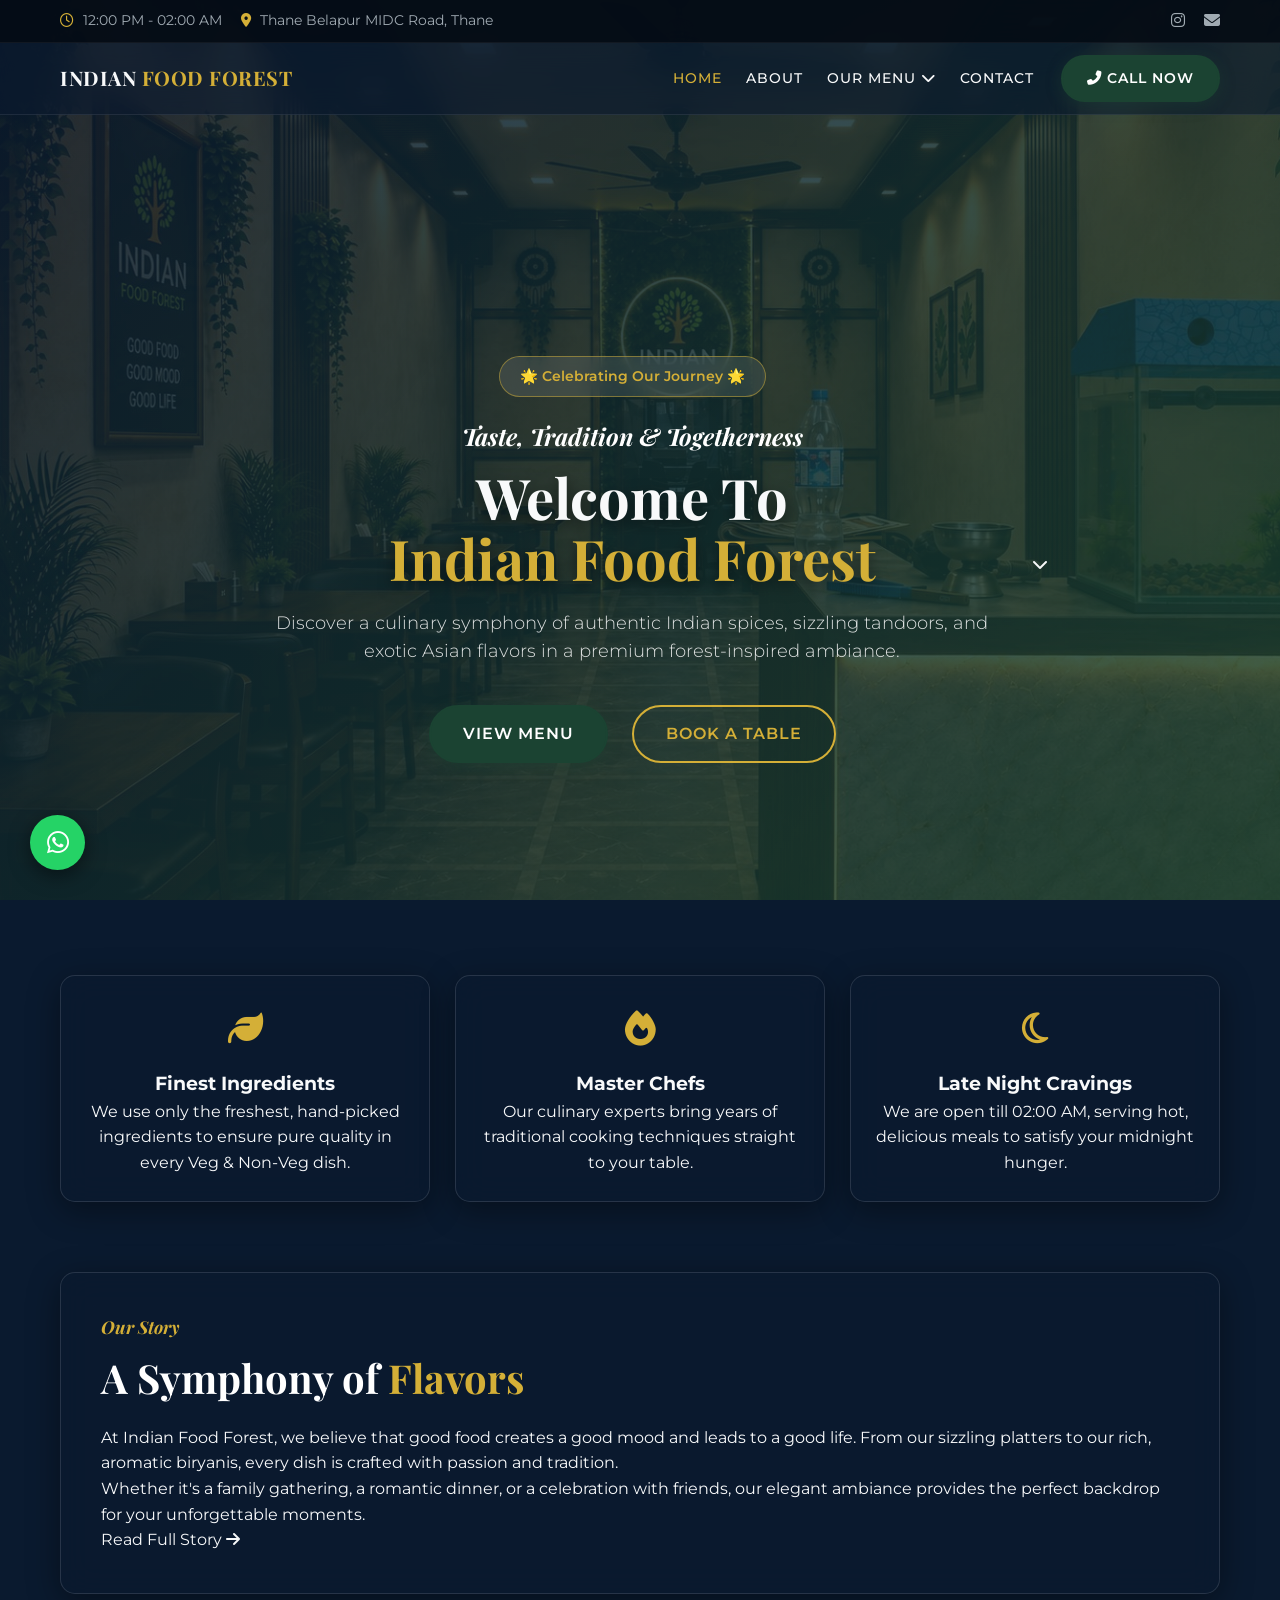
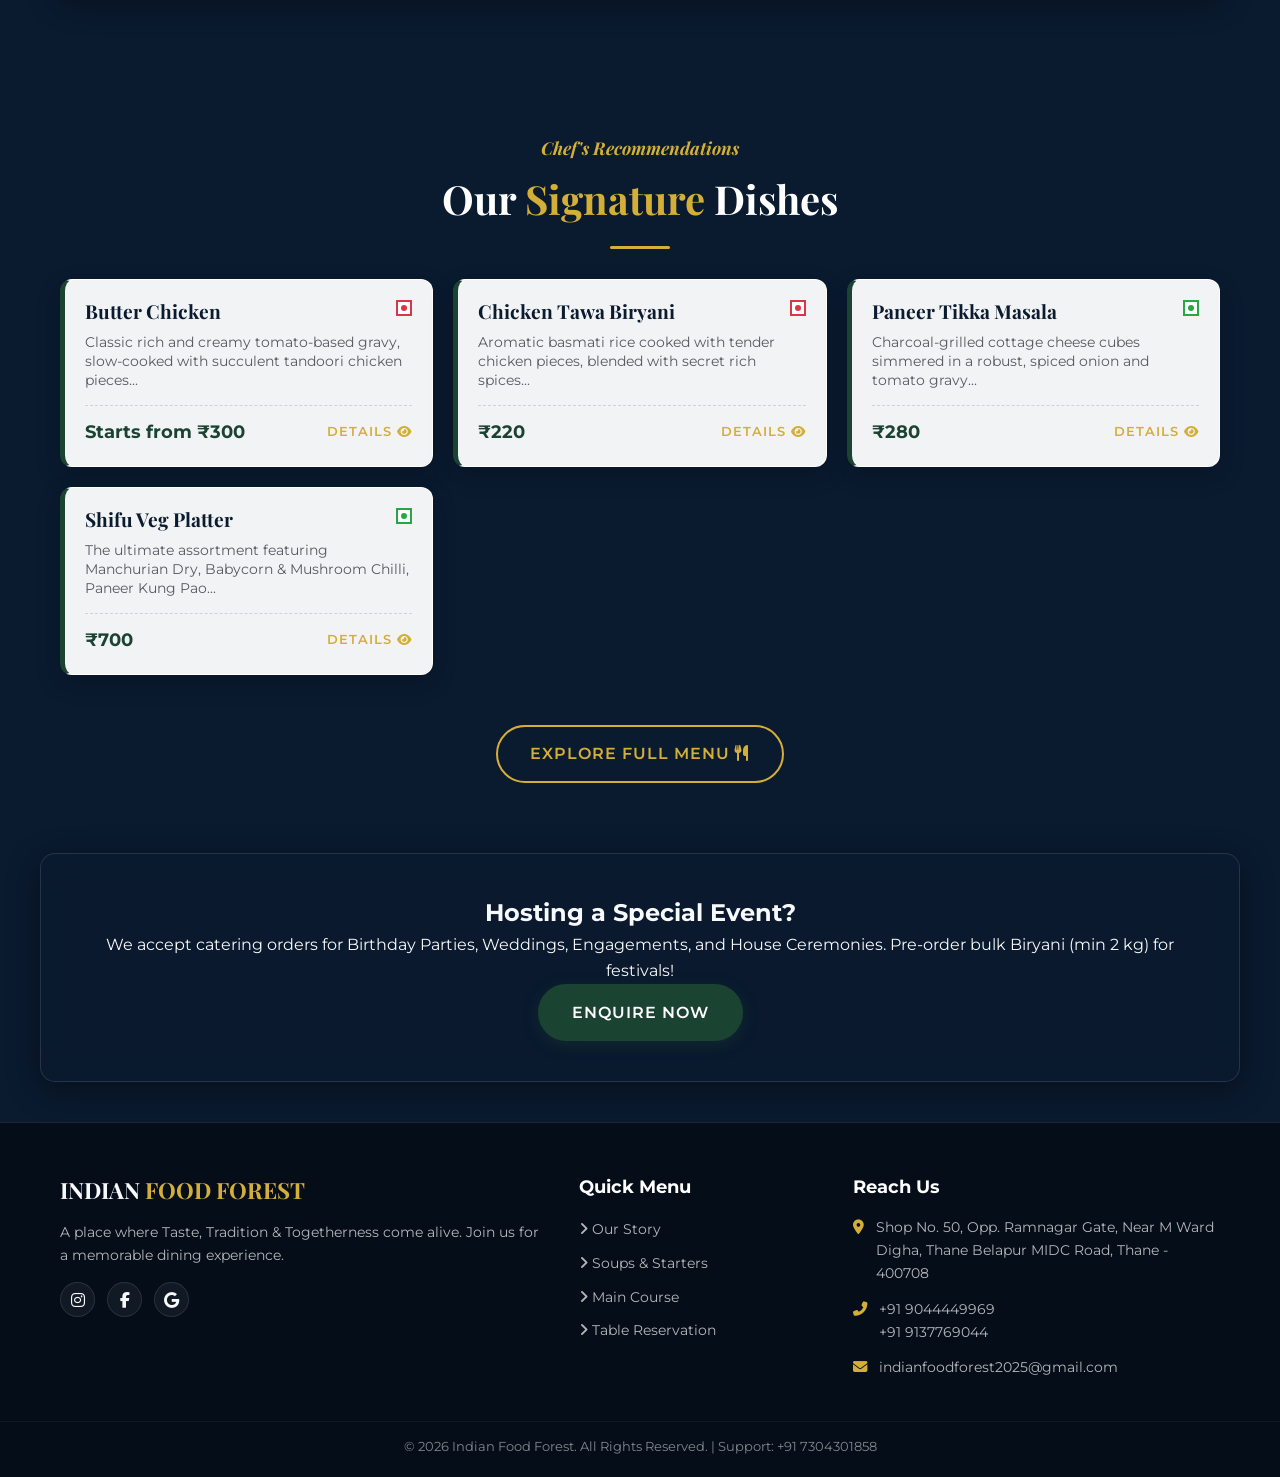
<file: index.html>
<!DOCTYPE html>
<html lang="en">
<head>
    <meta charset="UTF-8">
    <meta name="viewport" content="width=device-width, initial-scale=1.0, maximum-scale=1.0, user-scalable=no">
    <title>Indian Food Forest | Premium Fine Dining in Thane</title>
    <meta name="description" content="Experience the finest Veg & Non-Veg multi-cuisine dishes at Indian Food Forest. Taste, Tradition & Togetherness in every bite. Open till 2 AM.">
    
    <!-- Premium Google Fonts: Playfair Display (Royal Headings) & Montserrat (Clean Body Text) -->
    <link rel="preconnect" href="https://fonts.googleapis.com">
    <link rel="preconnect" href="https://fonts.gstatic.com" crossorigin>
    <link href="https://fonts.googleapis.com/css2?family=Montserrat:wght@300;400;500;600;700&family=Playfair+Display:ital,wght@0,400;0,500;0,600;0,700;1,400&display=swap" rel="stylesheet">
    
    <!-- FontAwesome for High-Quality Icons -->
    <link rel="stylesheet" href="https://cdnjs.cloudflare.com/ajax/libs/font-awesome/6.4.0/css/all.min.css">
    
    <!-- Custom CSS Link -->
    <link rel="stylesheet" href="style.css">
</head>
<body>

    <!-- PRELOADER (Premium loading screen) -->
    <div id="preloader">
        <div class="loader-logo">
            <h2>IFF</h2>
            <div class="spinner"></div>
        </div>
    </div>

    <!-- TOP INFO BAR (Navy Blue & White Theme Ready) -->
    <div class="top-bar">
        <div class="top-bar-container">
            <div class="top-bar-left">
                <span><i class="far fa-clock"></i> 12:00 PM - 02:00 AM</span>
                <span class="hide-mobile"><i class="fas fa-map-marker-alt"></i> Thane Belapur MIDC Road, Thane</span>
            </div>
            <div class="top-bar-right">
                <a href="https://www.instagram.com/indianfoodforest" target="_blank"><i class="fab fa-instagram"></i></a>
                <a href="mailto:indianfoodforest2025@gmail.com"><i class="fas fa-envelope"></i></a>
            </div>
        </div>
    </div>

    <!-- MAIN NAVIGATION (Glassmorphism Ready) -->
    <header class="navbar glass-navbar" id="navbar">
        <div class="nav-container">
            <a href="index.html" class="brand-logo">
                <span class="brand-name">INDIAN <span class="theme-accent">FOOD FOREST</span></span>
            </a>
            
            <div class="hamburger" id="hamburger">
                <span class="bar"></span>
                <span class="bar"></span>
                <span class="bar"></span>
            </div>

            <nav class="nav-links" id="nav-links">
                <ul class="menu-list">
                    <li><a href="index.html" class="active">Home</a></li>
                    <li><a href="about.html">About</a></li>
                    
                    <!-- Mega Menu Dropdown -->
                    <li class="dropdown">
                        <a href="#menu">Our Menu <i class="fas fa-chevron-down"></i></a>
                        <ul class="dropdown-menu glass-dropdown">
                            <li><a href="menu-starters.html">Soups & Starters</a></li>
                            <li><a href="menu-tandoori.html">Tandoori & Kebabs</a></li>
                            <li><a href="menu-asian.html">Asian Delights</a></li>
                            <li><a href="menu-indian.html">The Indian Kitchen</a></li>
                            <li><a href="menu-biryani.html">Rice E Dastaan (Biryani)</a></li>
                            <li><a href="menu-specials.html">Chef's Specials</a></li>
                        </ul>
                    </li>
                    
                    <li><a href="contact.html">Contact</a></li>
                </ul>
                <div class="nav-action">
                    <a href="tel:+919044449969" class="btn-primary"><i class="fas fa-phone-alt"></i> Call Now</a>
                </div>
            </nav>
        </div>
    </header>

    <!-- HERO SECTION (Interior Image & Navy Gradient Overlay Ready) -->
    <section class="hero" id="home">
        <!-- Background will be handled in CSS -->
        <div class="hero-overlay"></div>
        <div class="hero-content">
            <div class="launch-badge glass-badge">
                <span>🌟 Celebrating Our Journey 🌟</span>
            </div>
            <h3 class="hero-subtitle">Taste, Tradition & Togetherness</h3>
            <h1 class="hero-title">Welcome To<br><span class="theme-accent">Indian Food Forest</span></h1>
            <p class="hero-desc">Discover a culinary symphony of authentic Indian spices, sizzling tandoors, and exotic Asian flavors in a premium forest-inspired ambiance.</p>
            <div class="hero-btn-group">
                <a href="menu-specials.html" class="btn-primary btn-large">View Menu</a>
                <a href="contact.html" class="btn-secondary btn-large glass-btn">Book a Table</a>
            </div>
        </div>
        <a href="#features" class="scroll-down-indicator">
            <i class="fas fa-chevron-down"></i>
        </a>
    </section>

    <!-- FEATURES SECTION (Glassmorphism Cards) -->
    <section class="features" id="features">
        <div class="container">
            <div class="features-grid">
                <div class="feature-box glass-panel">
                    <div class="feature-icon"><i class="fas fa-leaf"></i></div>
                    <h3>Finest Ingredients</h3>
                    <p>We use only the freshest, hand-picked ingredients to ensure pure quality in every Veg & Non-Veg dish.</p>
                </div>
                <div class="feature-box glass-panel">
                    <div class="feature-icon"><i class="fas fa-fire"></i></div>
                    <h3>Master Chefs</h3>
                    <p>Our culinary experts bring years of traditional cooking techniques straight to your table.</p>
                </div>
                <div class="feature-box glass-panel">
                    <div class="feature-icon"><i class="far fa-moon"></i></div>
                    <h3>Late Night Cravings</h3>
                    <p>We are open till 02:00 AM, serving hot, delicious meals to satisfy your midnight hunger.</p>
                </div>
            </div>
        </div>
    </section>

    <!-- ABOUT TEASER SECTION -->
    <section class="about-teaser section-padding" id="about-teaser">
        <div class="container">
            <div class="about-flex glass-panel-large">
                <div class="about-text">
                    <h4 class="section-subtitle">Our Story</h4>
                    <h2 class="section-title">A Symphony of <span class="theme-accent">Flavors</span></h2>
                    <p>At Indian Food Forest, we believe that good food creates a good mood and leads to a good life. From our sizzling platters to our rich, aromatic biryanis, every dish is crafted with passion and tradition.</p>
                    <p>Whether it's a family gathering, a romantic dinner, or a celebration with friends, our elegant ambiance provides the perfect backdrop for your unforgettable moments.</p>
                    <a href="about.html" class="btn-link">Read Full Story <i class="fas fa-arrow-right"></i></a>
                </div>
            </div>
        </div>
    </section>

    <!-- SIGNATURE DISHES (High-End Text-Only Glassmorphism Cards) -->
    <section class="signature-dishes section-padding">
        <div class="container">
            <div class="section-header text-center glass-header">
                <h4 class="section-subtitle">Chef's Recommendations</h4>
                <h2 class="section-title">Our <span class="theme-accent">Signature</span> Dishes</h2>
                <div class="heading-divider"></div>
            </div>

            <div class="menu-grid">
                <!-- Text-Only Dish Item 1 -->
                <div class="menu-card glass-card text-only-card" onclick="openDishModal('', 'Butter Chicken', '₹300', 'Non-Veg', 'Classic rich and creamy tomato-based gravy, slow-cooked with succulent tandoori chicken pieces. A royal Indian treat.')">
                    <div class="card-content">
                        <div class="card-header">
                            <h3>Butter Chicken</h3>
                            <span class="diet-indicator non-veg"></span>
                        </div>
                        <p class="dish-short-desc">Classic rich and creamy tomato-based gravy, slow-cooked with succulent tandoori chicken pieces...</p>
                        <div class="card-footer">
                            <p class="price theme-accent">Starts from ₹300</p>
                            <span class="view-btn">Details <i class="fas fa-eye"></i></span>
                        </div>
                    </div>
                </div>

                <!-- Text-Only Dish Item 2 -->
                <div class="menu-card glass-card text-only-card" onclick="openDishModal('', 'Chicken Tawa Biryani', '₹220', 'Non-Veg', 'Aromatic basmati rice cooked with tender chicken pieces, blended with secret rich spices on a traditional tawa.')">
                    <div class="card-content">
                        <div class="card-header">
                            <h3>Chicken Tawa Biryani</h3>
                            <span class="diet-indicator non-veg"></span>
                        </div>
                        <p class="dish-short-desc">Aromatic basmati rice cooked with tender chicken pieces, blended with secret rich spices...</p>
                        <div class="card-footer">
                            <p class="price theme-accent">₹220</p>
                            <span class="view-btn">Details <i class="fas fa-eye"></i></span>
                        </div>
                    </div>
                </div>

                <!-- Text-Only Dish Item 3 -->
                <div class="menu-card glass-card text-only-card" onclick="openDishModal('', 'Paneer Tikka Masala', '₹280', 'Veg', 'Charcoal-grilled cottage cheese cubes simmered in a robust, spiced onion and tomato gravy.')">
                    <div class="card-content">
                        <div class="card-header">
                            <h3>Paneer Tikka Masala</h3>
                            <span class="diet-indicator veg"></span>
                        </div>
                        <p class="dish-short-desc">Charcoal-grilled cottage cheese cubes simmered in a robust, spiced onion and tomato gravy...</p>
                        <div class="card-footer">
                            <p class="price theme-accent">₹280</p>
                            <span class="view-btn">Details <i class="fas fa-eye"></i></span>
                        </div>
                    </div>
                </div>

                <!-- Text-Only Dish Item 4 -->
                <div class="menu-card glass-card text-only-card" onclick="openDishModal('', 'Shifu Veg Platter', '₹700', 'Veg', 'The ultimate assortment featuring Manchurian Dry, Babycorn & Mushroom Chilli, Paneer Kung Pao, Basil Paneer, and Finger Chips.')">
                    <div class="card-content">
                        <div class="card-header">
                            <h3>Shifu Veg Platter</h3>
                            <span class="diet-indicator veg"></span>
                        </div>
                        <p class="dish-short-desc">The ultimate assortment featuring Manchurian Dry, Babycorn & Mushroom Chilli, Paneer Kung Pao...</p>
                        <div class="card-footer">
                            <p class="price theme-accent">₹700</p>
                            <span class="view-btn">Details <i class="fas fa-eye"></i></span>
                        </div>
                    </div>
                </div>
            </div>

            <div class="text-center" style="margin-top: 50px;">
                <a href="menu-starters.html" class="btn-secondary btn-large glass-btn">Explore Full Menu <i class="fas fa-utensils"></i></a>
            </div>
        </div>
    </section>

    <!-- CALL TO ACTION SECTION (Glassmorphism Banner) -->
    <section class="cta-banner">
        <div class="cta-overlay"></div>
        <div class="container cta-content text-center glass-panel-large">
            <h2>Hosting a Special Event?</h2>
            <p>We accept catering orders for Birthday Parties, Weddings, Engagements, and House Ceremonies. Pre-order bulk Biryani (min 2 kg) for festivals!</p>
            <a href="contact.html" class="btn-primary btn-large">Enquire Now</a>
        </div>
    </section>

    <!-- DISH DETAIL MODAL (Glassmorphism Pop-up) -->
    <div id="dishModal" class="modal-overlay">
        <div class="modal-box glass-modal">
            <button class="modal-close"><i class="fas fa-times"></i></button>
            <div class="modal-info text-only-modal">
                <div class="modal-title-row">
                    <h2 id="modalTitle">Dish Name</h2>
                    <div id="modalDietIcon" class="diet-indicator"></div>
                </div>
                <h3 id="modalPrice" class="theme-accent">₹0</h3>
                <div class="modal-divider"></div>
                <p id="modalDesc">Dish description.</p>
                <div class="modal-footer">
                    <button class="btn-primary full-width" onclick="closeModal()">Close Window</button>
                </div>
            </div>
        </div>
    </div>

    <!-- FLOATING ACTION BUTTONS -->
    <a href="https://wa.me/919044449969?text=Hello%20Indian%20Food%20Forest,%20I%20have%20an%20enquiry!" class="floating-btn whatsapp-float glass-float" target="_blank" aria-label="WhatsApp Us">
        <i class="fab fa-whatsapp"></i>
    </a>
    <button id="backToTop" class="floating-btn back-to-top glass-float" aria-label="Back to top">
        <i class="fas fa-arrow-up"></i>
    </button>

    <!-- FOOTER SECTION (Clean & Professional) -->
    <footer class="site-footer glass-footer">
        <div class="container footer-grid">
            <div class="footer-widget about-widget">
                <h3 class="footer-logo">INDIAN <span class="theme-accent">FOOD FOREST</span></h3>
                <p>A place where Taste, Tradition & Togetherness come alive. Join us for a memorable dining experience.</p>
                <div class="social-icons">
                    <a href="https://www.instagram.com/indianfoodforest" target="_blank"><i class="fab fa-instagram"></i></a>
                    <a href="#"><i class="fab fa-facebook-f"></i></a>
                    <a href="#"><i class="fab fa-google"></i></a>
                </div>
            </div>
            
            <div class="footer-widget links-widget">
                <h4>Quick Menu</h4>
                <ul>
                    <li><a href="about.html"><i class="fas fa-angle-right"></i> Our Story</a></li>
                    <li><a href="menu-starters.html"><i class="fas fa-angle-right"></i> Soups & Starters</a></li>
                    <li><a href="menu-indian.html"><i class="fas fa-angle-right"></i> Main Course</a></li>
                    <li><a href="contact.html"><i class="fas fa-angle-right"></i> Table Reservation</a></li>
                </ul>
            </div>

            <div class="footer-widget contact-widget">
                <h4>Reach Us</h4>
                <ul class="contact-info">
                    <li>
                        <i class="fas fa-map-marker-alt"></i>
                        <span>Shop No. 50, Opp. Ramnagar Gate, Near M Ward Digha, Thane Belapur MIDC Road, Thane - 400708</span>
                    </li>
                    <li>
                        <i class="fas fa-phone-alt"></i>
                        <span>
                            <a href="tel:+919044449969">+91 9044449969</a><br>
                            <a href="tel:+919137769044">+91 9137769044</a>
                        </span>
                    </li>
                    <li>
                        <i class="fas fa-envelope"></i>
                        <a href="mailto:indianfoodforest2025@gmail.com">indianfoodforest2025@gmail.com</a>
                    </li>
                </ul>
            </div>
        </div>
        <div class="footer-bottom text-center">
            <p>&copy; 2026 Indian Food Forest. All Rights Reserved. | <a href="contact.html">Support: +91 7304301858</a></p>
        </div>
    </footer>

    <!-- LINK TO JAVASCRIPT -->
    <script src="script.js"></script>
</body>
</html>
</file>
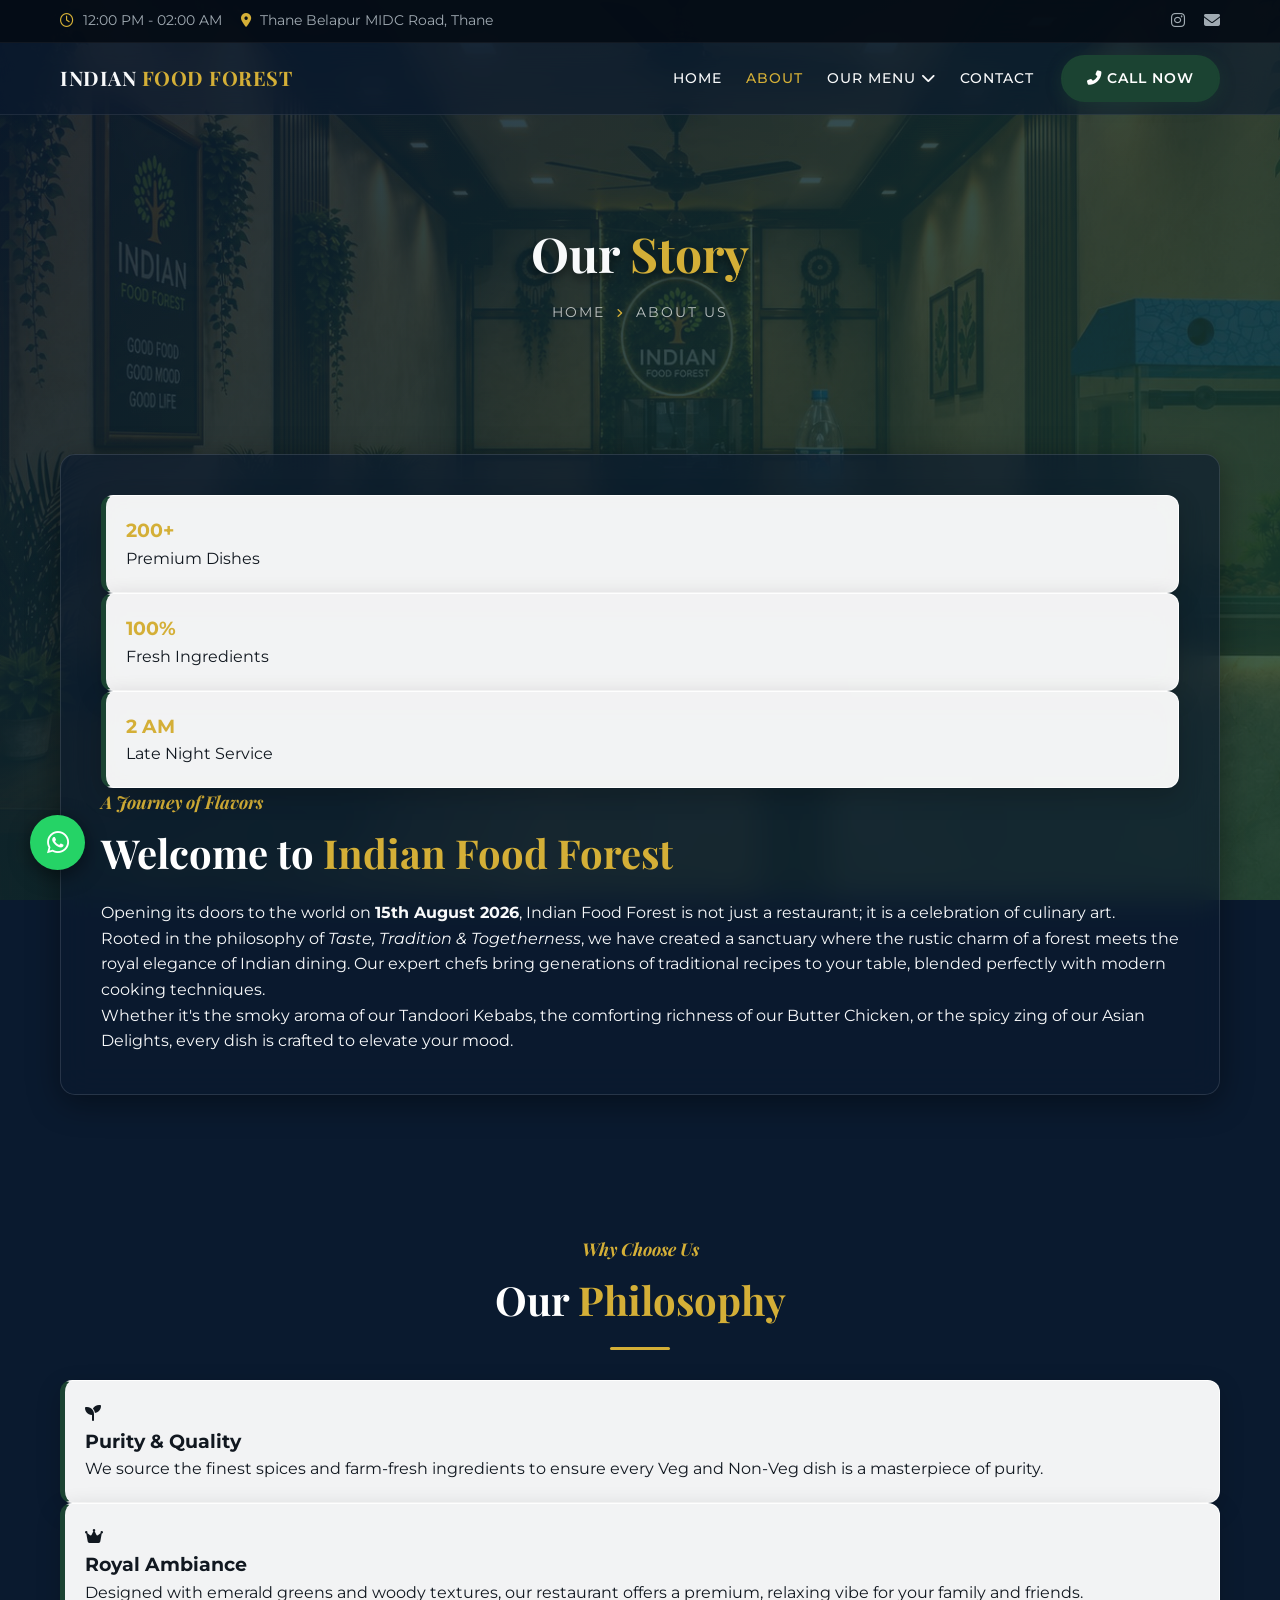
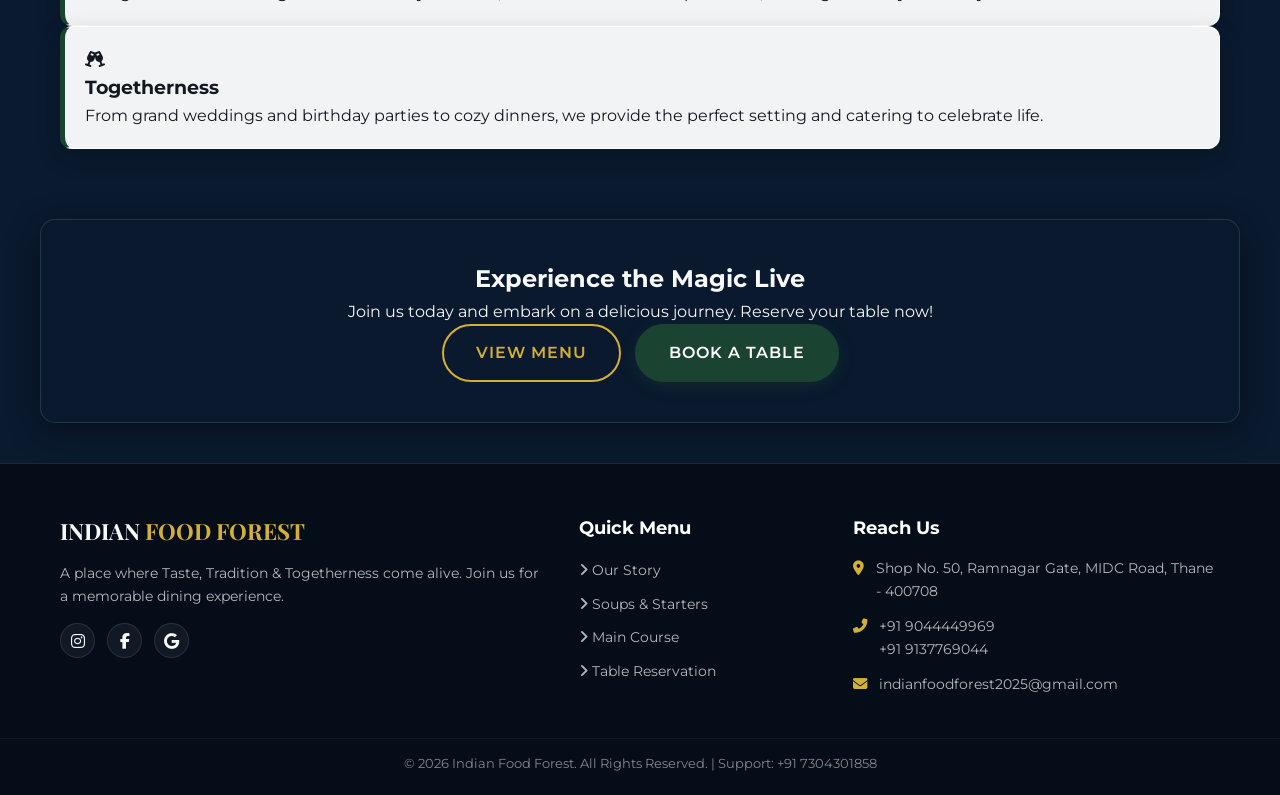
<file: about.html>
<!DOCTYPE html>
<html lang="en">
<head>
    <meta charset="UTF-8">
    <meta name="viewport" content="width=device-width, initial-scale=1.0, maximum-scale=1.0, user-scalable=no">
    <title>About Us | Indian Food Forest</title>
    <meta name="description" content="Discover the story behind Indian Food Forest. A premium dining destination in Thane serving authentic Indian and Asian multi-cuisine.">
    
    <!-- Premium Google Fonts -->
    <link rel="preconnect" href="https://fonts.googleapis.com">
    <link rel="preconnect" href="https://fonts.gstatic.com" crossorigin>
    <link href="https://fonts.googleapis.com/css2?family=Montserrat:wght@300;400;500;600;700&family=Playfair+Display:ital,wght@0,400;0,500;0,600;0,700;1,400&display=swap" rel="stylesheet">
    
    <!-- FontAwesome for Icons -->
    <link rel="stylesheet" href="https://cdnjs.cloudflare.com/ajax/libs/font-awesome/6.4.0/css/all.min.css">
    
    <!-- Custom CSS Link -->
    <link rel="stylesheet" href="style.css">
</head>
<body>

    <!-- PRELOADER -->
    <div id="preloader">
        <div class="loader-logo">
            <h2>IFF</h2>
            <div class="spinner"></div>
        </div>
    </div>

    <!-- TOP INFO BAR -->
    <div class="top-bar">
        <div class="top-bar-container">
            <div class="top-bar-left">
                <span><i class="far fa-clock"></i> 12:00 PM - 02:00 AM</span>
                <span class="hide-mobile"><i class="fas fa-map-marker-alt"></i> Thane Belapur MIDC Road, Thane</span>
            </div>
            <div class="top-bar-right">
                <a href="https://www.instagram.com/indianfoodforest" target="_blank"><i class="fab fa-instagram"></i></a>
                <a href="mailto:indianfoodforest2025@gmail.com"><i class="fas fa-envelope"></i></a>
            </div>
        </div>
    </div>

    <!-- MAIN NAVIGATION (Glassmorphism) -->
    <header class="navbar glass-navbar" id="navbar">
        <div class="nav-container">
            <a href="index.html" class="brand-logo">
                <span class="brand-name">INDIAN <span class="theme-accent">FOOD FOREST</span></span>
            </a>
            
            <div class="hamburger" id="hamburger">
                <span class="bar"></span>
                <span class="bar"></span>
                <span class="bar"></span>
            </div>

            <nav class="nav-links" id="nav-links">
                <ul class="menu-list">
                    <li><a href="index.html">Home</a></li>
                    <li><a href="about.html" class="active">About</a></li>
                    
                    <li class="dropdown">
                        <a href="#menu">Our Menu <i class="fas fa-chevron-down"></i></a>
                        <ul class="dropdown-menu glass-dropdown">
                            <li><a href="menu-starters.html">Soups & Starters</a></li>
                            <li><a href="menu-tandoori.html">Tandoori & Kebabs</a></li>
                            <li><a href="menu-asian.html">Asian Delights</a></li>
                            <li><a href="menu-indian.html">The Indian Kitchen</a></li>
                            <li><a href="menu-biryani.html">Rice E Dastaan (Biryani)</a></li>
                            <li><a href="menu-specials.html">Chef's Specials</a></li>
                        </ul>
                    </li>
                    
                    <li><a href="contact.html">Contact</a></li>
                </ul>
                <div class="nav-action">
                    <a href="tel:+919044449969" class="btn-primary"><i class="fas fa-phone-alt"></i> Call Now</a>
                </div>
            </nav>
        </div>
    </header>

    <!-- PAGE HEADER -->
    <section class="page-header about-bg">
        <div class="header-overlay"></div>
        <div class="container text-center">
            <h1 class="page-title">Our <span class="theme-accent">Story</span></h1>
            <p class="breadcrumbs"><a href="index.html">Home</a> <i class="fas fa-angle-right"></i> About Us</p>
        </div>
    </section>

    <!-- THE STORY SECTION (Glass Panel) -->
    <section class="about-main section-padding">
        <div class="container">
            <div class="about-flex glass-panel-large" style="padding: 40px; border-radius: 15px;">
                <div class="about-image-collage">
                    <!-- Removed the broken unsplash image, keeping it clean with text and stats -->
                    <div class="stat-box-container">
                        <div class="stats-row">
                            <div class="stat-box glass-card">
                                <h3 class="theme-accent">200+</h3>
                                <p>Premium Dishes</p>
                            </div>
                            <div class="stat-box glass-card">
                                <h3 class="theme-accent">100%</h3>
                                <p>Fresh Ingredients</p>
                            </div>
                            <div class="stat-box glass-card">
                                <h3 class="theme-accent">2 AM</h3>
                                <p>Late Night Service</p>
                            </div>
                        </div>
                    </div>
                </div>
                <div class="about-text">
                    <h4 class="section-subtitle">A Journey of Flavors</h4>
                    <h2 class="section-title">Welcome to <span class="theme-accent">Indian Food Forest</span></h2>
                    <p class="lead-text">Opening its doors to the world on <strong>15th August 2026</strong>, Indian Food Forest is not just a restaurant; it is a celebration of culinary art.</p>
                    <p>Rooted in the philosophy of <em>Taste, Tradition & Togetherness</em>, we have created a sanctuary where the rustic charm of a forest meets the royal elegance of Indian dining. Our expert chefs bring generations of traditional recipes to your table, blended perfectly with modern cooking techniques.</p>
                    <p>Whether it's the smoky aroma of our Tandoori Kebabs, the comforting richness of our Butter Chicken, or the spicy zing of our Asian Delights, every dish is crafted to elevate your mood.</p>
                </div>
            </div>
        </div>
    </section>

    <!-- OUR CORE VALUES -->
    <section class="core-values section-padding">
        <div class="container">
            <div class="section-header text-center glass-header">
                <h4 class="section-subtitle">Why Choose Us</h4>
                <h2 class="section-title">Our <span class="theme-accent">Philosophy</span></h2>
                <div class="heading-divider"></div>
            </div>

            <div class="values-grid">
                <div class="value-card glass-card">
                    <div class="value-icon"><i class="fas fa-seedling"></i></div>
                    <h3>Purity & Quality</h3>
                    <p>We source the finest spices and farm-fresh ingredients to ensure every Veg and Non-Veg dish is a masterpiece of purity.</p>
                </div>
                <div class="value-card glass-card">
                    <div class="value-icon"><i class="fas fa-crown"></i></div>
                    <h3>Royal Ambiance</h3>
                    <p>Designed with emerald greens and woody textures, our restaurant offers a premium, relaxing vibe for your family and friends.</p>
                </div>
                <div class="value-card glass-card">
                    <div class="value-icon"><i class="fas fa-glass-cheers"></i></div>
                    <h3>Togetherness</h3>
                    <p>From grand weddings and birthday parties to cozy dinners, we provide the perfect setting and catering to celebrate life.</p>
                </div>
            </div>
        </div>
    </section>

    <!-- CALL TO ACTION (Glassmorphism) -->
    <section class="cta-banner">
        <div class="cta-overlay"></div>
        <div class="container cta-content text-center glass-panel-large">
            <h2>Experience the Magic Live</h2>
            <p>Join us today and embark on a delicious journey. Reserve your table now!</p>
            <a href="menu-specials.html" class="btn-secondary btn-large glass-btn">View Menu</a>
            <a href="contact.html" class="btn-primary btn-large" style="margin-left: 10px;">Book a Table</a>
        </div>
    </section>

    <!-- FLOATING WHATSAPP -->
    <a href="https://wa.me/919044449969?text=Hello%20Indian%20Food%20Forest,%20I%20have%20an%20enquiry!" class="floating-btn whatsapp-float glass-float" target="_blank" aria-label="WhatsApp Us">
        <i class="fab fa-whatsapp"></i>
    </a>
    <button id="backToTop" class="floating-btn back-to-top glass-float" aria-label="Back to top">
        <i class="fas fa-arrow-up"></i>
    </button>

    <!-- FOOTER -->
    <footer class="site-footer glass-footer">
        <div class="container footer-grid">
            <div class="footer-widget about-widget">
                <h3 class="footer-logo">INDIAN <span class="theme-accent">FOOD FOREST</span></h3>
                <p>A place where Taste, Tradition & Togetherness come alive. Join us for a memorable dining experience.</p>
                <div class="social-icons">
                    <a href="https://www.instagram.com/indianfoodforest" target="_blank"><i class="fab fa-instagram"></i></a>
                    <a href="#"><i class="fab fa-facebook-f"></i></a>
                    <a href="#"><i class="fab fa-google"></i></a>
                </div>
            </div>
            
            <div class="footer-widget links-widget">
                <h4>Quick Menu</h4>
                <ul>
                    <li><a href="about.html"><i class="fas fa-angle-right"></i> Our Story</a></li>
                    <li><a href="menu-starters.html"><i class="fas fa-angle-right"></i> Soups & Starters</a></li>
                    <li><a href="menu-indian.html"><i class="fas fa-angle-right"></i> Main Course</a></li>
                    <li><a href="contact.html"><i class="fas fa-angle-right"></i> Table Reservation</a></li>
                </ul>
            </div>

            <div class="footer-widget contact-widget">
                <h4>Reach Us</h4>
                <ul class="contact-info">
                    <li>
                        <i class="fas fa-map-marker-alt"></i>
                        <span>Shop No. 50, Ramnagar Gate, MIDC Road, Thane - 400708</span>
                    </li>
                    <li>
                        <i class="fas fa-phone-alt"></i>
                        <span>
                            <a href="tel:+919044449969">+91 9044449969</a><br>
                            <a href="tel:+919137769044">+91 9137769044</a>
                        </span>
                    </li>
                    <li>
                        <i class="fas fa-envelope"></i>
                        <a href="mailto:indianfoodforest2025@gmail.com">indianfoodforest2025@gmail.com</a>
                    </li>
                </ul>
            </div>
        </div>
        <div class="footer-bottom text-center">
            <p>&copy; 2026 Indian Food Forest. All Rights Reserved. | <a href="contact.html">Support: +91 7304301858</a></p>
        </div>
    </footer>

    <!-- JS LINK -->
    <script src="script.js"></script>
</body>
</html>
</file>
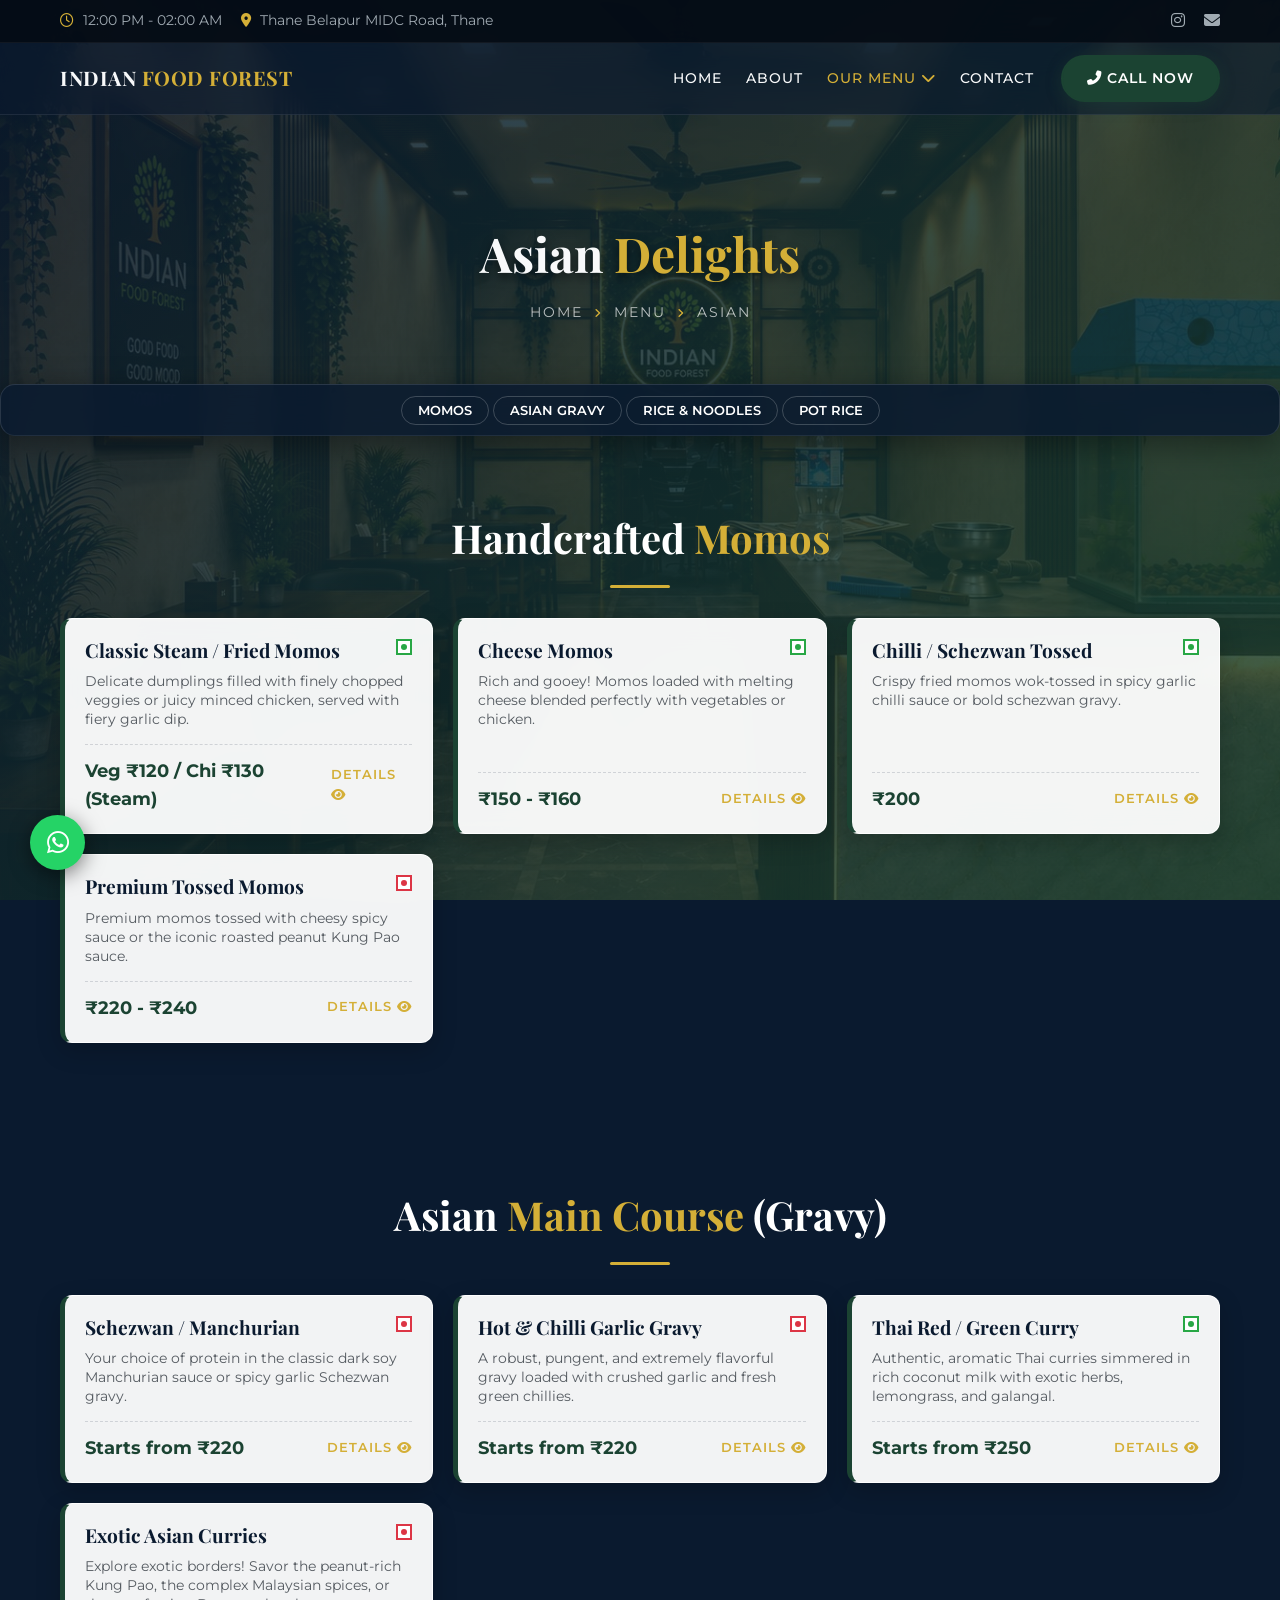
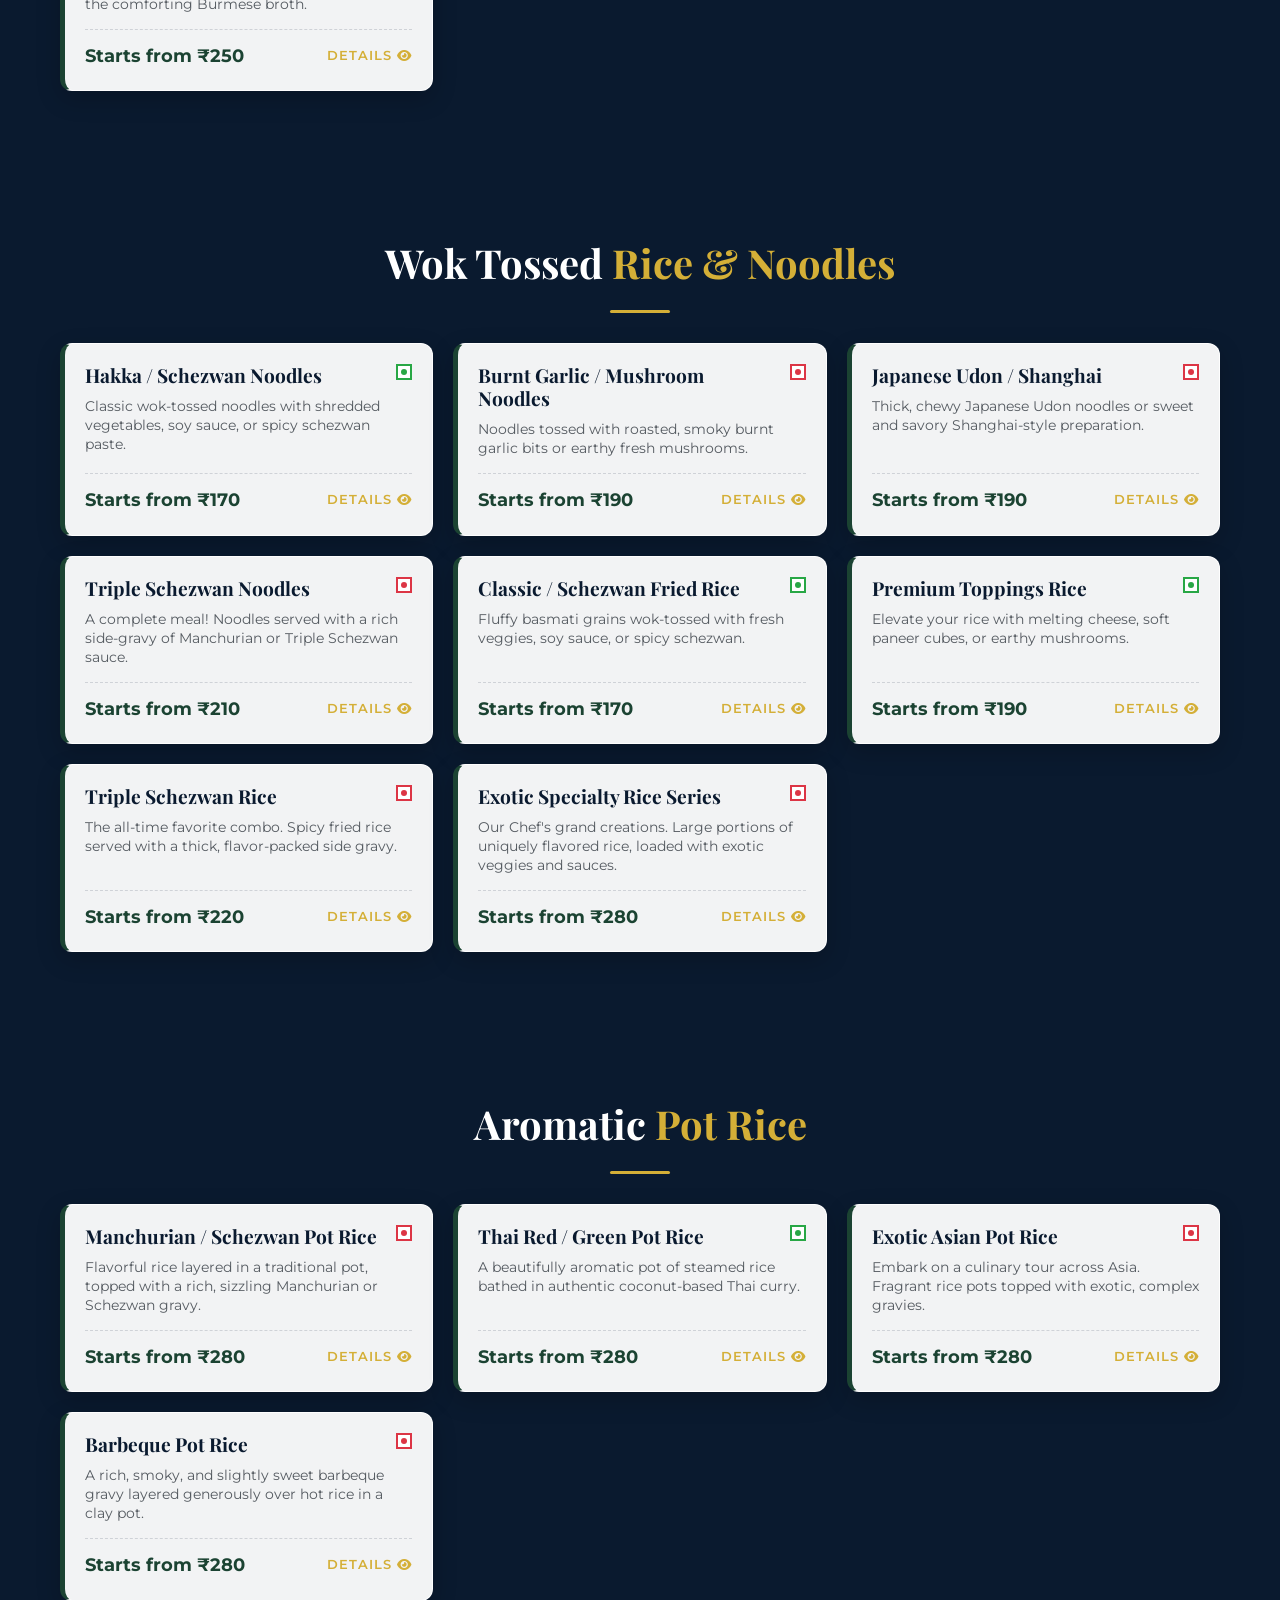
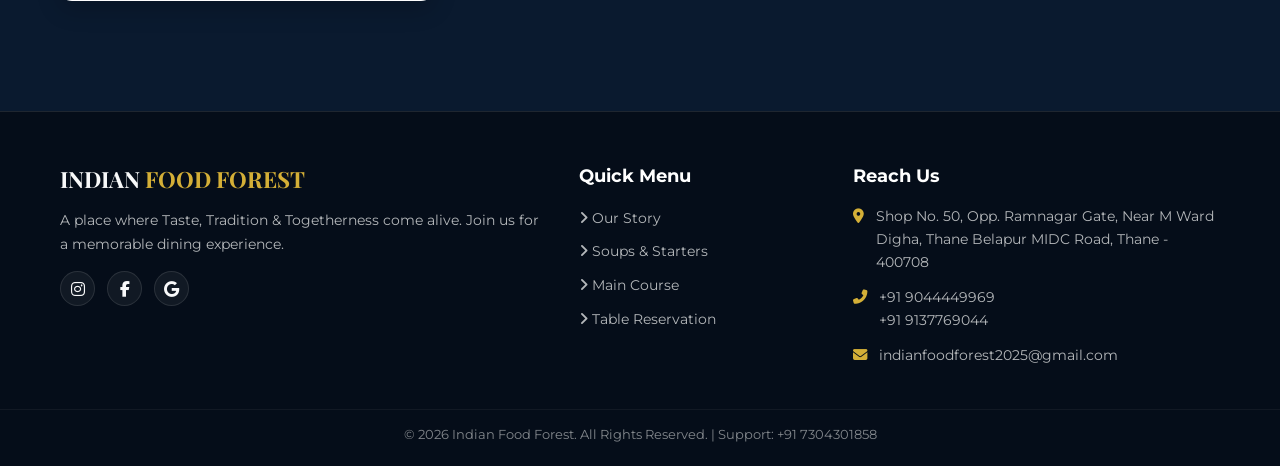
<file: menu-asian.html>
<!DOCTYPE html>
<html lang="en">
<head>
    <meta charset="UTF-8">
    <meta name="viewport" content="width=device-width, initial-scale=1.0, maximum-scale=1.0, user-scalable=no">
    <title>Asian Delights | Indian Food Forest</title>
    <meta name="description" content="Savor the finest Pan-Asian flavors. From handcrafted momos to Thai curries, wok-tossed noodles, and exotic pot rice at Indian Food Forest.">
    
    <!-- Premium Google Fonts -->
    <link rel="preconnect" href="https://fonts.googleapis.com">
    <link rel="preconnect" href="https://fonts.gstatic.com" crossorigin>
    <link href="https://fonts.googleapis.com/css2?family=Montserrat:wght@300;400;500;600;700&family=Playfair+Display:ital,wght@0,400;0,500;0,600;0,700;1,400&display=swap" rel="stylesheet">
    
    <!-- FontAwesome for Icons -->
    <link rel="stylesheet" href="https://cdnjs.cloudflare.com/ajax/libs/font-awesome/6.4.0/css/all.min.css">
    
    <!-- Custom CSS Link -->
    <link rel="stylesheet" href="style.css">
</head>
<body>

    <!-- PRELOADER -->
    <div id="preloader">
        <div class="loader-logo">
            <h2>IFF</h2>
            <div class="spinner"></div>
        </div>
    </div>

    <!-- TOP INFO BAR -->
    <div class="top-bar">
        <div class="top-bar-container">
            <div class="top-bar-left">
                <span><i class="far fa-clock"></i> 12:00 PM - 02:00 AM</span>
                <span class="hide-mobile"><i class="fas fa-map-marker-alt"></i> Thane Belapur MIDC Road, Thane</span>
            </div>
            <div class="top-bar-right">
                <a href="https://www.instagram.com/indianfoodforest" target="_blank"><i class="fab fa-instagram"></i></a>
                <a href="mailto:indianfoodforest2025@gmail.com"><i class="fas fa-envelope"></i></a>
            </div>
        </div>
    </div>

    <!-- MAIN NAVIGATION -->
    <header class="navbar glass-navbar" id="navbar">
        <div class="nav-container">
            <a href="index.html" class="brand-logo">
                <span class="brand-name">INDIAN <span class="theme-accent">FOOD FOREST</span></span>
            </a>
            
            <div class="hamburger" id="hamburger">
                <span class="bar"></span>
                <span class="bar"></span>
                <span class="bar"></span>
            </div>

            <nav class="nav-links" id="nav-links">
                <ul class="menu-list">
                    <li><a href="index.html">Home</a></li>
                    <li><a href="about.html">About</a></li>
                    
                    <li class="dropdown">
                        <a href="#menu" class="active">Our Menu <i class="fas fa-chevron-down"></i></a>
                        <ul class="dropdown-menu glass-dropdown">
                            <li><a href="menu-starters.html">Soups & Starters</a></li>
                            <li><a href="menu-tandoori.html">Tandoori & Kebabs</a></li>
                            <li><a href="menu-asian.html" class="active">Asian Delights</a></li>
                            <li><a href="menu-indian.html">The Indian Kitchen</a></li>
                            <li><a href="menu-biryani.html">Rice E Dastaan (Biryani)</a></li>
                            <li><a href="menu-specials.html">Chef's Specials</a></li>
                        </ul>
                    </li>
                    
                    <li><a href="contact.html">Contact</a></li>
                </ul>
                <div class="nav-action">
                    <a href="tel:+919044449969" class="btn-primary"><i class="fas fa-phone-alt"></i> Call Now</a>
                </div>
            </nav>
        </div>
    </header>

    <!-- PAGE HEADER -->
    <section class="page-header menu-bg">
        <div class="header-overlay"></div>
        <div class="container text-center">
            <h1 class="page-title">Asian <span class="theme-accent">Delights</span></h1>
            <p class="breadcrumbs"><a href="index.html">Home</a> <i class="fas fa-angle-right"></i> Menu <i class="fas fa-angle-right"></i> Asian</p>
        </div>
    </section>

    <!-- CATEGORY JUMP MENU -->
    <div class="category-nav glass-panel">
        <div class="container text-center">
            <a href="#momos" class="cat-btn glass-btn">Momos</a>
            <a href="#asian-gravy" class="cat-btn glass-btn">Asian Gravy</a>
            <a href="#rice-noodles" class="cat-btn glass-btn">Rice & Noodles</a>
            <a href="#pot-rice" class="cat-btn glass-btn">Pot Rice</a>
        </div>
    </div>

    <!-- MOMOS SECTION -->
    <section id="momos" class="menu-section section-padding">
        <div class="container">
            <div class="section-header text-center glass-header">
                <h2 class="section-title">Handcrafted <span class="theme-accent">Momos</span></h2>
                <div class="heading-divider"></div>
            </div>

            <div class="menu-grid">
                <div class="menu-card glass-card text-only-card" onclick="openDishModal('', 'Classic Steam / Fried Momos', 'Veg ₹120-140 / Chi ₹130-140', 'Veg/Non-Veg', 'Delicate dumplings filled with finely chopped veggies or juicy minced chicken, served with fiery garlic dip.')">
                    <div class="card-content">
                        <div class="card-header">
                            <h3>Classic Steam / Fried Momos</h3>
                            <span class="diet-indicator veg"></span>
                        </div>
                        <p class="dish-short-desc">Delicate dumplings filled with finely chopped veggies or juicy minced chicken, served with fiery garlic dip.</p>
                        <div class="card-footer">
                            <p class="price theme-accent">Veg ₹120 / Chi ₹130 (Steam)</p>
                            <span class="view-btn">Details <i class="fas fa-eye"></i></span>
                        </div>
                    </div>
                </div>

                <div class="menu-card glass-card text-only-card" onclick="openDishModal('', 'Cheese Momos (Steam/Fried)', 'Veg ₹150-160 / Chi ₹150-160', 'Veg/Non-Veg', 'Rich and gooey! Momos loaded with melting cheese blended perfectly with vegetables or chicken.')">
                    <div class="card-content">
                        <div class="card-header">
                            <h3>Cheese Momos</h3>
                            <span class="diet-indicator veg"></span>
                        </div>
                        <p class="dish-short-desc">Rich and gooey! Momos loaded with melting cheese blended perfectly with vegetables or chicken.</p>
                        <div class="card-footer">
                            <p class="price theme-accent">₹150 - ₹160</p>
                            <span class="view-btn">Details <i class="fas fa-eye"></i></span>
                        </div>
                    </div>
                </div>

                <div class="menu-card glass-card text-only-card" onclick="openDishModal('', 'Chilli / Schezwan Tossed Momos', 'Veg ₹200 / Chi ₹200', 'Veg/Non-Veg', 'Crispy fried momos wok-tossed in spicy garlic chilli sauce or bold schezwan gravy.')">
                    <div class="card-content">
                        <div class="card-header">
                            <h3>Chilli / Schezwan Tossed</h3>
                            <span class="diet-indicator veg"></span>
                        </div>
                        <p class="dish-short-desc">Crispy fried momos wok-tossed in spicy garlic chilli sauce or bold schezwan gravy.</p>
                        <div class="card-footer">
                            <p class="price theme-accent">₹200</p>
                            <span class="view-btn">Details <i class="fas fa-eye"></i></span>
                        </div>
                    </div>
                </div>

                <div class="menu-card glass-card text-only-card" onclick="openDishModal('', 'Cheese Chilli / Kung Pao Tossed', 'Veg ₹220-240 / Chi ₹220-240', 'Veg/Non-Veg', 'Premium momos tossed with cheesy spicy sauce or the iconic roasted peanut Kung Pao sauce.')">
                    <div class="card-content">
                        <div class="card-header">
                            <h3>Premium Tossed Momos</h3>
                            <span class="diet-indicator non-veg"></span>
                        </div>
                        <p class="dish-short-desc">Premium momos tossed with cheesy spicy sauce or the iconic roasted peanut Kung Pao sauce.</p>
                        <div class="card-footer">
                            <p class="price theme-accent">₹220 - ₹240</p>
                            <span class="view-btn">Details <i class="fas fa-eye"></i></span>
                        </div>
                    </div>
                </div>
            </div>
        </div>
    </section>

    <!-- ASIAN MAIN COURSE (GRAVY) SECTION -->
    <section id="asian-gravy" class="menu-section section-padding">
        <div class="container">
            <div class="section-header text-center glass-header">
                <h2 class="section-title">Asian <span class="theme-accent">Main Course</span> (Gravy)</h2>
                <div class="heading-divider"></div>
            </div>

            <div class="menu-grid">
                <div class="menu-card glass-card text-only-card" onclick="openDishModal('', 'Schezwan / Manchurian Gravy', 'Veg ₹220 / Chi ₹250 / Seafood ₹300', 'Veg/Non-Veg', 'Your choice of protein in the classic dark soy Manchurian sauce or spicy garlic Schezwan gravy.')">
                    <div class="card-content">
                        <div class="card-header">
                            <h3>Schezwan / Manchurian</h3>
                            <span class="diet-indicator non-veg"></span>
                        </div>
                        <p class="dish-short-desc">Your choice of protein in the classic dark soy Manchurian sauce or spicy garlic Schezwan gravy.</p>
                        <div class="card-footer">
                            <p class="price theme-accent">Starts from ₹220</p>
                            <span class="view-btn">Details <i class="fas fa-eye"></i></span>
                        </div>
                    </div>
                </div>

                <div class="menu-card glass-card text-only-card" onclick="openDishModal('', 'Hot Garlic / Chilli Garlic Gravy', 'Veg ₹220 / Chi ₹250 / Seafood ₹300', 'Veg/Non-Veg', 'A robust, pungent, and extremely flavorful gravy loaded with crushed garlic and fresh green chillies.')">
                    <div class="card-content">
                        <div class="card-header">
                            <h3>Hot & Chilli Garlic Gravy</h3>
                            <span class="diet-indicator non-veg"></span>
                        </div>
                        <p class="dish-short-desc">A robust, pungent, and extremely flavorful gravy loaded with crushed garlic and fresh green chillies.</p>
                        <div class="card-footer">
                            <p class="price theme-accent">Starts from ₹220</p>
                            <span class="view-btn">Details <i class="fas fa-eye"></i></span>
                        </div>
                    </div>
                </div>

                <div class="menu-card glass-card text-only-card" onclick="openDishModal('', 'Thai Red / Green Curry', 'Veg ₹250 / Chi ₹300 / Seafood ₹350', 'Veg/Non-Veg', 'Authentic, aromatic Thai curries simmered in rich coconut milk with exotic herbs, lemongrass, and galangal.')">
                    <div class="card-content">
                        <div class="card-header">
                            <h3>Thai Red / Green Curry</h3>
                            <span class="diet-indicator veg"></span>
                        </div>
                        <p class="dish-short-desc">Authentic, aromatic Thai curries simmered in rich coconut milk with exotic herbs, lemongrass, and galangal.</p>
                        <div class="card-footer">
                            <p class="price theme-accent">Starts from ₹250</p>
                            <span class="view-btn">Details <i class="fas fa-eye"></i></span>
                        </div>
                    </div>
                </div>

                <div class="menu-card glass-card text-only-card" onclick="openDishModal('', 'Kung Pao / Malaysian / Burmese Curry', 'Veg ₹250 / Chi ₹300 / Seafood ₹350', 'Veg/Non-Veg', 'Explore exotic borders! Savor the peanut-rich Kung Pao, the complex Malaysian spices, or the comforting Burmese broth.')">
                    <div class="card-content">
                        <div class="card-header">
                            <h3>Exotic Asian Curries</h3>
                            <span class="diet-indicator non-veg"></span>
                        </div>
                        <p class="dish-short-desc">Explore exotic borders! Savor the peanut-rich Kung Pao, the complex Malaysian spices, or the comforting Burmese broth.</p>
                        <div class="card-footer">
                            <p class="price theme-accent">Starts from ₹250</p>
                            <span class="view-btn">Details <i class="fas fa-eye"></i></span>
                        </div>
                    </div>
                </div>
            </div>
        </div>
    </section>

    <!-- RICE & NOODLES SECTION -->
    <section id="rice-noodles" class="menu-section section-padding">
        <div class="container">
            <div class="section-header text-center glass-header">
                <h2 class="section-title">Wok Tossed <span class="theme-accent">Rice & Noodles</span></h2>
                <div class="heading-divider"></div>
            </div>

            <div class="menu-grid">
                <!-- Noodles -->
                <div class="menu-card glass-card text-only-card" onclick="openDishModal('', 'Hakka / Schezwan Noodles', 'Veg ₹170-180 / Chi ₹190-200', 'Veg/Non-Veg', 'Classic wok-tossed noodles with shredded vegetables, soy sauce, or spicy schezwan paste.')">
                    <div class="card-content">
                        <div class="card-header">
                            <h3>Hakka / Schezwan Noodles</h3>
                            <span class="diet-indicator veg"></span>
                        </div>
                        <p class="dish-short-desc">Classic wok-tossed noodles with shredded vegetables, soy sauce, or spicy schezwan paste.</p>
                        <div class="card-footer">
                            <p class="price theme-accent">Starts from ₹170</p>
                            <span class="view-btn">Details <i class="fas fa-eye"></i></span>
                        </div>
                    </div>
                </div>

                <div class="menu-card glass-card text-only-card" onclick="openDishModal('', 'Burnt Garlic / Mushroom Noodles', 'Veg ₹190-200 / Chi ₹200-210', 'Veg/Non-Veg', 'Noodles tossed with roasted, smoky burnt garlic bits or earthy fresh mushrooms.')">
                    <div class="card-content">
                        <div class="card-header">
                            <h3>Burnt Garlic / Mushroom Noodles</h3>
                            <span class="diet-indicator non-veg"></span>
                        </div>
                        <p class="dish-short-desc">Noodles tossed with roasted, smoky burnt garlic bits or earthy fresh mushrooms.</p>
                        <div class="card-footer">
                            <p class="price theme-accent">Starts from ₹190</p>
                            <span class="view-btn">Details <i class="fas fa-eye"></i></span>
                        </div>
                    </div>
                </div>

                <div class="menu-card glass-card text-only-card" onclick="openDishModal('', 'Japanese Udon / Shanghai Noodles', 'Veg ₹190 / Chi ₹210', 'Veg/Non-Veg', 'Thick, chewy Japanese Udon noodles or sweet and savory Shanghai-style preparation.')">
                    <div class="card-content">
                        <div class="card-header">
                            <h3>Japanese Udon / Shanghai</h3>
                            <span class="diet-indicator non-veg"></span>
                        </div>
                        <p class="dish-short-desc">Thick, chewy Japanese Udon noodles or sweet and savory Shanghai-style preparation.</p>
                        <div class="card-footer">
                            <p class="price theme-accent">Starts from ₹190</p>
                            <span class="view-btn">Details <i class="fas fa-eye"></i></span>
                        </div>
                    </div>
                </div>

                <div class="menu-card glass-card text-only-card" onclick="openDishModal('', 'Manchurian / Triple Schezwan Noodles', 'Veg ₹210-220 / Chi ₹240', 'Veg/Non-Veg', 'A complete meal! Noodles served with a rich side-gravy of Manchurian or Triple Schezwan sauce with a fried egg (in non-veg).')">
                    <div class="card-content">
                        <div class="card-header">
                            <h3>Triple Schezwan Noodles</h3>
                            <span class="diet-indicator non-veg"></span>
                        </div>
                        <p class="dish-short-desc">A complete meal! Noodles served with a rich side-gravy of Manchurian or Triple Schezwan sauce.</p>
                        <div class="card-footer">
                            <p class="price theme-accent">Starts from ₹210</p>
                            <span class="view-btn">Details <i class="fas fa-eye"></i></span>
                        </div>
                    </div>
                </div>

                <!-- Rice -->
                <div class="menu-card glass-card text-only-card" onclick="openDishModal('', 'Classic / Schezwan Fried Rice', 'Veg ₹170-180 / Chi ₹190-200', 'Veg/Non-Veg', 'Fluffy basmati grains wok-tossed with fresh veggies, soy sauce, or spicy schezwan.')">
                    <div class="card-content">
                        <div class="card-header">
                            <h3>Classic / Schezwan Fried Rice</h3>
                            <span class="diet-indicator veg"></span>
                        </div>
                        <p class="dish-short-desc">Fluffy basmati grains wok-tossed with fresh veggies, soy sauce, or spicy schezwan.</p>
                        <div class="card-footer">
                            <p class="price theme-accent">Starts from ₹170</p>
                            <span class="view-btn">Details <i class="fas fa-eye"></i></span>
                        </div>
                    </div>
                </div>

                <div class="menu-card glass-card text-only-card" onclick="openDishModal('', 'Cheese / Paneer / Mushroom Rice', 'Veg ₹190-220 / Chi ₹210-240', 'Veg/Non-Veg', 'Elevate your rice with melting cheese, soft paneer cubes, or earthy mushrooms.')">
                    <div class="card-content">
                        <div class="card-header">
                            <h3>Premium Toppings Rice</h3>
                            <span class="diet-indicator veg"></span>
                        </div>
                        <p class="dish-short-desc">Elevate your rice with melting cheese, soft paneer cubes, or earthy mushrooms.</p>
                        <div class="card-footer">
                            <p class="price theme-accent">Starts from ₹190</p>
                            <span class="view-btn">Details <i class="fas fa-eye"></i></span>
                        </div>
                    </div>
                </div>

                <div class="menu-card glass-card text-only-card" onclick="openDishModal('', 'Triple Schezwan / Manchurian Rice', 'Veg ₹220 / Chi ₹240', 'Veg/Non-Veg', 'The all-time favorite combo. Spicy fried rice served with a thick, flavor-packed side gravy.')">
                    <div class="card-content">
                        <div class="card-header">
                            <h3>Triple Schezwan Rice</h3>
                            <span class="diet-indicator non-veg"></span>
                        </div>
                        <p class="dish-short-desc">The all-time favorite combo. Spicy fried rice served with a thick, flavor-packed side gravy.</p>
                        <div class="card-footer">
                            <p class="price theme-accent">Starts from ₹220</p>
                            <span class="view-btn">Details <i class="fas fa-eye"></i></span>
                        </div>
                    </div>
                </div>

                <div class="menu-card glass-card text-only-card" onclick="openDishModal('', 'Specialty Rice: 1000 / Chopper / Boxer / Sherpa', 'Veg ₹280-300 / Chi ₹300-310', 'Veg/Non-Veg', 'Our Chef\'s grand creations. Large portions of uniquely flavored rice, loaded with exotic veggies, sauces, and premium meats.')">
                    <div class="card-content">
                        <div class="card-header">
                            <h3>Exotic Specialty Rice Series</h3>
                            <span class="diet-indicator non-veg"></span>
                        </div>
                        <p class="dish-short-desc">Our Chef's grand creations. Large portions of uniquely flavored rice, loaded with exotic veggies and sauces.</p>
                        <div class="card-footer">
                            <p class="price theme-accent">Starts from ₹280</p>
                            <span class="view-btn">Details <i class="fas fa-eye"></i></span>
                        </div>
                    </div>
                </div>
            </div>
        </div>
    </section>

    <!-- POT RICE SECTION -->
    <section id="pot-rice" class="menu-section section-padding">
        <div class="container">
            <div class="section-header text-center glass-header">
                <h2 class="section-title">Aromatic <span class="theme-accent">Pot Rice</span></h2>
                <div class="heading-divider"></div>
            </div>

            <div class="menu-grid">
                <div class="menu-card glass-card text-only-card" onclick="openDishModal('', 'Manchurian / Schezwan Pot Rice', 'Veg ₹280 / Chi ₹300 / Seafood ₹350', 'Veg/Non-Veg', 'Flavorful rice layered in a traditional pot, topped with a rich, sizzling Manchurian or Schezwan gravy.')">
                    <div class="card-content">
                        <div class="card-header">
                            <h3>Manchurian / Schezwan Pot Rice</h3>
                            <span class="diet-indicator non-veg"></span>
                        </div>
                        <p class="dish-short-desc">Flavorful rice layered in a traditional pot, topped with a rich, sizzling Manchurian or Schezwan gravy.</p>
                        <div class="card-footer">
                            <p class="price theme-accent">Starts from ₹280</p>
                            <span class="view-btn">Details <i class="fas fa-eye"></i></span>
                        </div>
                    </div>
                </div>

                <div class="menu-card glass-card text-only-card" onclick="openDishModal('', 'Thai Red / Green Pot Rice', 'Veg ₹280 / Chi ₹300 / Seafood ₹350', 'Veg/Non-Veg', 'A beautifully aromatic pot of steamed rice bathed in authentic coconut-based Thai curry.')">
                    <div class="card-content">
                        <div class="card-header">
                            <h3>Thai Red / Green Pot Rice</h3>
                            <span class="diet-indicator veg"></span>
                        </div>
                        <p class="dish-short-desc">A beautifully aromatic pot of steamed rice bathed in authentic coconut-based Thai curry.</p>
                        <div class="card-footer">
                            <p class="price theme-accent">Starts from ₹280</p>
                            <span class="view-btn">Details <i class="fas fa-eye"></i></span>
                        </div>
                    </div>
                </div>

                <div class="menu-card glass-card text-only-card" onclick="openDishModal('', 'Hunan / Malaysian / Burmese Pot Rice', 'Veg ₹280 / Chi ₹300 / Seafood ₹350', 'Veg/Non-Veg', 'Embark on a culinary tour across Asia. Fragrant rice pots topped with exotic, complex gravies.')">
                    <div class="card-content">
                        <div class="card-header">
                            <h3>Exotic Asian Pot Rice</h3>
                            <span class="diet-indicator non-veg"></span>
                        </div>
                        <p class="dish-short-desc">Embark on a culinary tour across Asia. Fragrant rice pots topped with exotic, complex gravies.</p>
                        <div class="card-footer">
                            <p class="price theme-accent">Starts from ₹280</p>
                            <span class="view-btn">Details <i class="fas fa-eye"></i></span>
                        </div>
                    </div>
                </div>

                <div class="menu-card glass-card text-only-card" onclick="openDishModal('', 'Barbeque Pot Rice', 'Veg ₹280 / Chi ₹300 / Seafood ₹350', 'Veg/Non-Veg', 'A rich, smoky, and slightly sweet barbeque gravy layered generously over hot rice in a clay pot.')">
                    <div class="card-content">
                        <div class="card-header">
                            <h3>Barbeque Pot Rice</h3>
                            <span class="diet-indicator non-veg"></span>
                        </div>
                        <p class="dish-short-desc">A rich, smoky, and slightly sweet barbeque gravy layered generously over hot rice in a clay pot.</p>
                        <div class="card-footer">
                            <p class="price theme-accent">Starts from ₹280</p>
                            <span class="view-btn">Details <i class="fas fa-eye"></i></span>
                        </div>
                    </div>
                </div>
            </div>
        </div>
    </section>

    <!-- DISH DETAIL MODAL (Glassmorphism Pop-up) -->
    <div id="dishModal" class="modal-overlay">
        <div class="modal-box glass-modal">
            <button class="modal-close"><i class="fas fa-times"></i></button>
            <div class="modal-info text-only-modal">
                <div class="modal-title-row">
                    <h2 id="modalTitle">Dish Name</h2>
                    <div id="modalDietIcon" class="diet-indicator"></div>
                </div>
                <h3 id="modalPrice" class="theme-accent">₹0</h3>
                <div class="modal-divider"></div>
                <p id="modalDesc">Dish description.</p>
                <div class="modal-footer">
                    <button class="btn-primary full-width" onclick="closeModal()">Close Window</button>
                </div>
            </div>
        </div>
    </div>

    <!-- FLOATING ACTION BUTTONS -->
    <a href="https://wa.me/919044449969?text=Hello%20Indian%20Food%20Forest,%20I%20have%20an%20enquiry!" class="floating-btn whatsapp-float glass-float" target="_blank" aria-label="WhatsApp Us">
        <i class="fab fa-whatsapp"></i>
    </a>
    <button id="backToTop" class="floating-btn back-to-top glass-float" aria-label="Back to top">
        <i class="fas fa-arrow-up"></i>
    </button>

    <!-- FOOTER SECTION (Clean & Professional) -->
    <footer class="site-footer glass-footer">
        <div class="container footer-grid">
            <div class="footer-widget about-widget">
                <h3 class="footer-logo">INDIAN <span class="theme-accent">FOOD FOREST</span></h3>
                <p>A place where Taste, Tradition & Togetherness come alive. Join us for a memorable dining experience.</p>
                <div class="social-icons">
                    <a href="https://www.instagram.com/indianfoodforest" target="_blank"><i class="fab fa-instagram"></i></a>
                    <a href="#"><i class="fab fa-facebook-f"></i></a>
                    <a href="#"><i class="fab fa-google"></i></a>
                </div>
            </div>
            
            <div class="footer-widget links-widget">
                <h4>Quick Menu</h4>
                <ul>
                    <li><a href="about.html"><i class="fas fa-angle-right"></i> Our Story</a></li>
                    <li><a href="menu-starters.html"><i class="fas fa-angle-right"></i> Soups & Starters</a></li>
                    <li><a href="menu-indian.html"><i class="fas fa-angle-right"></i> Main Course</a></li>
                    <li><a href="contact.html"><i class="fas fa-angle-right"></i> Table Reservation</a></li>
                </ul>
            </div>

            <div class="footer-widget contact-widget">
                <h4>Reach Us</h4>
                <ul class="contact-info">
                    <li>
                        <i class="fas fa-map-marker-alt"></i>
                        <span>Shop No. 50, Opp. Ramnagar Gate, Near M Ward Digha, Thane Belapur MIDC Road, Thane - 400708</span>
                    </li>
                    <li>
                        <i class="fas fa-phone-alt"></i>
                        <span>
                            <a href="tel:+919044449969">+91 9044449969</a><br>
                            <a href="tel:+919137769044">+91 9137769044</a>
                        </span>
                    </li>
                    <li>
                        <i class="fas fa-envelope"></i>
                        <a href="mailto:indianfoodforest2025@gmail.com">indianfoodforest2025@gmail.com</a>
                    </li>
                </ul>
            </div>
        </div>
        <div class="footer-bottom text-center">
            <p>&copy; 2026 Indian Food Forest. All Rights Reserved. | <a href="contact.html">Support: +91 7304301858</a></p>
        </div>
    </footer>

    <!-- LINK TO JAVASCRIPT -->
    <script src="script.js"></script>
</body>
</html>
</file>
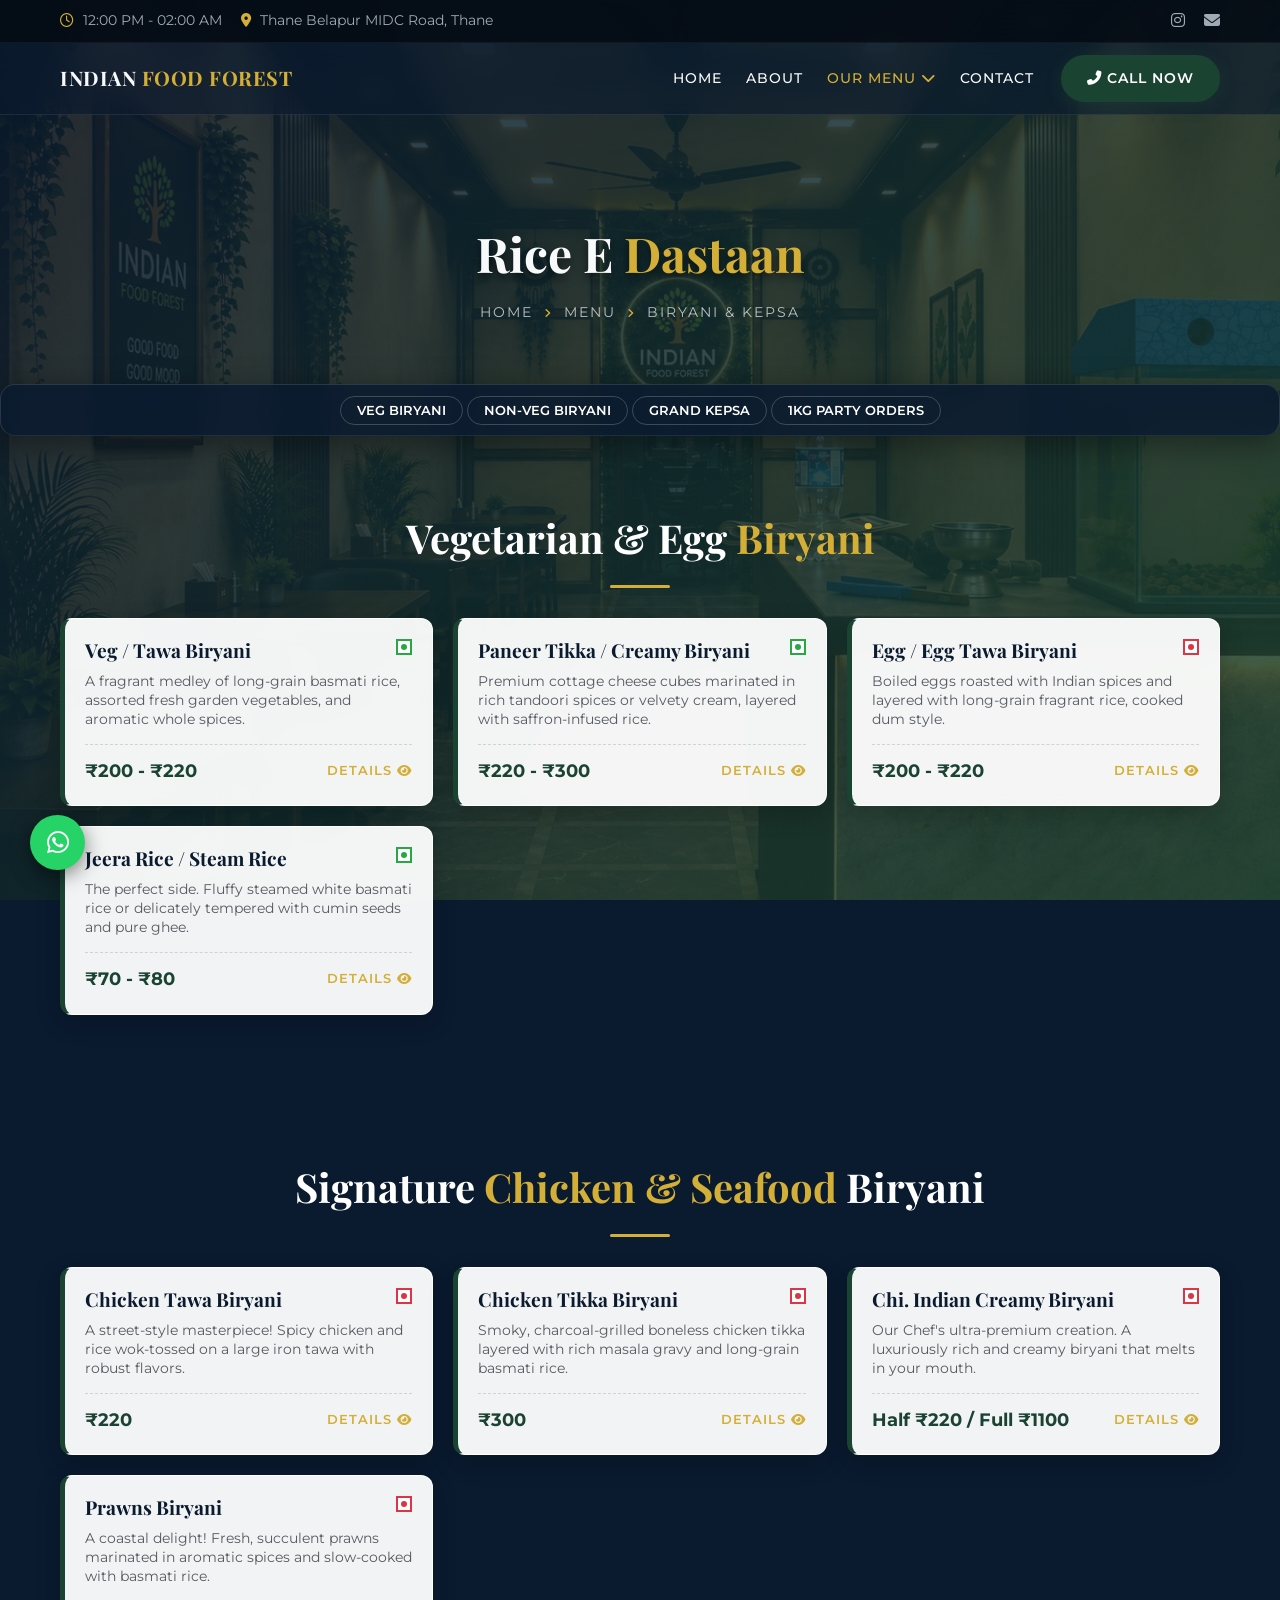
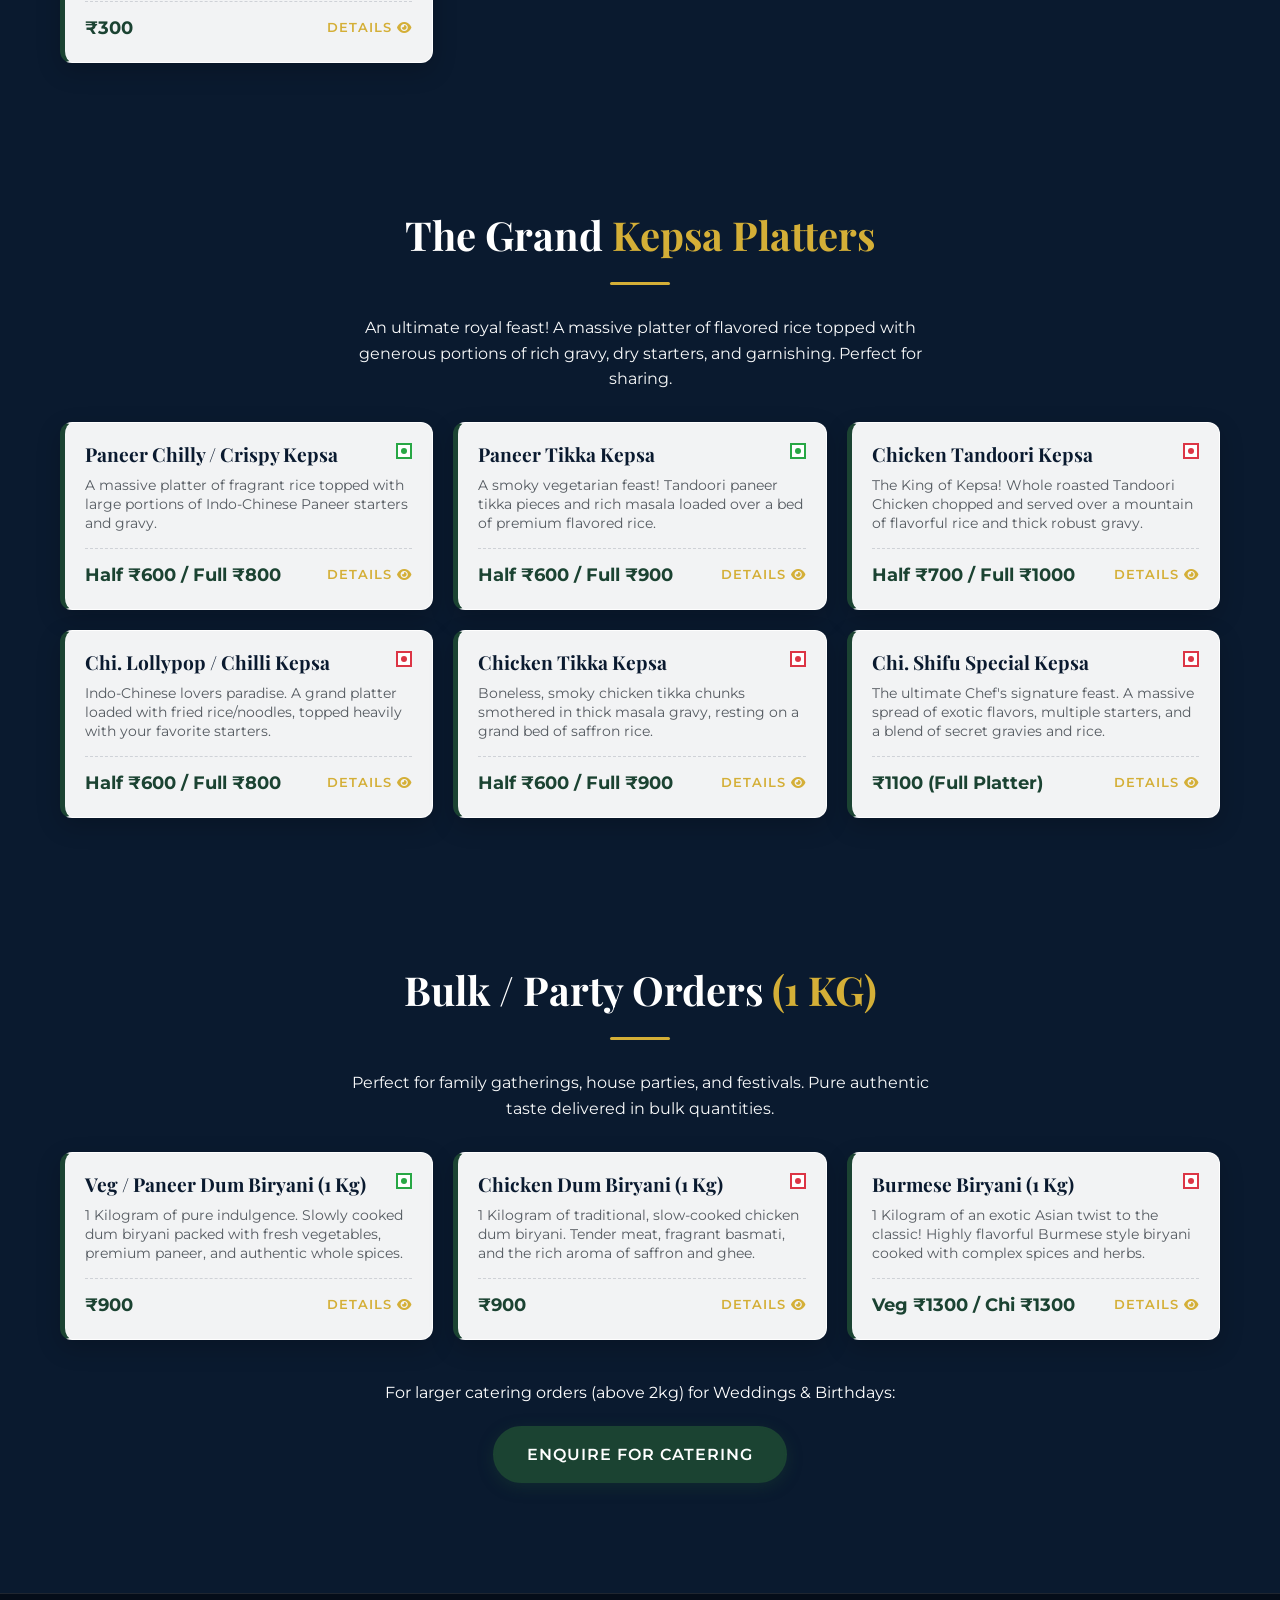
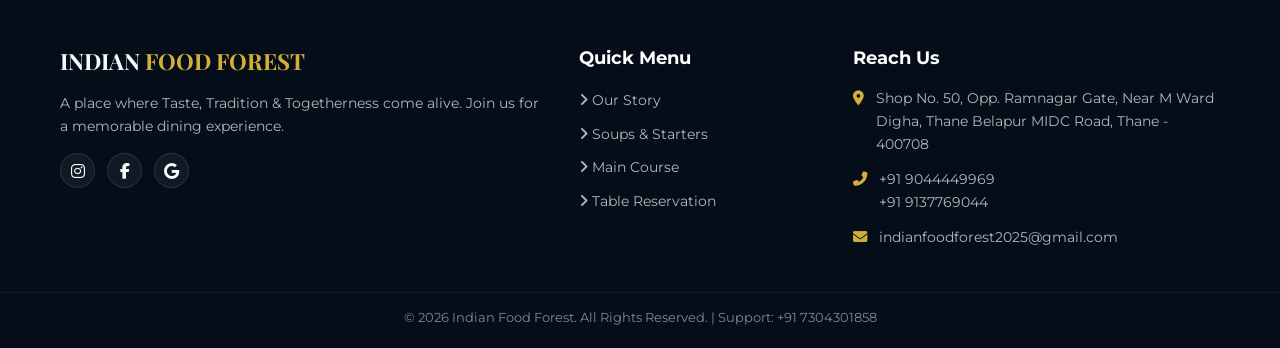
<file: menu-biryani.html>
<!DOCTYPE html>
<html lang="en">
<head>
    <meta charset="UTF-8">
    <meta name="viewport" content="width=device-width, initial-scale=1.0, maximum-scale=1.0, user-scalable=no">
    <title>Rice E Dastaan (Biryani) | Indian Food Forest</title>
    <meta name="description" content="Experience the royal Rice E Dastaan. Premium Biryanis, Grand Kepsa Platters, and Bulk Party Orders at Indian Food Forest, Thane.">
    
    <!-- Premium Google Fonts -->
    <link rel="preconnect" href="https://fonts.googleapis.com">
    <link rel="preconnect" href="https://fonts.gstatic.com" crossorigin>
    <link href="https://fonts.googleapis.com/css2?family=Montserrat:wght@300;400;500;600;700&family=Playfair+Display:ital,wght@0,400;0,500;0,600;0,700;1,400&display=swap" rel="stylesheet">
    
    <!-- FontAwesome for Icons -->
    <link rel="stylesheet" href="https://cdnjs.cloudflare.com/ajax/libs/font-awesome/6.4.0/css/all.min.css">
    
    <!-- Custom CSS Link -->
    <link rel="stylesheet" href="style.css">
</head>
<body>

    <!-- PRELOADER -->
    <div id="preloader">
        <div class="loader-logo">
            <h2>IFF</h2>
            <div class="spinner"></div>
        </div>
    </div>

    <!-- TOP INFO BAR -->
    <div class="top-bar">
        <div class="top-bar-container">
            <div class="top-bar-left">
                <span><i class="far fa-clock"></i> 12:00 PM - 02:00 AM</span>
                <span class="hide-mobile"><i class="fas fa-map-marker-alt"></i> Thane Belapur MIDC Road, Thane</span>
            </div>
            <div class="top-bar-right">
                <a href="https://www.instagram.com/indianfoodforest" target="_blank"><i class="fab fa-instagram"></i></a>
                <a href="mailto:indianfoodforest2025@gmail.com"><i class="fas fa-envelope"></i></a>
            </div>
        </div>
    </div>

    <!-- MAIN NAVIGATION -->
    <header class="navbar glass-navbar" id="navbar">
        <div class="nav-container">
            <a href="index.html" class="brand-logo">
                <span class="brand-name">INDIAN <span class="theme-accent">FOOD FOREST</span></span>
            </a>
            
            <div class="hamburger" id="hamburger">
                <span class="bar"></span>
                <span class="bar"></span>
                <span class="bar"></span>
            </div>

            <nav class="nav-links" id="nav-links">
                <ul class="menu-list">
                    <li><a href="index.html">Home</a></li>
                    <li><a href="about.html">About</a></li>
                    
                    <li class="dropdown">
                        <a href="#menu" class="active">Our Menu <i class="fas fa-chevron-down"></i></a>
                        <ul class="dropdown-menu glass-dropdown">
                            <li><a href="menu-starters.html">Soups & Starters</a></li>
                            <li><a href="menu-tandoori.html">Tandoori & Kebabs</a></li>
                            <li><a href="menu-asian.html">Asian Delights</a></li>
                            <li><a href="menu-indian.html">The Indian Kitchen</a></li>
                            <li><a href="menu-biryani.html" class="active">Rice E Dastaan (Biryani)</a></li>
                            <li><a href="menu-specials.html">Chef's Specials</a></li>
                        </ul>
                    </li>
                    
                    <li><a href="contact.html">Contact</a></li>
                </ul>
                <div class="nav-action">
                    <a href="tel:+919044449969" class="btn-primary"><i class="fas fa-phone-alt"></i> Call Now</a>
                </div>
            </nav>
        </div>
    </header>

    <!-- PAGE HEADER -->
    <section class="page-header menu-bg">
        <div class="header-overlay"></div>
        <div class="container text-center">
            <h1 class="page-title">Rice E <span class="theme-accent">Dastaan</span></h1>
            <p class="breadcrumbs"><a href="index.html">Home</a> <i class="fas fa-angle-right"></i> Menu <i class="fas fa-angle-right"></i> Biryani & Kepsa</p>
        </div>
    </section>

    <!-- CATEGORY JUMP MENU -->
    <div class="category-nav glass-panel">
        <div class="container text-center">
            <a href="#veg-biryani" class="cat-btn glass-btn">Veg Biryani</a>
            <a href="#nonveg-biryani" class="cat-btn glass-btn">Non-Veg Biryani</a>
            <a href="#kepsa-platters" class="cat-btn glass-btn">Grand Kepsa</a>
            <a href="#bulk-orders" class="cat-btn glass-btn">1Kg Party Orders</a>
        </div>
    </div>

    <!-- VEG & EGG BIRYANI SECTION -->
    <section id="veg-biryani" class="menu-section section-padding">
        <div class="container">
            <div class="section-header text-center glass-header">
                <h2 class="section-title">Vegetarian & Egg <span class="theme-accent">Biryani</span></h2>
                <div class="heading-divider"></div>
            </div>

            <div class="menu-grid">
                <div class="menu-card glass-card text-only-card" onclick="openDishModal('', 'Veg Biryani / Tawa Biryani', '₹200 - ₹220', 'Veg', 'A fragrant medley of long-grain basmati rice, assorted fresh garden vegetables, and aromatic whole spices slowly cooked to perfection.')">
                    <div class="card-content">
                        <div class="card-header">
                            <h3>Veg / Tawa Biryani</h3>
                            <span class="diet-indicator veg"></span>
                        </div>
                        <p class="dish-short-desc">A fragrant medley of long-grain basmati rice, assorted fresh garden vegetables, and aromatic whole spices.</p>
                        <div class="card-footer">
                            <p class="price theme-accent">₹200 - ₹220</p>
                            <span class="view-btn">Details <i class="fas fa-eye"></i></span>
                        </div>
                    </div>
                </div>

                <div class="menu-card glass-card text-only-card" onclick="openDishModal('', 'Paneer Tikka / Creamy Biryani', '₹220 - ₹300', 'Veg', 'Premium cottage cheese cubes marinated in rich tandoori spices or velvety cream, layered with saffron-infused rice.')">
                    <div class="card-content">
                        <div class="card-header">
                            <h3>Paneer Tikka / Creamy Biryani</h3>
                            <span class="diet-indicator veg"></span>
                        </div>
                        <p class="dish-short-desc">Premium cottage cheese cubes marinated in rich tandoori spices or velvety cream, layered with saffron-infused rice.</p>
                        <div class="card-footer">
                            <p class="price theme-accent">₹220 - ₹300</p>
                            <span class="view-btn">Details <i class="fas fa-eye"></i></span>
                        </div>
                    </div>
                </div>

                <div class="menu-card glass-card text-only-card" onclick="openDishModal('', 'Egg / Egg Tawa Biryani', '₹200 - ₹220', 'Non-Veg', 'Boiled eggs roasted with Indian spices and layered with long-grain fragrant rice, cooked dum style.')">
                    <div class="card-content">
                        <div class="card-header">
                            <h3>Egg / Egg Tawa Biryani</h3>
                            <span class="diet-indicator non-veg"></span>
                        </div>
                        <p class="dish-short-desc">Boiled eggs roasted with Indian spices and layered with long-grain fragrant rice, cooked dum style.</p>
                        <div class="card-footer">
                            <p class="price theme-accent">₹200 - ₹220</p>
                            <span class="view-btn">Details <i class="fas fa-eye"></i></span>
                        </div>
                    </div>
                </div>

                <div class="menu-card glass-card text-only-card" onclick="openDishModal('', 'Jeera Rice / Steam Rice', '₹70 - ₹80', 'Veg', 'The perfect side. Fluffy steamed white basmati rice or delicately tempered with cumin seeds and pure ghee.')">
                    <div class="card-content">
                        <div class="card-header">
                            <h3>Jeera Rice / Steam Rice</h3>
                            <span class="diet-indicator veg"></span>
                        </div>
                        <p class="dish-short-desc">The perfect side. Fluffy steamed white basmati rice or delicately tempered with cumin seeds and pure ghee.</p>
                        <div class="card-footer">
                            <p class="price theme-accent">₹70 - ₹80</p>
                            <span class="view-btn">Details <i class="fas fa-eye"></i></span>
                        </div>
                    </div>
                </div>
            </div>
        </div>
    </section>

    <!-- NON-VEG BIRYANI SECTION -->
    <section id="nonveg-biryani" class="menu-section section-padding">
        <div class="container">
            <div class="section-header text-center glass-header">
                <h2 class="section-title">Signature <span class="theme-accent">Chicken & Seafood</span> Biryani</h2>
                <div class="heading-divider"></div>
            </div>

            <div class="menu-grid">
                <div class="menu-card glass-card text-only-card" onclick="openDishModal('', 'Chicken Tawa Biryani', '₹220', 'Non-Veg', 'A street-style masterpiece! Spicy chicken and rice wok-tossed on a large iron tawa with robust flavors.')">
                    <div class="card-content">
                        <div class="card-header">
                            <h3>Chicken Tawa Biryani</h3>
                            <span class="diet-indicator non-veg"></span>
                        </div>
                        <p class="dish-short-desc">A street-style masterpiece! Spicy chicken and rice wok-tossed on a large iron tawa with robust flavors.</p>
                        <div class="card-footer">
                            <p class="price theme-accent">₹220</p>
                            <span class="view-btn">Details <i class="fas fa-eye"></i></span>
                        </div>
                    </div>
                </div>

                <div class="menu-card glass-card text-only-card" onclick="openDishModal('', 'Chicken Tikka Biryani', '₹300', 'Non-Veg', 'Smoky, charcoal-grilled boneless chicken tikka layered with rich masala gravy and long-grain basmati rice.')">
                    <div class="card-content">
                        <div class="card-header">
                            <h3>Chicken Tikka Biryani</h3>
                            <span class="diet-indicator non-veg"></span>
                        </div>
                        <p class="dish-short-desc">Smoky, charcoal-grilled boneless chicken tikka layered with rich masala gravy and long-grain basmati rice.</p>
                        <div class="card-footer">
                            <p class="price theme-accent">₹300</p>
                            <span class="view-btn">Details <i class="fas fa-eye"></i></span>
                        </div>
                    </div>
                </div>

                <div class="menu-card glass-card text-only-card" onclick="openDishModal('', 'Chicken Indian Creamy Biryani', 'Half ₹220 / Full ₹1100', 'Non-Veg', 'Our Chef\'s ultra-premium creation. A luxuriously rich and creamy biryani that melts in your mouth, available in half or a grand full portion.')">
                    <div class="card-content">
                        <div class="card-header">
                            <h3>Chi. Indian Creamy Biryani</h3>
                            <span class="diet-indicator non-veg"></span>
                        </div>
                        <p class="dish-short-desc">Our Chef's ultra-premium creation. A luxuriously rich and creamy biryani that melts in your mouth.</p>
                        <div class="card-footer">
                            <p class="price theme-accent">Half ₹220 / Full ₹1100</p>
                            <span class="view-btn">Details <i class="fas fa-eye"></i></span>
                        </div>
                    </div>
                </div>

                <div class="menu-card glass-card text-only-card" onclick="openDishModal('', 'Prawns Biryani', '₹300', 'Non-Veg', 'A coastal delight! Fresh, succulent prawns marinated in aromatic spices and slow-cooked with basmati rice.')">
                    <div class="card-content">
                        <div class="card-header">
                            <h3>Prawns Biryani</h3>
                            <span class="diet-indicator non-veg"></span>
                        </div>
                        <p class="dish-short-desc">A coastal delight! Fresh, succulent prawns marinated in aromatic spices and slow-cooked with basmati rice.</p>
                        <div class="card-footer">
                            <p class="price theme-accent">₹300</p>
                            <span class="view-btn">Details <i class="fas fa-eye"></i></span>
                        </div>
                    </div>
                </div>
            </div>
        </div>
    </section>

    <!-- KEPSA PLATTERS SECTION -->
    <section id="kepsa-platters" class="menu-section section-padding">
        <div class="container">
            <div class="section-header text-center glass-header">
                <h2 class="section-title">The Grand <span class="theme-accent">Kepsa Platters</span></h2>
                <div class="heading-divider"></div>
                <p style="color: var(--text-light); max-width: 600px; margin: 0 auto 30px;">An ultimate royal feast! A massive platter of flavored rice topped with generous portions of rich gravy, dry starters, and garnishing. Perfect for sharing.</p>
            </div>

            <div class="menu-grid">
                <!-- Veg Kepsa -->
                <div class="menu-card glass-card text-only-card" onclick="openDishModal('', 'Paneer Chilly / Crispy Kepsa', 'Half ₹600 / Full ₹800', 'Veg', 'A massive platter of fragrant rice topped with large portions of Indo-Chinese Paneer Chilly or Paneer Crispy, along with thick gravy.')">
                    <div class="card-content">
                        <div class="card-header">
                            <h3>Paneer Chilly / Crispy Kepsa</h3>
                            <span class="diet-indicator veg"></span>
                        </div>
                        <p class="dish-short-desc">A massive platter of fragrant rice topped with large portions of Indo-Chinese Paneer starters and gravy.</p>
                        <div class="card-footer">
                            <p class="price theme-accent">Half ₹600 / Full ₹800</p>
                            <span class="view-btn">Details <i class="fas fa-eye"></i></span>
                        </div>
                    </div>
                </div>

                <div class="menu-card glass-card text-only-card" onclick="openDishModal('', 'Paneer Tikka Kepsa', 'Half ₹600 / Full ₹900', 'Veg', 'A smoky vegetarian feast! Tandoori paneer tikka pieces and rich masala loaded over a bed of premium flavored rice.')">
                    <div class="card-content">
                        <div class="card-header">
                            <h3>Paneer Tikka Kepsa</h3>
                            <span class="diet-indicator veg"></span>
                        </div>
                        <p class="dish-short-desc">A smoky vegetarian feast! Tandoori paneer tikka pieces and rich masala loaded over a bed of premium flavored rice.</p>
                        <div class="card-footer">
                            <p class="price theme-accent">Half ₹600 / Full ₹900</p>
                            <span class="view-btn">Details <i class="fas fa-eye"></i></span>
                        </div>
                    </div>
                </div>

                <!-- Non-Veg Kepsa -->
                <div class="menu-card glass-card text-only-card" onclick="openDishModal('', 'Chicken Tandoori Kepsa', 'Half ₹700 / Full ₹1000', 'Non-Veg', 'The King of Kepsa! Whole roasted Tandoori Chicken chopped and served over a mountain of flavorful rice and thick robust gravy.')">
                    <div class="card-content">
                        <div class="card-header">
                            <h3>Chicken Tandoori Kepsa</h3>
                            <span class="diet-indicator non-veg"></span>
                        </div>
                        <p class="dish-short-desc">The King of Kepsa! Whole roasted Tandoori Chicken chopped and served over a mountain of flavorful rice and thick robust gravy.</p>
                        <div class="card-footer">
                            <p class="price theme-accent">Half ₹700 / Full ₹1000</p>
                            <span class="view-btn">Details <i class="fas fa-eye"></i></span>
                        </div>
                    </div>
                </div>

                <div class="menu-card glass-card text-only-card" onclick="openDishModal('', 'Chi. Lollypop / Crispy / Chilli Kepsa', 'Half ₹600 / Full ₹800', 'Non-Veg', 'Indo-Chinese lovers paradise. A grand platter loaded with fried rice/noodles, topped heavily with Chicken Lollypop, Crispy, or Chilli and their sauces.')">
                    <div class="card-content">
                        <div class="card-header">
                            <h3>Chi. Lollypop / Chilli Kepsa</h3>
                            <span class="diet-indicator non-veg"></span>
                        </div>
                        <p class="dish-short-desc">Indo-Chinese lovers paradise. A grand platter loaded with fried rice/noodles, topped heavily with your favorite starters.</p>
                        <div class="card-footer">
                            <p class="price theme-accent">Half ₹600 / Full ₹800</p>
                            <span class="view-btn">Details <i class="fas fa-eye"></i></span>
                        </div>
                    </div>
                </div>

                <div class="menu-card glass-card text-only-card" onclick="openDishModal('', 'Chicken Tikka Kepsa', 'Half ₹600 / Full ₹900', 'Non-Veg', 'Boneless, smoky chicken tikka chunks smothered in thick masala gravy, resting on a grand bed of saffron rice.')">
                    <div class="card-content">
                        <div class="card-header">
                            <h3>Chicken Tikka Kepsa</h3>
                            <span class="diet-indicator non-veg"></span>
                        </div>
                        <p class="dish-short-desc">Boneless, smoky chicken tikka chunks smothered in thick masala gravy, resting on a grand bed of saffron rice.</p>
                        <div class="card-footer">
                            <p class="price theme-accent">Half ₹600 / Full ₹900</p>
                            <span class="view-btn">Details <i class="fas fa-eye"></i></span>
                        </div>
                    </div>
                </div>

                <div class="menu-card glass-card text-only-card" onclick="openDishModal('', 'Chi. Shifu Special Kepsa', '₹1100 (Full)', 'Non-Veg', 'The ultimate Chef\'s signature feast. A massive spread of exotic flavors, multiple starters, and a blend of secret gravies and rice.')">
                    <div class="card-content">
                        <div class="card-header">
                            <h3>Chi. Shifu Special Kepsa</h3>
                            <span class="diet-indicator non-veg"></span>
                        </div>
                        <p class="dish-short-desc">The ultimate Chef's signature feast. A massive spread of exotic flavors, multiple starters, and a blend of secret gravies and rice.</p>
                        <div class="card-footer">
                            <p class="price theme-accent">₹1100 (Full Platter)</p>
                            <span class="view-btn">Details <i class="fas fa-eye"></i></span>
                        </div>
                    </div>
                </div>
            </div>
        </div>
    </section>

    <!-- 1KG BULK PARTY ORDERS -->
    <section id="bulk-orders" class="menu-section section-padding">
        <div class="container">
            <div class="section-header text-center glass-header">
                <h2 class="section-title">Bulk / Party Orders <span class="theme-accent">(1 KG)</span></h2>
                <div class="heading-divider"></div>
                <p style="color: var(--text-light); max-width: 600px; margin: 0 auto 30px;">Perfect for family gatherings, house parties, and festivals. Pure authentic taste delivered in bulk quantities.</p>
            </div>

            <div class="menu-grid" style="justify-content: center;">
                <div class="menu-card glass-card text-only-card" onclick="openDishModal('', 'Veg / Paneer Dum Biryani (1 Kg)', '₹900', 'Veg', '1 Kilogram of pure indulgence. Slowly cooked dum biryani packed with fresh vegetables, premium paneer, and authentic whole spices.')">
                    <div class="card-content">
                        <div class="card-header">
                            <h3>Veg / Paneer Dum Biryani (1 Kg)</h3>
                            <span class="diet-indicator veg"></span>
                        </div>
                        <p class="dish-short-desc">1 Kilogram of pure indulgence. Slowly cooked dum biryani packed with fresh vegetables, premium paneer, and authentic whole spices.</p>
                        <div class="card-footer">
                            <p class="price theme-accent">₹900</p>
                            <span class="view-btn">Details <i class="fas fa-eye"></i></span>
                        </div>
                    </div>
                </div>

                <div class="menu-card glass-card text-only-card" onclick="openDishModal('', 'Chicken Dum Biryani (1 Kg)', '₹900', 'Non-Veg', '1 Kilogram of traditional, slow-cooked chicken dum biryani. Tender meat, fragrant basmati, and the rich aroma of saffron and ghee.')">
                    <div class="card-content">
                        <div class="card-header">
                            <h3>Chicken Dum Biryani (1 Kg)</h3>
                            <span class="diet-indicator non-veg"></span>
                        </div>
                        <p class="dish-short-desc">1 Kilogram of traditional, slow-cooked chicken dum biryani. Tender meat, fragrant basmati, and the rich aroma of saffron and ghee.</p>
                        <div class="card-footer">
                            <p class="price theme-accent">₹900</p>
                            <span class="view-btn">Details <i class="fas fa-eye"></i></span>
                        </div>
                    </div>
                </div>

                <div class="menu-card glass-card text-only-card" onclick="openDishModal('', 'Burmese Biryani (1 Kg)', 'Veg ₹1300 / Chicken ₹1300', 'Veg/Non-Veg', '1 Kilogram of an exotic Asian twist to the classic! Highly flavorful Burmese style biryani cooked with complex spices and herbs.')">
                    <div class="card-content">
                        <div class="card-header">
                            <h3>Burmese Biryani (1 Kg)</h3>
                            <span class="diet-indicator non-veg"></span>
                        </div>
                        <p class="dish-short-desc">1 Kilogram of an exotic Asian twist to the classic! Highly flavorful Burmese style biryani cooked with complex spices and herbs.</p>
                        <div class="card-footer">
                            <p class="price theme-accent">Veg ₹1300 / Chi ₹1300</p>
                            <span class="view-btn">Details <i class="fas fa-eye"></i></span>
                        </div>
                    </div>
                </div>
            </div>
            
            <div class="text-center" style="margin-top: 40px;">
                <p style="color: #fff; margin-bottom: 20px;">For larger catering orders (above 2kg) for Weddings & Birthdays:</p>
                <a href="contact.html" class="btn-primary btn-large">Enquire for Catering</a>
            </div>
        </div>
    </section>

    <!-- DISH DETAIL MODAL (Glassmorphism Pop-up) -->
    <div id="dishModal" class="modal-overlay">
        <div class="modal-box glass-modal">
            <button class="modal-close"><i class="fas fa-times"></i></button>
            <div class="modal-info text-only-modal">
                <div class="modal-title-row">
                    <h2 id="modalTitle">Dish Name</h2>
                    <div id="modalDietIcon" class="diet-indicator"></div>
                </div>
                <h3 id="modalPrice" class="theme-accent">₹0</h3>
                <div class="modal-divider"></div>
                <p id="modalDesc">Dish description.</p>
                <div class="modal-footer">
                    <button class="btn-primary full-width" onclick="closeModal()">Close Window</button>
                </div>
            </div>
        </div>
    </div>

    <!-- FLOATING ACTION BUTTONS -->
    <a href="https://wa.me/919044449969?text=Hello%20Indian%20Food%20Forest,%20I%20have%20an%20enquiry!" class="floating-btn whatsapp-float glass-float" target="_blank" aria-label="WhatsApp Us">
        <i class="fab fa-whatsapp"></i>
    </a>
    <button id="backToTop" class="floating-btn back-to-top glass-float" aria-label="Back to top">
        <i class="fas fa-arrow-up"></i>
    </button>

    <!-- FOOTER SECTION (Clean & Professional) -->
    <footer class="site-footer glass-footer">
        <div class="container footer-grid">
            <div class="footer-widget about-widget">
                <h3 class="footer-logo">INDIAN <span class="theme-accent">FOOD FOREST</span></h3>
                <p>A place where Taste, Tradition & Togetherness come alive. Join us for a memorable dining experience.</p>
                <div class="social-icons">
                    <a href="https://www.instagram.com/indianfoodforest" target="_blank"><i class="fab fa-instagram"></i></a>
                    <a href="#"><i class="fab fa-facebook-f"></i></a>
                    <a href="#"><i class="fab fa-google"></i></a>
                </div>
            </div>
            
            <div class="footer-widget links-widget">
                <h4>Quick Menu</h4>
                <ul>
                    <li><a href="about.html"><i class="fas fa-angle-right"></i> Our Story</a></li>
                    <li><a href="menu-starters.html"><i class="fas fa-angle-right"></i> Soups & Starters</a></li>
                    <li><a href="menu-indian.html"><i class="fas fa-angle-right"></i> Main Course</a></li>
                    <li><a href="contact.html"><i class="fas fa-angle-right"></i> Table Reservation</a></li>
                </ul>
            </div>

            <div class="footer-widget contact-widget">
                <h4>Reach Us</h4>
                <ul class="contact-info">
                    <li>
                        <i class="fas fa-map-marker-alt"></i>
                        <span>Shop No. 50, Opp. Ramnagar Gate, Near M Ward Digha, Thane Belapur MIDC Road, Thane - 400708</span>
                    </li>
                    <li>
                        <i class="fas fa-phone-alt"></i>
                        <span>
                            <a href="tel:+919044449969">+91 9044449969</a><br>
                            <a href="tel:+919137769044">+91 9137769044</a>
                        </span>
                    </li>
                    <li>
                        <i class="fas fa-envelope"></i>
                        <a href="mailto:indianfoodforest2025@gmail.com">indianfoodforest2025@gmail.com</a>
                    </li>
                </ul>
            </div>
        </div>
        <div class="footer-bottom text-center">
            <p>&copy; 2026 Indian Food Forest. All Rights Reserved. | <a href="contact.html">Support: +91 7304301858</a></p>
        </div>
    </footer>

    <!-- LINK TO JAVASCRIPT -->
    <script src="script.js"></script>
</body>
</html>
</file>
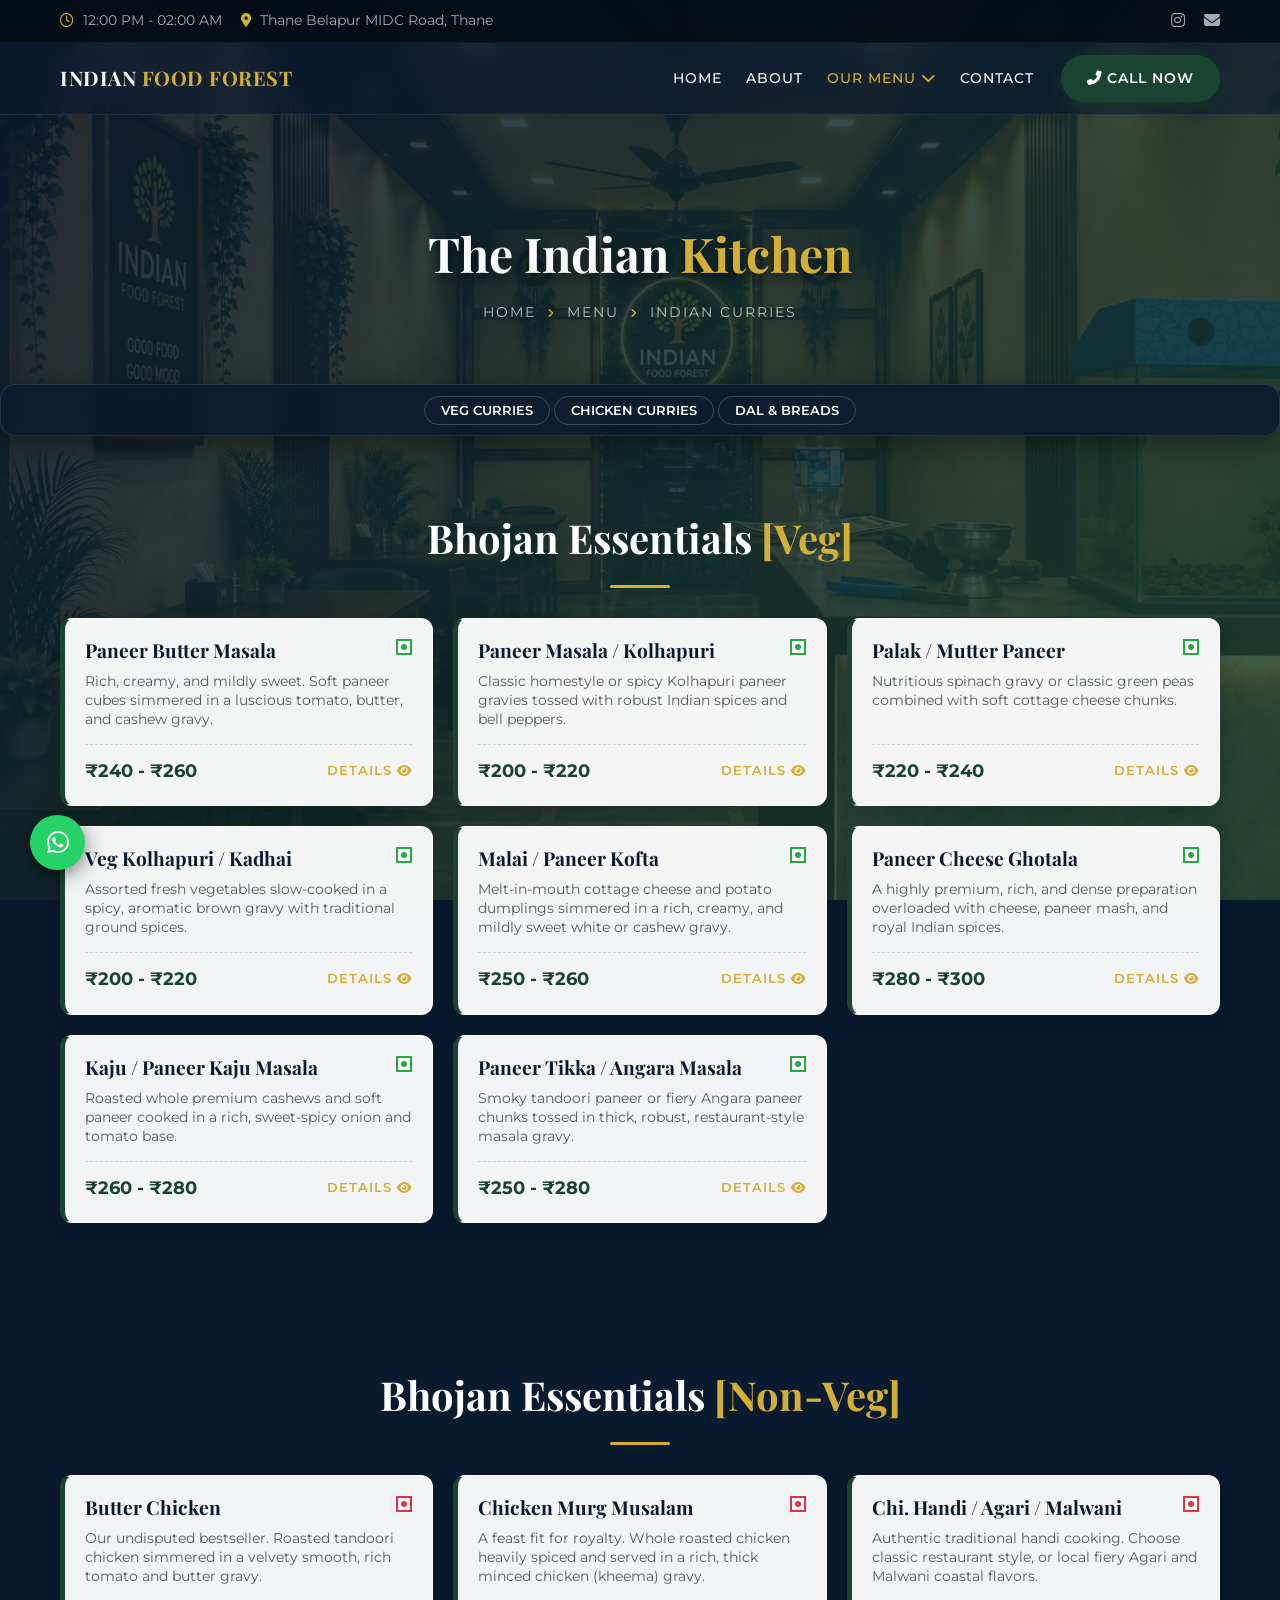
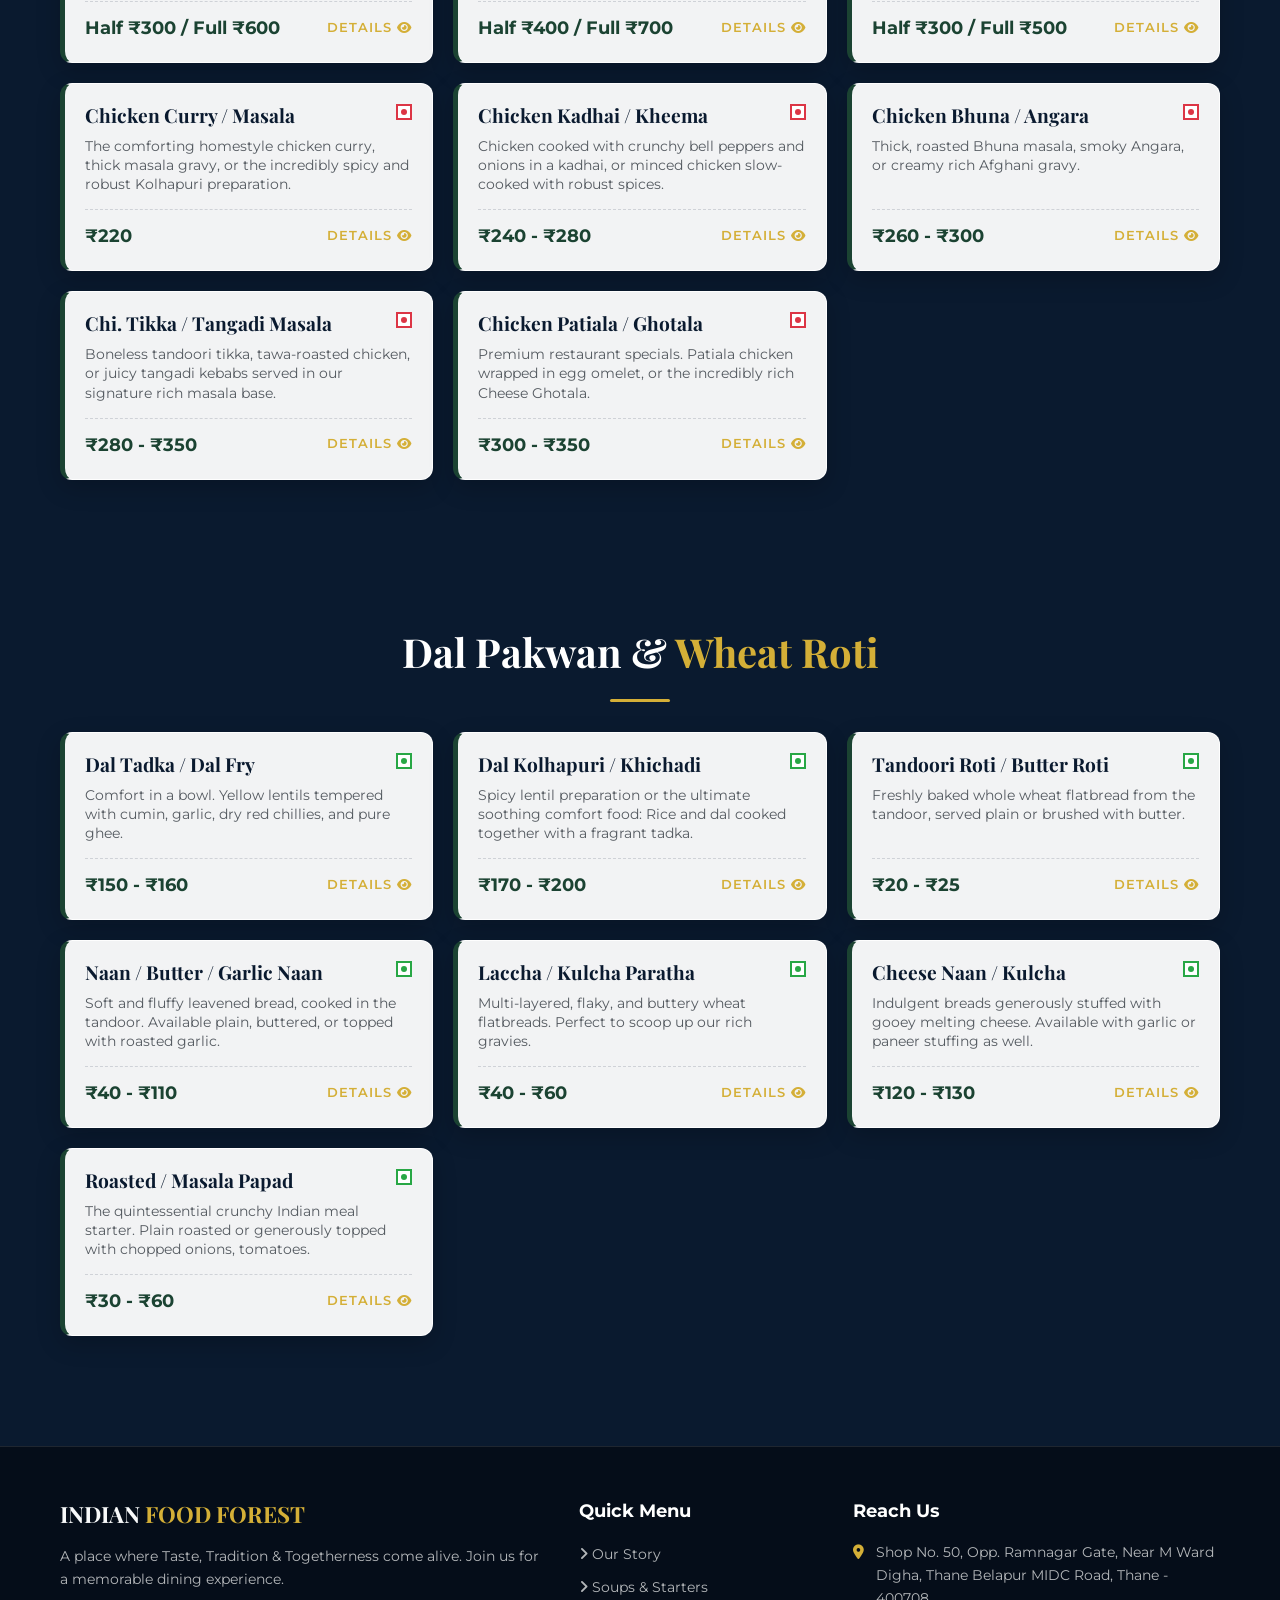
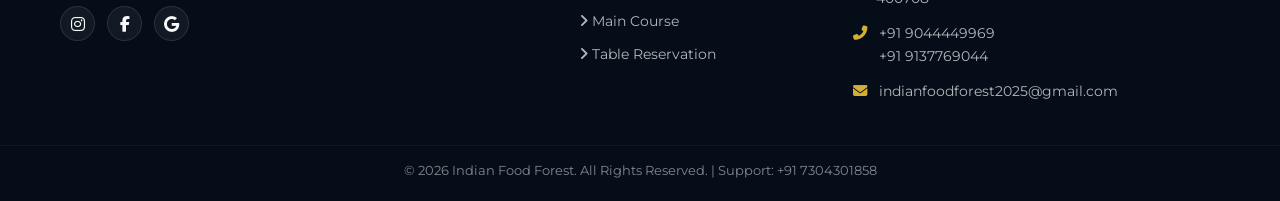
<file: menu-indian.html>
<!DOCTYPE html>
<html lang="en">
<head>
    <meta charset="UTF-8">
    <meta name="viewport" content="width=device-width, initial-scale=1.0, maximum-scale=1.0, user-scalable=no">
    <title>The Indian Kitchen | Indian Food Forest</title>
    <meta name="description" content="Savor the rich, authentic Indian curries and freshly baked tandoori breads at Indian Food Forest. Premium Veg & Non-Veg Bhojan Essentials.">
    
    <!-- Premium Google Fonts -->
    <link rel="preconnect" href="https://fonts.googleapis.com">
    <link rel="preconnect" href="https://fonts.gstatic.com" crossorigin>
    <link href="https://fonts.googleapis.com/css2?family=Montserrat:wght@300;400;500;600;700&family=Playfair+Display:ital,wght@0,400;0,500;0,600;0,700;1,400&display=swap" rel="stylesheet">
    
    <!-- FontAwesome for Icons -->
    <link rel="stylesheet" href="https://cdnjs.cloudflare.com/ajax/libs/font-awesome/6.4.0/css/all.min.css">
    
    <!-- Custom CSS Link -->
    <link rel="stylesheet" href="style.css">
</head>
<body>

    <!-- PRELOADER -->
    <div id="preloader">
        <div class="loader-logo">
            <h2>IFF</h2>
            <div class="spinner"></div>
        </div>
    </div>

    <!-- TOP INFO BAR -->
    <div class="top-bar">
        <div class="top-bar-container">
            <div class="top-bar-left">
                <span><i class="far fa-clock"></i> 12:00 PM - 02:00 AM</span>
                <span class="hide-mobile"><i class="fas fa-map-marker-alt"></i> Thane Belapur MIDC Road, Thane</span>
            </div>
            <div class="top-bar-right">
                <a href="https://www.instagram.com/indianfoodforest" target="_blank"><i class="fab fa-instagram"></i></a>
                <a href="mailto:indianfoodforest2025@gmail.com"><i class="fas fa-envelope"></i></a>
            </div>
        </div>
    </div>

    <!-- MAIN NAVIGATION -->
    <header class="navbar glass-navbar" id="navbar">
        <div class="nav-container">
            <a href="index.html" class="brand-logo">
                <span class="brand-name">INDIAN <span class="theme-accent">FOOD FOREST</span></span>
            </a>
            
            <div class="hamburger" id="hamburger">
                <span class="bar"></span>
                <span class="bar"></span>
                <span class="bar"></span>
            </div>

            <nav class="nav-links" id="nav-links">
                <ul class="menu-list">
                    <li><a href="index.html">Home</a></li>
                    <li><a href="about.html">About</a></li>
                    
                    <li class="dropdown">
                        <a href="#menu" class="active">Our Menu <i class="fas fa-chevron-down"></i></a>
                        <ul class="dropdown-menu glass-dropdown">
                            <li><a href="menu-starters.html">Soups & Starters</a></li>
                            <li><a href="menu-tandoori.html">Tandoori & Kebabs</a></li>
                            <li><a href="menu-asian.html">Asian Delights</a></li>
                            <li><a href="menu-indian.html" class="active">The Indian Kitchen</a></li>
                            <li><a href="menu-biryani.html">Rice E Dastaan (Biryani)</a></li>
                            <li><a href="menu-specials.html">Chef's Specials</a></li>
                        </ul>
                    </li>
                    
                    <li><a href="contact.html">Contact</a></li>
                </ul>
                <div class="nav-action">
                    <a href="tel:+919044449969" class="btn-primary"><i class="fas fa-phone-alt"></i> Call Now</a>
                </div>
            </nav>
        </div>
    </header>

    <!-- PAGE HEADER -->
    <section class="page-header menu-bg">
        <div class="header-overlay"></div>
        <div class="container text-center">
            <h1 class="page-title">The Indian <span class="theme-accent">Kitchen</span></h1>
            <p class="breadcrumbs"><a href="index.html">Home</a> <i class="fas fa-angle-right"></i> Menu <i class="fas fa-angle-right"></i> Indian Curries</p>
        </div>
    </section>

    <!-- CATEGORY JUMP MENU -->
    <div class="category-nav glass-panel">
        <div class="container text-center">
            <a href="#veg-main" class="cat-btn glass-btn">Veg Curries</a>
            <a href="#nonveg-main" class="cat-btn glass-btn">Chicken Curries</a>
            <a href="#dal-breads" class="cat-btn glass-btn">Dal & Breads</a>
        </div>
    </div>

    <!-- VEG MAIN COURSE SECTION -->
    <section id="veg-main" class="menu-section section-padding">
        <div class="container">
            <div class="section-header text-center glass-header">
                <h2 class="section-title">Bhojan Essentials <span class="theme-accent">[Veg]</span></h2>
                <div class="heading-divider"></div>
            </div>

            <div class="menu-grid">
                <!-- Grouped Paneer Items -->
                <div class="menu-card glass-card text-only-card" onclick="openDishModal('', 'Paneer Butter Masala / Makhanwala', '₹240 - ₹260', 'Veg', 'Rich, creamy, and mildly sweet. Soft paneer cubes simmered in a luscious tomato, butter, and cashew gravy.')">
                    <div class="card-content">
                        <div class="card-header">
                            <h3>Paneer Butter Masala</h3>
                            <span class="diet-indicator veg"></span>
                        </div>
                        <p class="dish-short-desc">Rich, creamy, and mildly sweet. Soft paneer cubes simmered in a luscious tomato, butter, and cashew gravy.</p>
                        <div class="card-footer">
                            <p class="price theme-accent">₹240 - ₹260</p>
                            <span class="view-btn">Details <i class="fas fa-eye"></i></span>
                        </div>
                    </div>
                </div>

                <div class="menu-card glass-card text-only-card" onclick="openDishModal('', 'Paneer Masala / Kolhapuri / Kadhai', '₹200 - ₹220', 'Veg', 'Classic homestyle or spicy Kolhapuri paneer gravies tossed with robust Indian spices and bell peppers.')">
                    <div class="card-content">
                        <div class="card-header">
                            <h3>Paneer Masala / Kolhapuri</h3>
                            <span class="diet-indicator veg"></span>
                        </div>
                        <p class="dish-short-desc">Classic homestyle or spicy Kolhapuri paneer gravies tossed with robust Indian spices and bell peppers.</p>
                        <div class="card-footer">
                            <p class="price theme-accent">₹200 - ₹220</p>
                            <span class="view-btn">Details <i class="fas fa-eye"></i></span>
                        </div>
                    </div>
                </div>

                <div class="menu-card glass-card text-only-card" onclick="openDishModal('', 'Palak Paneer / Mutter Paneer', '₹220 - ₹240', 'Veg', 'Nutritious spinach gravy or classic green peas combined with soft cottage cheese chunks.')">
                    <div class="card-content">
                        <div class="card-header">
                            <h3>Palak / Mutter Paneer</h3>
                            <span class="diet-indicator veg"></span>
                        </div>
                        <p class="dish-short-desc">Nutritious spinach gravy or classic green peas combined with soft cottage cheese chunks.</p>
                        <div class="card-footer">
                            <p class="price theme-accent">₹220 - ₹240</p>
                            <span class="view-btn">Details <i class="fas fa-eye"></i></span>
                        </div>
                    </div>
                </div>

                <!-- Veggies & Kofta -->
                <div class="menu-card glass-card text-only-card" onclick="openDishModal('', 'Veg Kolhapuri / Veg Kadhai', '₹200 - ₹220', 'Veg', 'Assorted fresh vegetables slow-cooked in a spicy, aromatic brown gravy with traditional ground spices.')">
                    <div class="card-content">
                        <div class="card-header">
                            <h3>Veg Kolhapuri / Kadhai</h3>
                            <span class="diet-indicator veg"></span>
                        </div>
                        <p class="dish-short-desc">Assorted fresh vegetables slow-cooked in a spicy, aromatic brown gravy with traditional ground spices.</p>
                        <div class="card-footer">
                            <p class="price theme-accent">₹200 - ₹220</p>
                            <span class="view-btn">Details <i class="fas fa-eye"></i></span>
                        </div>
                    </div>
                </div>

                <div class="menu-card glass-card text-only-card" onclick="openDishModal('', 'Malai Kofta / Paneer Kofta', '₹250 - ₹260', 'Veg', 'Melt-in-mouth cottage cheese and potato dumplings simmered in a rich, creamy, and mildly sweet white or cashew gravy.')">
                    <div class="card-content">
                        <div class="card-header">
                            <h3>Malai / Paneer Kofta</h3>
                            <span class="diet-indicator veg"></span>
                        </div>
                        <p class="dish-short-desc">Melt-in-mouth cottage cheese and potato dumplings simmered in a rich, creamy, and mildly sweet white or cashew gravy.</p>
                        <div class="card-footer">
                            <p class="price theme-accent">₹250 - ₹260</p>
                            <span class="view-btn">Details <i class="fas fa-eye"></i></span>
                        </div>
                    </div>
                </div>

                <!-- Premium Veg Gravies -->
                <div class="menu-card glass-card text-only-card" onclick="openDishModal('', 'Paneer Cheese Ghotala / Pasanda', '₹280 - ₹300', 'Veg', 'A highly premium, rich, and dense preparation overloaded with cheese, paneer mash, and royal Indian spices.')">
                    <div class="card-content">
                        <div class="card-header">
                            <h3>Paneer Cheese Ghotala</h3>
                            <span class="diet-indicator veg"></span>
                        </div>
                        <p class="dish-short-desc">A highly premium, rich, and dense preparation overloaded with cheese, paneer mash, and royal Indian spices.</p>
                        <div class="card-footer">
                            <p class="price theme-accent">₹280 - ₹300</p>
                            <span class="view-btn">Details <i class="fas fa-eye"></i></span>
                        </div>
                    </div>
                </div>

                <div class="menu-card glass-card text-only-card" onclick="openDishModal('', 'Kaju Masala / Paneer Kaju Masala', '₹260 - ₹280', 'Veg', 'Roasted whole premium cashews and soft paneer cooked in a rich, sweet-spicy onion and tomato base.')">
                    <div class="card-content">
                        <div class="card-header">
                            <h3>Kaju / Paneer Kaju Masala</h3>
                            <span class="diet-indicator veg"></span>
                        </div>
                        <p class="dish-short-desc">Roasted whole premium cashews and soft paneer cooked in a rich, sweet-spicy onion and tomato base.</p>
                        <div class="card-footer">
                            <p class="price theme-accent">₹260 - ₹280</p>
                            <span class="view-btn">Details <i class="fas fa-eye"></i></span>
                        </div>
                    </div>
                </div>

                <div class="menu-card glass-card text-only-card" onclick="openDishModal('', 'Paneer Tikka / Tawa / Angara Masala', '₹250 - ₹280', 'Veg', 'Smoky tandoori paneer or fiery Angara paneer chunks tossed in thick, robust, restaurant-style masala gravy.')">
                    <div class="card-content">
                        <div class="card-header">
                            <h3>Paneer Tikka / Angara Masala</h3>
                            <span class="diet-indicator veg"></span>
                        </div>
                        <p class="dish-short-desc">Smoky tandoori paneer or fiery Angara paneer chunks tossed in thick, robust, restaurant-style masala gravy.</p>
                        <div class="card-footer">
                            <p class="price theme-accent">₹250 - ₹280</p>
                            <span class="view-btn">Details <i class="fas fa-eye"></i></span>
                        </div>
                    </div>
                </div>
            </div>
        </div>
    </section>

    <!-- NON-VEG MAIN COURSE SECTION -->
    <section id="nonveg-main" class="menu-section section-padding">
        <div class="container">
            <div class="section-header text-center glass-header">
                <h2 class="section-title">Bhojan Essentials <span class="theme-accent">[Non-Veg]</span></h2>
                <div class="heading-divider"></div>
            </div>

            <div class="menu-grid">
                <!-- Signature Items -->
                <div class="menu-card glass-card text-only-card" onclick="openDishModal('', 'Butter Chicken', 'Half ₹300 / Full ₹600', 'Non-Veg', 'Our undisputed bestseller. Roasted tandoori chicken simmered in a velvety smooth, rich tomato and butter gravy.')">
                    <div class="card-content">
                        <div class="card-header">
                            <h3>Butter Chicken</h3>
                            <span class="diet-indicator non-veg"></span>
                        </div>
                        <p class="dish-short-desc">Our undisputed bestseller. Roasted tandoori chicken simmered in a velvety smooth, rich tomato and butter gravy.</p>
                        <div class="card-footer">
                            <p class="price theme-accent">Half ₹300 / Full ₹600</p>
                            <span class="view-btn">Details <i class="fas fa-eye"></i></span>
                        </div>
                    </div>
                </div>

                <div class="menu-card glass-card text-only-card" onclick="openDishModal('', 'Chicken Murg Musalam', 'Half ₹400 / Full ₹700', 'Non-Veg', 'A feast fit for royalty. Whole roasted chicken heavily spiced and served in a rich, thick minced chicken (kheema) gravy.')">
                    <div class="card-content">
                        <div class="card-header">
                            <h3>Chicken Murg Musalam</h3>
                            <span class="diet-indicator non-veg"></span>
                        </div>
                        <p class="dish-short-desc">A feast fit for royalty. Whole roasted chicken heavily spiced and served in a rich, thick minced chicken (kheema) gravy.</p>
                        <div class="card-footer">
                            <p class="price theme-accent">Half ₹400 / Full ₹700</p>
                            <span class="view-btn">Details <i class="fas fa-eye"></i></span>
                        </div>
                    </div>
                </div>

                <div class="menu-card glass-card text-only-card" onclick="openDishModal('', 'Chicken Handi / Agari / Malwani', 'Half ₹300 / Full ₹500', 'Non-Veg', 'Authentic traditional handi cooking. Choose classic restaurant style, or local fiery Agari and Malwani coastal flavors.')">
                    <div class="card-content">
                        <div class="card-header">
                            <h3>Chi. Handi / Agari / Malwani</h3>
                            <span class="diet-indicator non-veg"></span>
                        </div>
                        <p class="dish-short-desc">Authentic traditional handi cooking. Choose classic restaurant style, or local fiery Agari and Malwani coastal flavors.</p>
                        <div class="card-footer">
                            <p class="price theme-accent">Half ₹300 / Full ₹500</p>
                            <span class="view-btn">Details <i class="fas fa-eye"></i></span>
                        </div>
                    </div>
                </div>

                <!-- Everyday Classics -->
                <div class="menu-card glass-card text-only-card" onclick="openDishModal('', 'Chicken Curry / Masala / Kolhapuri', '₹220', 'Non-Veg', 'The comforting homestyle chicken curry, thick masala gravy, or the incredibly spicy and robust Kolhapuri preparation.')">
                    <div class="card-content">
                        <div class="card-header">
                            <h3>Chicken Curry / Masala</h3>
                            <span class="diet-indicator non-veg"></span>
                        </div>
                        <p class="dish-short-desc">The comforting homestyle chicken curry, thick masala gravy, or the incredibly spicy and robust Kolhapuri preparation.</p>
                        <div class="card-footer">
                            <p class="price theme-accent">₹220</p>
                            <span class="view-btn">Details <i class="fas fa-eye"></i></span>
                        </div>
                    </div>
                </div>

                <div class="menu-card glass-card text-only-card" onclick="openDishModal('', 'Chicken Kadhai / Kheema Masala', '₹240 - ₹280', 'Non-Veg', 'Chicken cooked with crunchy bell peppers and onions in a kadhai, or minced chicken slow-cooked with robust spices.')">
                    <div class="card-content">
                        <div class="card-header">
                            <h3>Chicken Kadhai / Kheema</h3>
                            <span class="diet-indicator non-veg"></span>
                        </div>
                        <p class="dish-short-desc">Chicken cooked with crunchy bell peppers and onions in a kadhai, or minced chicken slow-cooked with robust spices.</p>
                        <div class="card-footer">
                            <p class="price theme-accent">₹240 - ₹280</p>
                            <span class="view-btn">Details <i class="fas fa-eye"></i></span>
                        </div>
                    </div>
                </div>

                <div class="menu-card glass-card text-only-card" onclick="openDishModal('', 'Chicken Bhuna / Angara / Afghani', '₹260 - ₹300', 'Non-Veg', 'Thick, roasted Bhuna masala, smoky Angara, or creamy rich Afghani gravy.')">
                    <div class="card-content">
                        <div class="card-header">
                            <h3>Chicken Bhuna / Angara</h3>
                            <span class="diet-indicator non-veg"></span>
                        </div>
                        <p class="dish-short-desc">Thick, roasted Bhuna masala, smoky Angara, or creamy rich Afghani gravy.</p>
                        <div class="card-footer">
                            <p class="price theme-accent">₹260 - ₹300</p>
                            <span class="view-btn">Details <i class="fas fa-eye"></i></span>
                        </div>
                    </div>
                </div>

                <div class="menu-card glass-card text-only-card" onclick="openDishModal('', 'Chicken Tikka / Tawa / Tangadi Masala', '₹280 - ₹350', 'Non-Veg', 'Boneless tandoori tikka, tawa-roasted chicken, or juicy tangadi kebabs served in our signature rich masala base.')">
                    <div class="card-content">
                        <div class="card-header">
                            <h3>Chi. Tikka / Tangadi Masala</h3>
                            <span class="diet-indicator non-veg"></span>
                        </div>
                        <p class="dish-short-desc">Boneless tandoori tikka, tawa-roasted chicken, or juicy tangadi kebabs served in our signature rich masala base.</p>
                        <div class="card-footer">
                            <p class="price theme-accent">₹280 - ₹350</p>
                            <span class="view-btn">Details <i class="fas fa-eye"></i></span>
                        </div>
                    </div>
                </div>

                <div class="menu-card glass-card text-only-card" onclick="openDishModal('', 'Chicken Patiala / Cheese Ghotala', '₹300 - ₹350', 'Non-Veg', 'Premium restaurant specials. Patiala chicken wrapped in egg omelet, or the incredibly rich Cheese Ghotala.')">
                    <div class="card-content">
                        <div class="card-header">
                            <h3>Chicken Patiala / Ghotala</h3>
                            <span class="diet-indicator non-veg"></span>
                        </div>
                        <p class="dish-short-desc">Premium restaurant specials. Patiala chicken wrapped in egg omelet, or the incredibly rich Cheese Ghotala.</p>
                        <div class="card-footer">
                            <p class="price theme-accent">₹300 - ₹350</p>
                            <span class="view-btn">Details <i class="fas fa-eye"></i></span>
                        </div>
                    </div>
                </div>
            </div>
        </div>
    </section>

    <!-- DAL & BREADS SECTION -->
    <section id="dal-breads" class="menu-section section-padding">
        <div class="container">
            <div class="section-header text-center glass-header">
                <h2 class="section-title">Dal Pakwan & <span class="theme-accent">Wheat Roti</span></h2>
                <div class="heading-divider"></div>
            </div>

            <div class="menu-grid">
                <!-- Dal Section -->
                <div class="menu-card glass-card text-only-card" onclick="openDishModal('', 'Dal Tadka / Dal Fry', '₹150 - ₹160', 'Veg', 'Comfort in a bowl. Yellow lentils tempered with cumin, garlic, dry red chillies, and pure ghee.')">
                    <div class="card-content">
                        <div class="card-header">
                            <h3>Dal Tadka / Dal Fry</h3>
                            <span class="diet-indicator veg"></span>
                        </div>
                        <p class="dish-short-desc">Comfort in a bowl. Yellow lentils tempered with cumin, garlic, dry red chillies, and pure ghee.</p>
                        <div class="card-footer">
                            <p class="price theme-accent">₹150 - ₹160</p>
                            <span class="view-btn">Details <i class="fas fa-eye"></i></span>
                        </div>
                    </div>
                </div>

                <div class="menu-card glass-card text-only-card" onclick="openDishModal('', 'Dal Kolhapuri / Dal Khichadi', '₹170 - ₹200', 'Veg', 'Spicy lentil preparation or the ultimate soothing comfort food: Rice and dal cooked together with a fragrant tadka.')">
                    <div class="card-content">
                        <div class="card-header">
                            <h3>Dal Kolhapuri / Khichadi</h3>
                            <span class="diet-indicator veg"></span>
                        </div>
                        <p class="dish-short-desc">Spicy lentil preparation or the ultimate soothing comfort food: Rice and dal cooked together with a fragrant tadka.</p>
                        <div class="card-footer">
                            <p class="price theme-accent">₹170 - ₹200</p>
                            <span class="view-btn">Details <i class="fas fa-eye"></i></span>
                        </div>
                    </div>
                </div>

                <!-- Breads Section -->
                <div class="menu-card glass-card text-only-card" onclick="openDishModal('', 'Tandoori Roti / Butter Roti', '₹20 - ₹25', 'Veg', 'Freshly baked whole wheat flatbread from the tandoor, served plain or brushed with butter.')">
                    <div class="card-content">
                        <div class="card-header">
                            <h3>Tandoori Roti / Butter Roti</h3>
                            <span class="diet-indicator veg"></span>
                        </div>
                        <p class="dish-short-desc">Freshly baked whole wheat flatbread from the tandoor, served plain or brushed with butter.</p>
                        <div class="card-footer">
                            <p class="price theme-accent">₹20 - ₹25</p>
                            <span class="view-btn">Details <i class="fas fa-eye"></i></span>
                        </div>
                    </div>
                </div>

                <div class="menu-card glass-card text-only-card" onclick="openDishModal('', 'Naan / Butter Naan / Garlic Naan', '₹40 - ₹110', 'Veg', 'Soft and fluffy leavened bread, cooked in the tandoor. Available plain, buttered, or topped with roasted garlic.')">
                    <div class="card-content">
                        <div class="card-header">
                            <h3>Naan / Butter / Garlic Naan</h3>
                            <span class="diet-indicator veg"></span>
                        </div>
                        <p class="dish-short-desc">Soft and fluffy leavened bread, cooked in the tandoor. Available plain, buttered, or topped with roasted garlic.</p>
                        <div class="card-footer">
                            <p class="price theme-accent">₹40 - ₹110</p>
                            <span class="view-btn">Details <i class="fas fa-eye"></i></span>
                        </div>
                    </div>
                </div>

                <div class="menu-card glass-card text-only-card" onclick="openDishModal('', 'Laccha Paratha / Kulcha Paratha', '₹40 - ₹60', 'Veg', 'Multi-layered, flaky, and buttery wheat flatbreads. Perfect to scoop up our rich gravies.')">
                    <div class="card-content">
                        <div class="card-header">
                            <h3>Laccha / Kulcha Paratha</h3>
                            <span class="diet-indicator veg"></span>
                        </div>
                        <p class="dish-short-desc">Multi-layered, flaky, and buttery wheat flatbreads. Perfect to scoop up our rich gravies.</p>
                        <div class="card-footer">
                            <p class="price theme-accent">₹40 - ₹60</p>
                            <span class="view-btn">Details <i class="fas fa-eye"></i></span>
                        </div>
                    </div>
                </div>

                <div class="menu-card glass-card text-only-card" onclick="openDishModal('', 'Premium Cheese Naan / Kulcha', '₹120 - ₹130', 'Veg', 'Indulgent breads generously stuffed with gooey melting cheese. Available with garlic or paneer stuffing as well.')">
                    <div class="card-content">
                        <div class="card-header">
                            <h3>Cheese Naan / Kulcha</h3>
                            <span class="diet-indicator veg"></span>
                        </div>
                        <p class="dish-short-desc">Indulgent breads generously stuffed with gooey melting cheese. Available with garlic or paneer stuffing as well.</p>
                        <div class="card-footer">
                            <p class="price theme-accent">₹120 - ₹130</p>
                            <span class="view-btn">Details <i class="fas fa-eye"></i></span>
                        </div>
                    </div>
                </div>

                <div class="menu-card glass-card text-only-card" onclick="openDishModal('', 'Roasted / Masala Papad', '₹30 - ₹60', 'Veg', 'The quintessential crunchy Indian meal starter. Plain roasted or generously topped with chopped onions, tomatoes, and chaat masala.')">
                    <div class="card-content">
                        <div class="card-header">
                            <h3>Roasted / Masala Papad</h3>
                            <span class="diet-indicator veg"></span>
                        </div>
                        <p class="dish-short-desc">The quintessential crunchy Indian meal starter. Plain roasted or generously topped with chopped onions, tomatoes.</p>
                        <div class="card-footer">
                            <p class="price theme-accent">₹30 - ₹60</p>
                            <span class="view-btn">Details <i class="fas fa-eye"></i></span>
                        </div>
                    </div>
                </div>
            </div>
        </div>
    </section>

    <!-- DISH DETAIL MODAL (Glassmorphism Pop-up) -->
    <div id="dishModal" class="modal-overlay">
        <div class="modal-box glass-modal">
            <button class="modal-close"><i class="fas fa-times"></i></button>
            <div class="modal-info text-only-modal">
                <div class="modal-title-row">
                    <h2 id="modalTitle">Dish Name</h2>
                    <div id="modalDietIcon" class="diet-indicator"></div>
                </div>
                <h3 id="modalPrice" class="theme-accent">₹0</h3>
                <div class="modal-divider"></div>
                <p id="modalDesc">Dish description.</p>
                <div class="modal-footer">
                    <button class="btn-primary full-width" onclick="closeModal()">Close Window</button>
                </div>
            </div>
        </div>
    </div>

    <!-- FLOATING ACTION BUTTONS -->
    <a href="https://wa.me/919044449969?text=Hello%20Indian%20Food%20Forest,%20I%20have%20an%20enquiry!" class="floating-btn whatsapp-float glass-float" target="_blank" aria-label="WhatsApp Us">
        <i class="fab fa-whatsapp"></i>
    </a>
    <button id="backToTop" class="floating-btn back-to-top glass-float" aria-label="Back to top">
        <i class="fas fa-arrow-up"></i>
    </button>

    <!-- FOOTER SECTION (Clean & Professional) -->
    <footer class="site-footer glass-footer">
        <div class="container footer-grid">
            <div class="footer-widget about-widget">
                <h3 class="footer-logo">INDIAN <span class="theme-accent">FOOD FOREST</span></h3>
                <p>A place where Taste, Tradition & Togetherness come alive. Join us for a memorable dining experience.</p>
                <div class="social-icons">
                    <a href="https://www.instagram.com/indianfoodforest" target="_blank"><i class="fab fa-instagram"></i></a>
                    <a href="#"><i class="fab fa-facebook-f"></i></a>
                    <a href="#"><i class="fab fa-google"></i></a>
                </div>
            </div>
            
            <div class="footer-widget links-widget">
                <h4>Quick Menu</h4>
                <ul>
                    <li><a href="about.html"><i class="fas fa-angle-right"></i> Our Story</a></li>
                    <li><a href="menu-starters.html"><i class="fas fa-angle-right"></i> Soups & Starters</a></li>
                    <li><a href="menu-indian.html"><i class="fas fa-angle-right"></i> Main Course</a></li>
                    <li><a href="contact.html"><i class="fas fa-angle-right"></i> Table Reservation</a></li>
                </ul>
            </div>

            <div class="footer-widget contact-widget">
                <h4>Reach Us</h4>
                <ul class="contact-info">
                    <li>
                        <i class="fas fa-map-marker-alt"></i>
                        <span>Shop No. 50, Opp. Ramnagar Gate, Near M Ward Digha, Thane Belapur MIDC Road, Thane - 400708</span>
                    </li>
                    <li>
                        <i class="fas fa-phone-alt"></i>
                        <span>
                            <a href="tel:+919044449969">+91 9044449969</a><br>
                            <a href="tel:+919137769044">+91 9137769044</a>
                        </span>
                    </li>
                    <li>
                        <i class="fas fa-envelope"></i>
                        <a href="mailto:indianfoodforest2025@gmail.com">indianfoodforest2025@gmail.com</a>
                    </li>
                </ul>
            </div>
        </div>
        <div class="footer-bottom text-center">
            <p>&copy; 2026 Indian Food Forest. All Rights Reserved. | <a href="contact.html">Support: +91 7304301858</a></p>
        </div>
    </footer>

    <!-- LINK TO JAVASCRIPT -->
    <script src="script.js"></script>
</body>
</html>
</file>
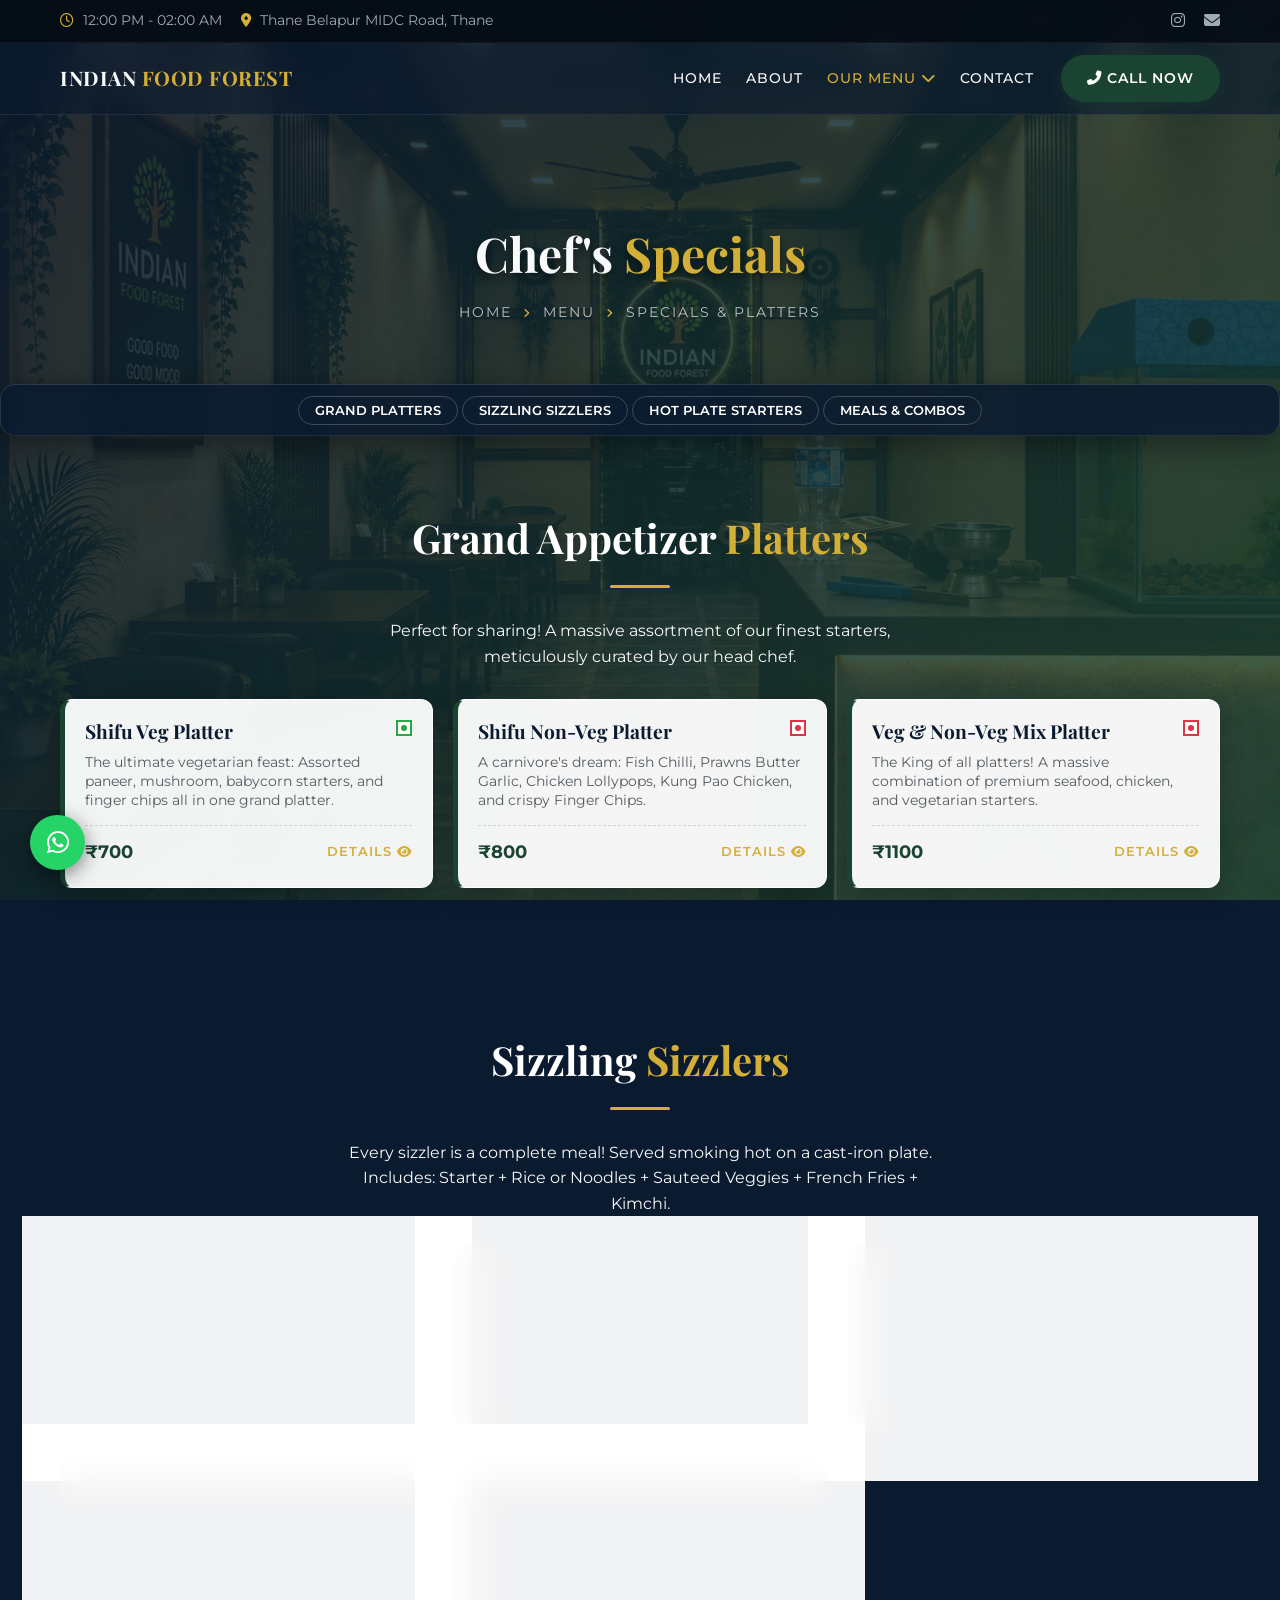
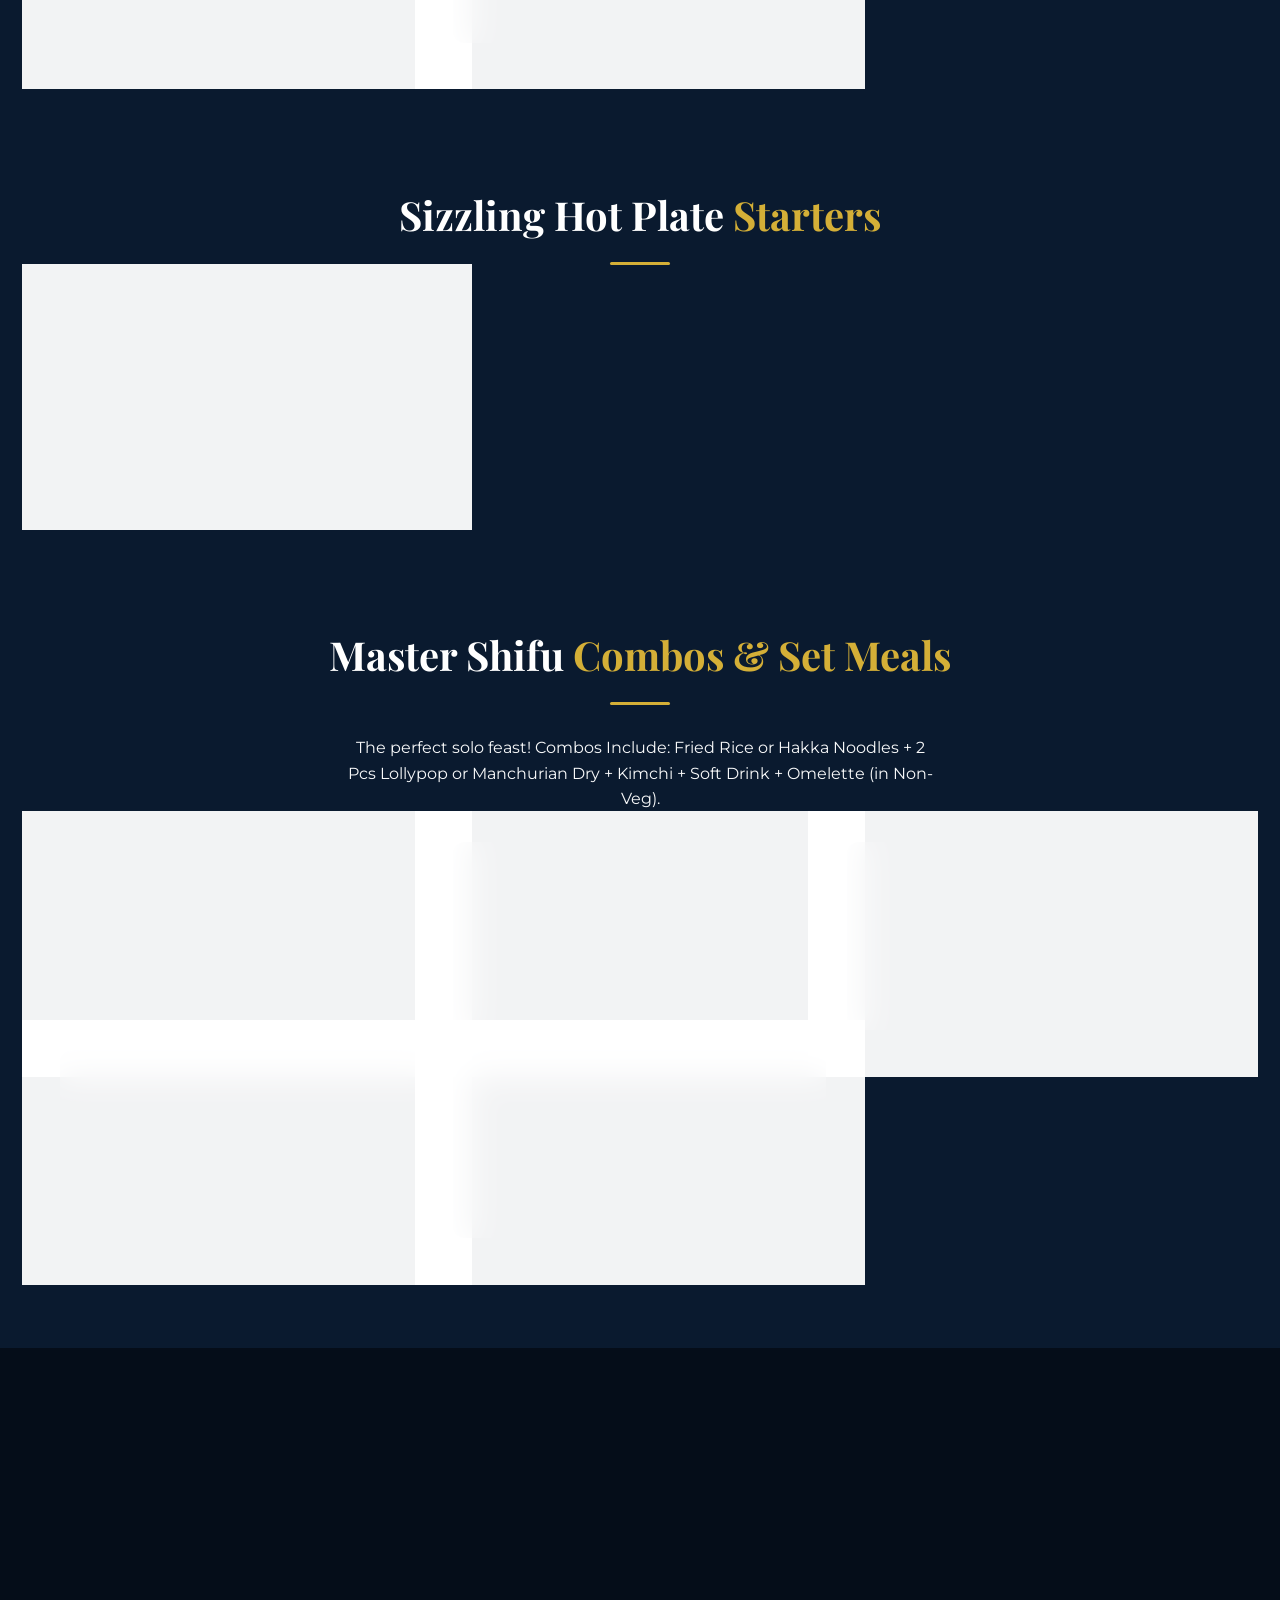
<file: menu-specials.html>
<!DOCTYPE html>
<html lang="en">
<head>
    <meta charset="UTF-8">
    <meta name="viewport" content="width=device-width, initial-scale=1.0, maximum-scale=1.0, user-scalable=no">
    <title>Chef's Specials & Platters | Indian Food Forest</title>
    <meta name="description" content="Indulge in our Chef's Special creations. Grand appetizer platters, sizzling sizzlers, and premium combo meals at Indian Food Forest.">
    
    <!-- Premium Google Fonts -->
    <link rel="preconnect" href="https://fonts.googleapis.com">
    <link rel="preconnect" href="https://fonts.gstatic.com" crossorigin>
    <link href="https://fonts.googleapis.com/css2?family=Montserrat:wght@300;400;500;600;700&family=Playfair+Display:ital,wght@0,400;0,500;0,600;0,700;1,400&display=swap" rel="stylesheet">
    
    <!-- FontAwesome for Icons -->
    <link rel="stylesheet" href="https://cdnjs.cloudflare.com/ajax/libs/font-awesome/6.4.0/css/all.min.css">
    
    <!-- Custom CSS Link -->
    <link rel="stylesheet" href="style.css">
</head>
<body>

    <!-- PRELOADER -->
    <div id="preloader">
        <div class="loader-logo">
            <h2>IFF</h2>
            <div class="spinner"></div>
        </div>
    </div>

    <!-- TOP INFO BAR -->
    <div class="top-bar">
        <div class="top-bar-container">
            <div class="top-bar-left">
                <span><i class="far fa-clock"></i> 12:00 PM - 02:00 AM</span>
                <span class="hide-mobile"><i class="fas fa-map-marker-alt"></i> Thane Belapur MIDC Road, Thane</span>
            </div>
            <div class="top-bar-right">
                <a href="https://www.instagram.com/indianfoodforest" target="_blank"><i class="fab fa-instagram"></i></a>
                <a href="mailto:indianfoodforest2025@gmail.com"><i class="fas fa-envelope"></i></a>
            </div>
        </div>
    </div>

    <!-- MAIN NAVIGATION -->
    <header class="navbar glass-navbar" id="navbar">
        <div class="nav-container">
            <a href="index.html" class="brand-logo">
                <span class="brand-name">INDIAN <span class="theme-accent">FOOD FOREST</span></span>
            </a>
            
            <div class="hamburger" id="hamburger">
                <span class="bar"></span>
                <span class="bar"></span>
                <span class="bar"></span>
            </div>

            <nav class="nav-links" id="nav-links">
                <ul class="menu-list">
                    <li><a href="index.html">Home</a></li>
                    <li><a href="about.html">About</a></li>
                    
                    <li class="dropdown">
                        <a href="#menu" class="active">Our Menu <i class="fas fa-chevron-down"></i></a>
                        <ul class="dropdown-menu glass-dropdown">
                            <li><a href="menu-starters.html">Soups & Starters</a></li>
                            <li><a href="menu-tandoori.html">Tandoori & Kebabs</a></li>
                            <li><a href="menu-asian.html">Asian Delights</a></li>
                            <li><a href="menu-indian.html">The Indian Kitchen</a></li>
                            <li><a href="menu-biryani.html">Rice E Dastaan (Biryani)</a></li>
                            <li><a href="menu-specials.html" class="active">Chef's Specials</a></li>
                        </ul>
                    </li>
                    
                    <li><a href="contact.html">Contact</a></li>
                </ul>
                <div class="nav-action">
                    <a href="tel:+919044449969" class="btn-primary"><i class="fas fa-phone-alt"></i> Call Now</a>
                </div>
            </nav>
        </div>
    </header>

    <!-- PAGE HEADER -->
    <section class="page-header menu-bg">
        <div class="header-overlay"></div>
        <div class="container text-center">
            <h1 class="page-title">Chef's <span class="theme-accent">Specials</span></h1>
            <p class="breadcrumbs"><a href="index.html">Home</a> <i class="fas fa-angle-right"></i> Menu <i class="fas fa-angle-right"></i> Specials & Platters</p>
        </div>
    </section>

    <!-- CATEGORY JUMP MENU -->
    <div class="category-nav glass-panel">
        <div class="container text-center">
            <a href="#platters" class="cat-btn glass-btn">Grand Platters</a>
            <a href="#sizzlers" class="cat-btn glass-btn">Sizzling Sizzlers</a>
            <a href="#hot-plates" class="cat-btn glass-btn">Hot Plate Starters</a>
            <a href="#combos" class="cat-btn glass-btn">Meals & Combos</a>
        </div>
    </div>

    <!-- GRAND PLATTERS SECTION -->
    <section id="platters" class="menu-section section-padding">
        <div class="container">
            <div class="section-header text-center glass-header">
                <h2 class="section-title">Grand Appetizer <span class="theme-accent">Platters</span></h2>
                <div class="heading-divider"></div>
                <p style="color: var(--text-light); max-width: 600px; margin: 0 auto 30px;">Perfect for sharing! A massive assortment of our finest starters, meticulously curated by our head chef.</p>
            </div>

            <div class="menu-grid">
                <div class="menu-card glass-card text-only-card" onclick="openDishModal('', 'Shifu Veg Platter', '₹700', 'Veg', 'The ultimate vegetarian feast: Manchurian Dry, Babycorn & Mushroom Chilli, Paneer Kung Pao, Basil Paneer, and Finger Chips all in one grand platter.')">
                    <div class="card-content">
                        <div class="card-header">
                            <h3>Shifu Veg Platter</h3>
                            <span class="diet-indicator veg"></span>
                        </div>
                        <p class="dish-short-desc">The ultimate vegetarian feast: Assorted paneer, mushroom, babycorn starters, and finger chips all in one grand platter.</p>
                        <div class="card-footer">
                            <p class="price theme-accent">₹700</p>
                            <span class="view-btn">Details <i class="fas fa-eye"></i></span>
                        </div>
                    </div>
                </div>

                <div class="menu-card glass-card text-only-card" onclick="openDishModal('', 'Shifu Non-Veg Platter', '₹800', 'Non-Veg', 'A carnivore\'s dream: Fish Chilli, Prawns Butter Garlic, Chicken Lollypops, Chicken Kung Pao / Basil Chicken, and crispy Finger Chips.')">
                    <div class="card-content">
                        <div class="card-header">
                            <h3>Shifu Non-Veg Platter</h3>
                            <span class="diet-indicator non-veg"></span>
                        </div>
                        <p class="dish-short-desc">A carnivore's dream: Fish Chilli, Prawns Butter Garlic, Chicken Lollypops, Kung Pao Chicken, and crispy Finger Chips.</p>
                        <div class="card-footer">
                            <p class="price theme-accent">₹800</p>
                            <span class="view-btn">Details <i class="fas fa-eye"></i></span>
                        </div>
                    </div>
                </div>

                <div class="menu-card glass-card text-only-card" onclick="openDishModal('', 'Shifu Veg & Non-Veg Platter', '₹1100', 'Veg/Non-Veg', 'The King of all platters! A massive combination of Fish Chilli, Butter Garlic Prawns, Chicken Lollypops, Kung Pao Chicken, Paneer Satay, Mushroom Chilli, Manchurian, and Fries.')">
                    <div class="card-content">
                        <div class="card-header">
                            <h3>Veg & Non-Veg Mix Platter</h3>
                            <span class="diet-indicator non-veg"></span>
                        </div>
                        <p class="dish-short-desc">The King of all platters! A massive combination of premium seafood, chicken, and vegetarian starters.</p>
                        <div class="card-footer">
                            <p class="price theme-accent">₹1100</p>
                            <span class="view-btn">Details <i class="fas fa-eye"></i></span>
                        </div>
                    </div>
                </div>
            </div>
        </div>
    </section>

    <!-- SIZZLING SIZZLERS SECTION -->
    <section id="sizzlers" class="menu-section section-padding">
        <div class="container">
            <div class="section-header text-center glass-header">
                <h2 class="section-title">Sizzling <span class="theme-accent">Sizzlers</span></h2>
                <div class="heading-divider"></div>
                <p style="color: var(--text-light); max-width: 600px; margin: 0 auto 30px;">Every sizzler is a complete meal! Served smoking hot on a cast-iron plate. Includes: Starter + Rice or Noodles + Sauteed Veggies + French Fries + Kimchi.</p>
            </div>

            <div class="menu-grid">
                <div class="menu-card glass-card text-only-card" onclick="openDishModal('', 'Manchurian / Schezwan Sizzler', 'Veg/Chi ₹500 | Seafood ₹600', 'Veg/Non-Veg', 'The classic Indo-Chinese sizzler experience. Bold garlic, soy, and schezwan flavors bubbling over a bed of rice or noodles.')">
                    <div class="card-content">
                        <div class="card-header">
                            <h3>Manchurian / Schezwan Sizzler</h3>
                            <span class="diet-indicator non-veg"></span>
                        </div>
                        <p class="dish-short-desc">The classic Indo-Chinese sizzler experience. Bold flavors bubbling over a bed of rice or noodles with sides.</p>
                        <div class="card-footer">
                            <p class="price theme-accent">Starts from ₹500</p>
                            <span class="view-btn">Details <i class="fas fa-eye"></i></span>
                        </div>
                    </div>
                </div>

                <div class="menu-card glass-card text-only-card" onclick="openDishModal('', 'Hunan / Kung Pao Sizzler', 'Veg/Chi ₹500 | Seafood ₹600', 'Veg/Non-Veg', 'A fiery, nutty, and savory sizzler loaded with roasted peanuts, dry red chillies, and premium Asian sauces.')">
                    <div class="card-content">
                        <div class="card-header">
                            <h3>Hunan / Kung Pao Sizzler</h3>
                            <span class="diet-indicator non-veg"></span>
                        </div>
                        <p class="dish-short-desc">A fiery, nutty, and savory sizzler loaded with roasted peanuts, dry red chillies, and premium Asian sauces.</p>
                        <div class="card-footer">
                            <p class="price theme-accent">Starts from ₹500</p>
                            <span class="view-btn">Details <i class="fas fa-eye"></i></span>
                        </div>
                    </div>
                </div>

                <div class="menu-card glass-card text-only-card" onclick="openDishModal('', 'Thai Red / Green Sizzler', 'Veg/Chi ₹500 | Seafood ₹600', 'Veg/Non-Veg', 'An aromatic masterpiece. Sizzling rice soaked in authentic coconut-milk based Thai curry, served with fresh sauteed greens.')">
                    <div class="card-content">
                        <div class="card-header">
                            <h3>Thai Red / Green Sizzler</h3>
                            <span class="diet-indicator veg"></span>
                        </div>
                        <p class="dish-short-desc">An aromatic masterpiece. Sizzling rice soaked in authentic coconut-milk based Thai curry, served with greens.</p>
                        <div class="card-footer">
                            <p class="price theme-accent">Starts from ₹500</p>
                            <span class="view-btn">Details <i class="fas fa-eye"></i></span>
                        </div>
                    </div>
                </div>

                <div class="menu-card glass-card text-only-card" onclick="openDishModal('', 'Malaysian / Barbeque Sizzler', 'Veg/Chi ₹500 | Seafood ₹600', 'Veg/Non-Veg', 'Sweet, smoky, and complex flavors. Choose the exotic Malaysian spice blend or the universally loved smoky Barbeque sauce.')">
                    <div class="card-content">
                        <div class="card-header">
                            <h3>Malaysian / Barbeque Sizzler</h3>
                            <span class="diet-indicator non-veg"></span>
                        </div>
                        <p class="dish-short-desc">Sweet, smoky, and complex flavors. Choose exotic Malaysian spice blend or the universally loved smoky Barbeque.</p>
                        <div class="card-footer">
                            <p class="price theme-accent">Starts from ₹500</p>
                            <span class="view-btn">Details <i class="fas fa-eye"></i></span>
                        </div>
                    </div>
                </div>

                <div class="menu-card glass-card text-only-card" onclick="openDishModal('', 'Burmese Sizzler', 'Veg/Chi/Fish/Prawns ₹500', 'Veg/Non-Veg', 'A unique, comforting Burmese flavor profile brought to life on a sizzling hot plate with your choice of protein.')">
                    <div class="card-content">
                        <div class="card-header">
                            <h3>Burmese Sizzler</h3>
                            <span class="diet-indicator non-veg"></span>
                        </div>
                        <p class="dish-short-desc">A unique, comforting Burmese flavor profile brought to life on a sizzling hot plate with your choice of protein.</p>
                        <div class="card-footer">
                            <p class="price theme-accent">All Variants ₹500</p>
                            <span class="view-btn">Details <i class="fas fa-eye"></i></span>
                        </div>
                    </div>
                </div>
            </div>
        </div>
    </section>

    <!-- HOT PLATE STARTERS SECTION -->
    <section id="hot-plates" class="menu-section section-padding">
        <div class="container">
            <div class="section-header text-center glass-header">
                <h2 class="section-title">Sizzling Hot Plate <span class="theme-accent">Starters</span></h2>
                <div class="heading-divider"></div>
            </div>

            <div class="menu-grid" style="justify-content: center;">
                <div class="menu-card glass-card text-only-card" onclick="openDishModal('', 'Hot Plate Starters (Choose Flavor)', 'Veg ₹280 | Paneer/Chi ₹300 | Seafood ₹350', 'Veg/Non-Veg', 'Your favorite starters served smoking hot on a sizzling cast-iron pan. Available Flavors: Manchurian, Schezwan, Chilli Garlic, Hunan, Kung Pao, Thai, Malaysian, or Barbeque.')">
                    <div class="card-content">
                        <div class="card-header">
                            <h3>Hot Plate Dry Starters</h3>
                            <span class="diet-indicator non-veg"></span>
                        </div>
                        <p class="dish-short-desc">Your favorite starters served smoking hot on a sizzling cast-iron pan in a variety of premium Asian flavors.</p>
                        <div class="card-footer">
                            <p class="price theme-accent">Starts from ₹280</p>
                            <span class="view-btn">Details <i class="fas fa-eye"></i></span>
                        </div>
                    </div>
                </div>
            </div>
        </div>
    </section>

    <!-- COMBOS & SET MEALS SECTION -->
    <section id="combos" class="menu-section section-padding">
        <div class="container">
            <div class="section-header text-center glass-header">
                <h2 class="section-title">Master Shifu <span class="theme-accent">Combos & Set Meals</span></h2>
                <div class="heading-divider"></div>
                <p style="color: var(--text-light); max-width: 600px; margin: 0 auto 30px;">The perfect solo feast! Combos Include: Fried Rice or Hakka Noodles + 2 Pcs Lollypop or Manchurian Dry + Kimchi + Soft Drink + Omelette (in Non-Veg).</p>
            </div>

            <div class="menu-grid">
                <!-- Combos -->
                <div class="menu-card glass-card text-only-card" onclick="openDishModal('', 'Chinese / Thai Combo', 'Veg ₹320 | Chi ₹350 | Seafood ₹400', 'Veg/Non-Veg', 'A complete meal featuring your choice of Manchurian/Schezwan Curry or authentic Thai Red/Green Curry alongside rice/noodles, starters, and a drink.')">
                    <div class="card-content">
                        <div class="card-header">
                            <h3>Chinese / Thai Combo Meal</h3>
                            <span class="diet-indicator veg"></span>
                        </div>
                        <p class="dish-short-desc">A complete meal featuring Manchurian/Schezwan or Thai Curry alongside rice/noodles, starters, and a drink.</p>
                        <div class="card-footer">
                            <p class="price theme-accent">Starts from ₹320</p>
                            <span class="view-btn">Details <i class="fas fa-eye"></i></span>
                        </div>
                    </div>
                </div>

                <div class="menu-card glass-card text-only-card" onclick="openDishModal('', 'Kung Pao / Malaysian / Chilli Combo', 'Veg ₹320 | Chi ₹350 | Seafood ₹400', 'Veg/Non-Veg', 'Your favorite premium curries (Kung Pao, Malaysian, or Classic Chilli) served as a full combo meal with starters and sides.')">
                    <div class="card-content">
                        <div class="card-header">
                            <h3>Premium Curries Combo</h3>
                            <span class="diet-indicator non-veg"></span>
                        </div>
                        <p class="dish-short-desc">Your favorite premium curries served as a full combo meal with starters, rice/noodles, and sides.</p>
                        <div class="card-footer">
                            <p class="price theme-accent">Starts from ₹320</p>
                            <span class="view-btn">Details <i class="fas fa-eye"></i></span>
                        </div>
                    </div>
                </div>

                <!-- Set Meals -->
                <div class="menu-card glass-card text-only-card" onclick="openDishModal('', 'Indonesian Fried Rice Set Meal', 'Veg ₹320 / Chicken ₹350', 'Veg/Non-Veg', 'An authentic Indonesian experience. Flavorful fried rice served traditionally with two pieces of rich peanut-sauce Chicken Satay.')">
                    <div class="card-content">
                        <div class="card-header">
                            <h3>Indonesian Fried Rice Set</h3>
                            <span class="diet-indicator non-veg"></span>
                        </div>
                        <p class="dish-short-desc">An authentic Indonesian experience. Flavorful fried rice served traditionally with two pieces of rich Chicken Satay.</p>
                        <div class="card-footer">
                            <p class="price theme-accent">Veg ₹320 / Chi ₹350</p>
                            <span class="view-btn">Details <i class="fas fa-eye"></i></span>
                        </div>
                    </div>
                </div>

                <div class="menu-card glass-card text-only-card" onclick="openDishModal('', 'Burmese / Malaysian Biryani Set', 'Veg ₹320 | Chi ₹350 | Seafood ₹400', 'Veg/Non-Veg', 'Exotic Asian Biryanis served alongside authentic accompanying curries (Penang Curry with Burmese, Classic Curry with Malaysian).')">
                    <div class="card-content">
                        <div class="card-header">
                            <h3>Burmese / Malaysian Biryani Set</h3>
                            <span class="diet-indicator non-veg"></span>
                        </div>
                        <p class="dish-short-desc">Exotic Asian Biryanis served alongside authentic accompanying curries for a full Asian flavor trip.</p>
                        <div class="card-footer">
                            <p class="price theme-accent">Starts from ₹320</p>
                            <span class="view-btn">Details <i class="fas fa-eye"></i></span>
                        </div>
                    </div>
                </div>

                <div class="menu-card glass-card text-only-card" onclick="openDishModal('', 'Thai Basil Set Meal', '₹300 (Chicken)', 'Non-Veg', 'The iconic Thai street food experience. Spicy Basil Chicken served over Fried Rice and topped with a crispy Thai Omelet.')">
                    <div class="card-content">
                        <div class="card-header">
                            <h3>Thai Basil Set Meal</h3>
                            <span class="diet-indicator non-veg"></span>
                        </div>
                        <p class="dish-short-desc">The iconic Thai street food experience. Spicy Basil Chicken served over Fried Rice and topped with a crispy Thai Omelet.</p>
                        <div class="card-footer">
                            <p class="price theme-accent">₹300</p>
                            <span class="view-btn">Details <i class="fas fa-eye"></i></span>
                        </div>
                    </div>
                </div>
            </div>
        </div>
    </section>

    <!-- DISH DETAIL MODAL (Glassmorphism Pop-up) -->
    <div id="dishModal" class="modal-overlay">
        <div class="modal-box glass-modal">
            <button class="modal-close"><i class="fas fa-times"></i></button>
            <div class="modal-info text-only-modal">
                <div class="modal-title-row">
                    <h2 id="modalTitle">Dish Name</h2>
                    <div id="modalDietIcon" class="diet-indicator"></div>
                </div>
                <h3 id="modalPrice" class="theme-accent">₹0</h3>
                <div class="modal-divider"></div>
                <p id="modalDesc">Dish description.</p>
                <div class="modal-footer">
                    <button class="btn-primary full-width" onclick="closeModal()">Close Window</button>
                </div>
            </div>
        </div>
    </div>

    <!-- FLOATING ACTION BUTTONS -->
    <a href="https://wa.me/919044449969?text=Hello%20Indian%20Food%20Forest,%20I%20have%20an%20enquiry!" class="floating-btn whatsapp-float glass-float" target="_blank" aria-label="WhatsApp Us">
        <i class="fab fa-whatsapp"></i>
    </a>
    <button id="backToTop" class="floating-btn back-to-top glass-float" aria-label="Back to top">
        <i class="fas fa-arrow-up"></i>
    </button>

    <!-- FOOTER SECTION (Clean & Professional) -->
    <footer class="site-footer glass-footer">
        <div class="container footer-grid">
            <div class="footer-widget about-widget">
                <h3 class="footer-logo">INDIAN <span class="theme-accent">FOOD FOREST</span></h3>
                <p>A place where Taste, Tradition & Togetherness come alive. Join us for a memorable dining experience.</p>
                <div class="social-icons">
                    <a href="https://www.instagram.com/indianfoodforest" target="_blank"><i class="fab fa-instagram"></i></a>
                    <a href="#"><i class="fab fa-facebook-f"></i></a>
                    <a href="#"><i class="fab fa-google"></i></a>
                </div>
            </div>
            
            <div class="footer-widget links-widget">
                <h4>Quick Menu</h4>
                <ul>
                    <li><a href="about.html"><i class="fas fa-angle-right"></i> Our Story</a></li>
                    <li><a href="menu-starters.html"><i class="fas fa-angle-right"></i> Soups & Starters</a></li>
                    <li><a href="menu-indian.html"><i class="fas fa-angle-right"></i> Main Course</a></li>
                    <li><a href="contact.html"><i class="fas fa-angle-right"></i> Table Reservation</a></li>
                </ul>
            </div>

            <div class="footer-widget contact-widget">
                <h4>Reach Us</h4>
                <ul class="contact-info">
                    <li>
                        <i class="fas fa-map-marker-alt"></i>
                        <span>Shop No. 50, Opp. Ramnagar Gate, Near M Ward Digha, Thane Belapur MIDC Road, Thane - 400708</span>
                    </li>
                    <li>
                        <i class="fas fa-phone-alt"></i>
                        <span>
                            <a href="tel:+919044449969">+91 9044449969</a><br>
                            <a href="tel:+919137769044">+91 9137769044</a>
                        </span>
                    </li>
                    <li>
                        <i class="fas fa-envelope"></i>
                        <a href="mailto:indianfoodforest2025@gmail.com">indianfoodforest2025@gmail.com</a>
                    </li>
                </ul>
            </div>
        </div>
        <div class="footer-bottom text-center">
            <p>&copy; 2026 Indian Food Forest. All Rights Reserved. | <a href="contact.html">Support: +91 7304301858</a></p>
        </div>
    </footer>

    <!-- LINK TO JAVASCRIPT -->
    <script src="script.js"></script>
</body>
</html>
</file>
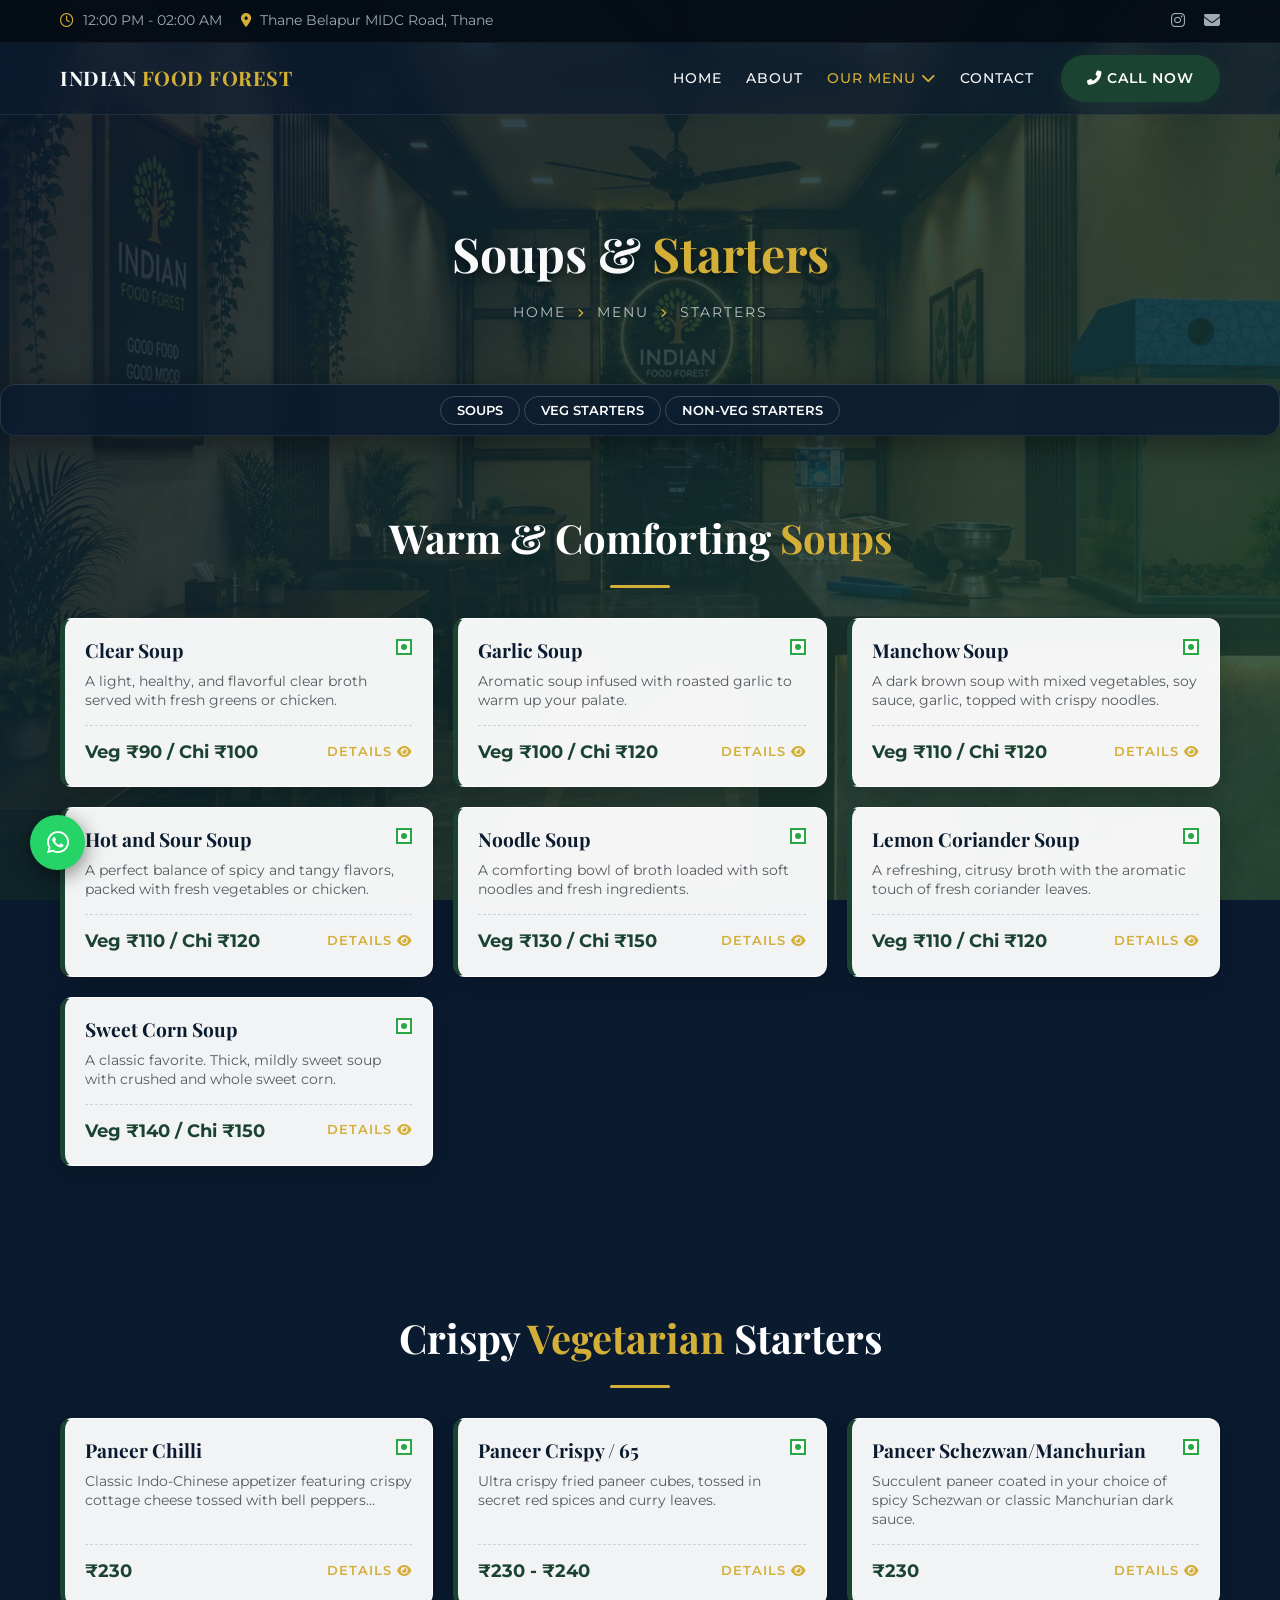
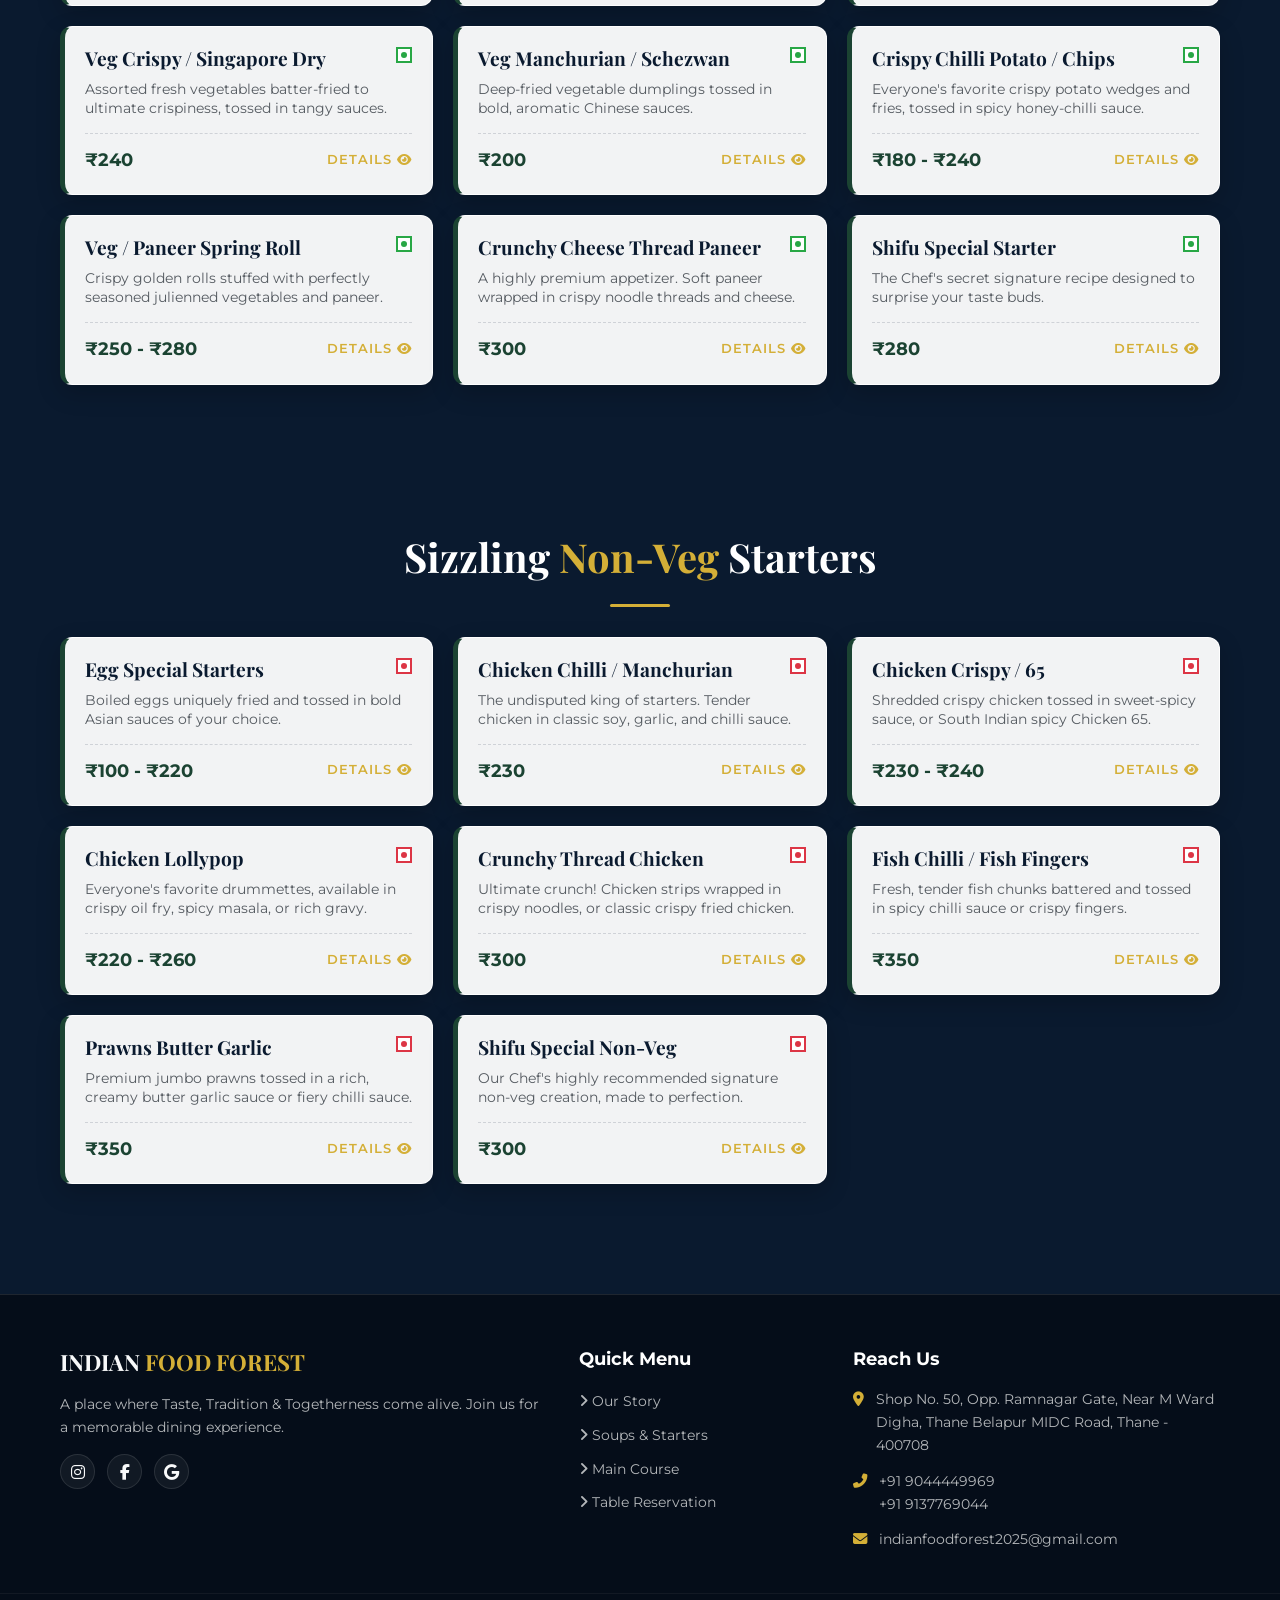
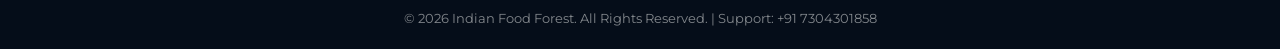
<file: menu-starters.html>
<!DOCTYPE html>
<html lang="en">
<head>
    <meta charset="UTF-8">
    <meta name="viewport" content="width=device-width, initial-scale=1.0, maximum-scale=1.0, user-scalable=no">
    <title>Soups & Starters | Indian Food Forest</title>
    <meta name="description" content="Explore our wide range of hot soups and crispy starters. Premium Veg and Non-Veg appetizers at Indian Food Forest, Thane.">
    
    <!-- Premium Google Fonts -->
    <link rel="preconnect" href="https://fonts.googleapis.com">
    <link rel="preconnect" href="https://fonts.gstatic.com" crossorigin>
    <link href="https://fonts.googleapis.com/css2?family=Montserrat:wght@300;400;500;600;700&family=Playfair+Display:ital,wght@0,400;0,500;0,600;0,700;1,400&display=swap" rel="stylesheet">
    
    <!-- FontAwesome for Icons -->
    <link rel="stylesheet" href="https://cdnjs.cloudflare.com/ajax/libs/font-awesome/6.4.0/css/all.min.css">
    
    <!-- Custom CSS Link -->
    <link rel="stylesheet" href="style.css">
</head>
<body>

    <!-- PRELOADER -->
    <div id="preloader">
        <div class="loader-logo">
            <h2>IFF</h2>
            <div class="spinner"></div>
        </div>
    </div>

    <!-- TOP INFO BAR -->
    <div class="top-bar">
        <div class="top-bar-container">
            <div class="top-bar-left">
                <span><i class="far fa-clock"></i> 12:00 PM - 02:00 AM</span>
                <span class="hide-mobile"><i class="fas fa-map-marker-alt"></i> Thane Belapur MIDC Road, Thane</span>
            </div>
            <div class="top-bar-right">
                <a href="https://www.instagram.com/indianfoodforest" target="_blank"><i class="fab fa-instagram"></i></a>
                <a href="mailto:indianfoodforest2025@gmail.com"><i class="fas fa-envelope"></i></a>
            </div>
        </div>
    </div>

    <!-- MAIN NAVIGATION -->
    <header class="navbar glass-navbar" id="navbar">
        <div class="nav-container">
            <a href="index.html" class="brand-logo">
                <span class="brand-name">INDIAN <span class="theme-accent">FOOD FOREST</span></span>
            </a>
            
            <div class="hamburger" id="hamburger">
                <span class="bar"></span>
                <span class="bar"></span>
                <span class="bar"></span>
            </div>

            <nav class="nav-links" id="nav-links">
                <ul class="menu-list">
                    <li><a href="index.html">Home</a></li>
                    <li><a href="about.html">About</a></li>
                    
                    <li class="dropdown">
                        <a href="#menu" class="active">Our Menu <i class="fas fa-chevron-down"></i></a>
                        <ul class="dropdown-menu glass-dropdown">
                            <li><a href="menu-starters.html" class="active">Soups & Starters</a></li>
                            <li><a href="menu-tandoori.html">Tandoori & Kebabs</a></li>
                            <li><a href="menu-asian.html">Asian Delights</a></li>
                            <li><a href="menu-indian.html">The Indian Kitchen</a></li>
                            <li><a href="menu-biryani.html">Rice E Dastaan (Biryani)</a></li>
                            <li><a href="menu-specials.html">Chef's Specials</a></li>
                        </ul>
                    </li>
                    
                    <li><a href="contact.html">Contact</a></li>
                </ul>
                <div class="nav-action">
                    <a href="tel:+919044449969" class="btn-primary"><i class="fas fa-phone-alt"></i> Call Now</a>
                </div>
            </nav>
        </div>
    </header>

    <!-- PAGE HEADER -->
    <section class="page-header menu-bg">
        <div class="header-overlay"></div>
        <div class="container text-center">
            <h1 class="page-title">Soups & <span class="theme-accent">Starters</span></h1>
            <p class="breadcrumbs"><a href="index.html">Home</a> <i class="fas fa-angle-right"></i> Menu <i class="fas fa-angle-right"></i> Starters</p>
        </div>
    </section>

    <!-- CATEGORY JUMP MENU (Glassmorphism) -->
    <div class="category-nav glass-panel">
        <div class="container text-center">
            <a href="#soups" class="cat-btn glass-btn">Soups</a>
            <a href="#veg-starters" class="cat-btn glass-btn">Veg Starters</a>
            <a href="#nonveg-starters" class="cat-btn glass-btn">Non-Veg Starters</a>
        </div>
    </div>

    <!-- SOUPS SECTION -->
    <section id="soups" class="menu-section section-padding">
        <div class="container">
            <div class="section-header text-center glass-header">
                <h2 class="section-title">Warm & Comforting <span class="theme-accent">Soups</span></h2>
                <div class="heading-divider"></div>
            </div>

            <div class="menu-grid">
                
                <div class="menu-card glass-card text-only-card" onclick="openDishModal('', 'Clear Soup', 'Veg ₹90 / Chicken ₹100', 'Veg/Non-Veg', 'A light, healthy, and flavorful clear broth served with fresh greens or chicken.')">
                    <div class="card-content">
                        <div class="card-header">
                            <h3>Clear Soup</h3>
                            <span class="diet-indicator veg"></span>
                        </div>
                        <p class="dish-short-desc">A light, healthy, and flavorful clear broth served with fresh greens or chicken.</p>
                        <div class="card-footer">
                            <p class="price theme-accent">Veg ₹90 / Chi ₹100</p>
                            <span class="view-btn">Details <i class="fas fa-eye"></i></span>
                        </div>
                    </div>
                </div>

                <div class="menu-card glass-card text-only-card" onclick="openDishModal('', 'Garlic Soup', 'Veg ₹100 / Chicken ₹120', 'Veg/Non-Veg', 'Aromatic soup infused with roasted garlic to warm up your palate.')">
                    <div class="card-content">
                        <div class="card-header">
                            <h3>Garlic Soup</h3>
                            <span class="diet-indicator veg"></span>
                        </div>
                        <p class="dish-short-desc">Aromatic soup infused with roasted garlic to warm up your palate.</p>
                        <div class="card-footer">
                            <p class="price theme-accent">Veg ₹100 / Chi ₹120</p>
                            <span class="view-btn">Details <i class="fas fa-eye"></i></span>
                        </div>
                    </div>
                </div>

                <div class="menu-card glass-card text-only-card" onclick="openDishModal('', 'Manchow Soup', 'Veg ₹110 / Chicken ₹120', 'Veg/Non-Veg', 'A dark brown soup with mixed vegetables, soy sauce, garlic, topped with crispy noodles.')">
                    <div class="card-content">
                        <div class="card-header">
                            <h3>Manchow Soup</h3>
                            <span class="diet-indicator veg"></span>
                        </div>
                        <p class="dish-short-desc">A dark brown soup with mixed vegetables, soy sauce, garlic, topped with crispy noodles.</p>
                        <div class="card-footer">
                            <p class="price theme-accent">Veg ₹110 / Chi ₹120</p>
                            <span class="view-btn">Details <i class="fas fa-eye"></i></span>
                        </div>
                    </div>
                </div>

                <div class="menu-card glass-card text-only-card" onclick="openDishModal('', 'Hot and Sour Soup', 'Veg ₹110 / Chicken ₹120', 'Veg/Non-Veg', 'A perfect balance of spicy and tangy flavors, packed with fresh vegetables or chicken.')">
                    <div class="card-content">
                        <div class="card-header">
                            <h3>Hot and Sour Soup</h3>
                            <span class="diet-indicator veg"></span>
                        </div>
                        <p class="dish-short-desc">A perfect balance of spicy and tangy flavors, packed with fresh vegetables or chicken.</p>
                        <div class="card-footer">
                            <p class="price theme-accent">Veg ₹110 / Chi ₹120</p>
                            <span class="view-btn">Details <i class="fas fa-eye"></i></span>
                        </div>
                    </div>
                </div>

                <div class="menu-card glass-card text-only-card" onclick="openDishModal('', 'Noodle Soup', 'Veg ₹130 / Chicken ₹150', 'Veg/Non-Veg', 'A comforting bowl of broth loaded with soft noodles and fresh ingredients.')">
                    <div class="card-content">
                        <div class="card-header">
                            <h3>Noodle Soup</h3>
                            <span class="diet-indicator veg"></span>
                        </div>
                        <p class="dish-short-desc">A comforting bowl of broth loaded with soft noodles and fresh ingredients.</p>
                        <div class="card-footer">
                            <p class="price theme-accent">Veg ₹130 / Chi ₹150</p>
                            <span class="view-btn">Details <i class="fas fa-eye"></i></span>
                        </div>
                    </div>
                </div>

                <div class="menu-card glass-card text-only-card" onclick="openDishModal('', 'Lemon Coriander Soup', 'Veg ₹110 / Chicken ₹120', 'Veg/Non-Veg', 'A refreshing, citrusy broth with the aromatic touch of fresh coriander leaves.')">
                    <div class="card-content">
                        <div class="card-header">
                            <h3>Lemon Coriander Soup</h3>
                            <span class="diet-indicator veg"></span>
                        </div>
                        <p class="dish-short-desc">A refreshing, citrusy broth with the aromatic touch of fresh coriander leaves.</p>
                        <div class="card-footer">
                            <p class="price theme-accent">Veg ₹110 / Chi ₹120</p>
                            <span class="view-btn">Details <i class="fas fa-eye"></i></span>
                        </div>
                    </div>
                </div>
                
                <div class="menu-card glass-card text-only-card" onclick="openDishModal('', 'Sweet Corn Soup', 'Veg ₹140 / Chicken ₹150', 'Veg/Non-Veg', 'A classic favorite. Thick, mildly sweet soup with crushed and whole sweet corn.')">
                    <div class="card-content">
                        <div class="card-header">
                            <h3>Sweet Corn Soup</h3>
                            <span class="diet-indicator veg"></span>
                        </div>
                        <p class="dish-short-desc">A classic favorite. Thick, mildly sweet soup with crushed and whole sweet corn.</p>
                        <div class="card-footer">
                            <p class="price theme-accent">Veg ₹140 / Chi ₹150</p>
                            <span class="view-btn">Details <i class="fas fa-eye"></i></span>
                        </div>
                    </div>
                </div>
            </div>
        </div>
    </section>

    <!-- VEGETARIAN STARTERS SECTION -->
    <section id="veg-starters" class="menu-section section-padding">
        <div class="container">
            <div class="section-header text-center glass-header">
                <h2 class="section-title">Crispy <span class="theme-accent">Vegetarian</span> Starters</h2>
                <div class="heading-divider"></div>
            </div>

            <div class="menu-grid">
                
                <!-- Paneer Items -->
                <div class="menu-card glass-card text-only-card" onclick="openDishModal('', 'Paneer Chilli', '₹230', 'Veg', 'Classic Indo-Chinese appetizer featuring crispy cottage cheese tossed with bell peppers and soy-chilli sauce.')">
                    <div class="card-content">
                        <div class="card-header">
                            <h3>Paneer Chilli</h3>
                            <span class="diet-indicator veg"></span>
                        </div>
                        <p class="dish-short-desc">Classic Indo-Chinese appetizer featuring crispy cottage cheese tossed with bell peppers...</p>
                        <div class="card-footer">
                            <p class="price theme-accent">₹230</p>
                            <span class="view-btn">Details <i class="fas fa-eye"></i></span>
                        </div>
                    </div>
                </div>

                <div class="menu-card glass-card text-only-card" onclick="openDishModal('', 'Paneer Crispy / Paneer 65', '₹230 - ₹240', 'Veg', 'Ultra crispy fried paneer cubes, tossed in secret red spices and curry leaves.')">
                    <div class="card-content">
                        <div class="card-header">
                            <h3>Paneer Crispy / 65</h3>
                            <span class="diet-indicator veg"></span>
                        </div>
                        <p class="dish-short-desc">Ultra crispy fried paneer cubes, tossed in secret red spices and curry leaves.</p>
                        <div class="card-footer">
                            <p class="price theme-accent">₹230 - ₹240</p>
                            <span class="view-btn">Details <i class="fas fa-eye"></i></span>
                        </div>
                    </div>
                </div>

                <div class="menu-card glass-card text-only-card" onclick="openDishModal('', 'Paneer Schezwan / Manchurian Dry', '₹230', 'Veg', 'Succulent paneer coated in your choice of spicy Schezwan or classic Manchurian dark sauce.')">
                    <div class="card-content">
                        <div class="card-header">
                            <h3>Paneer Schezwan/Manchurian</h3>
                            <span class="diet-indicator veg"></span>
                        </div>
                        <p class="dish-short-desc">Succulent paneer coated in your choice of spicy Schezwan or classic Manchurian dark sauce.</p>
                        <div class="card-footer">
                            <p class="price theme-accent">₹230</p>
                            <span class="view-btn">Details <i class="fas fa-eye"></i></span>
                        </div>
                    </div>
                </div>

                <!-- Veg Mix Items -->
                <div class="menu-card glass-card text-only-card" onclick="openDishModal('', 'Veg Crispy / Singapore Dry', '₹240', 'Veg', 'Assorted fresh vegetables batter-fried to ultimate crispiness, tossed in tangy and spicy sauces.')">
                    <div class="card-content">
                        <div class="card-header">
                            <h3>Veg Crispy / Singapore Dry</h3>
                            <span class="diet-indicator veg"></span>
                        </div>
                        <p class="dish-short-desc">Assorted fresh vegetables batter-fried to ultimate crispiness, tossed in tangy sauces.</p>
                        <div class="card-footer">
                            <p class="price theme-accent">₹240</p>
                            <span class="view-btn">Details <i class="fas fa-eye"></i></span>
                        </div>
                    </div>
                </div>

                <div class="menu-card glass-card text-only-card" onclick="openDishModal('', 'Veg Manchurian / Schezwan Dry', '₹200', 'Veg', 'Deep-fried vegetable dumplings tossed in bold, aromatic Chinese sauces.')">
                    <div class="card-content">
                        <div class="card-header">
                            <h3>Veg Manchurian / Schezwan</h3>
                            <span class="diet-indicator veg"></span>
                        </div>
                        <p class="dish-short-desc">Deep-fried vegetable dumplings tossed in bold, aromatic Chinese sauces.</p>
                        <div class="card-footer">
                            <p class="price theme-accent">₹200</p>
                            <span class="view-btn">Details <i class="fas fa-eye"></i></span>
                        </div>
                    </div>
                </div>

                <div class="menu-card glass-card text-only-card" onclick="openDishModal('', 'Crispy Chilli Potato / Finger Chips', '₹180 - ₹240', 'Veg', 'Everyone\'s favorite crispy potato wedges and fries, tossed in spicy honey-chilli sauce.')">
                    <div class="card-content">
                        <div class="card-header">
                            <h3>Crispy Chilli Potato / Chips</h3>
                            <span class="diet-indicator veg"></span>
                        </div>
                        <p class="dish-short-desc">Everyone's favorite crispy potato wedges and fries, tossed in spicy honey-chilli sauce.</p>
                        <div class="card-footer">
                            <p class="price theme-accent">₹180 - ₹240</p>
                            <span class="view-btn">Details <i class="fas fa-eye"></i></span>
                        </div>
                    </div>
                </div>

                <!-- Premium Veg Starters -->
                <div class="menu-card glass-card text-only-card" onclick="openDishModal('', 'Veg / Paneer Spring Roll', '₹250 - ₹280', 'Veg', 'Crispy golden rolls stuffed with perfectly seasoned julienned vegetables and paneer.')">
                    <div class="card-content">
                        <div class="card-header">
                            <h3>Veg / Paneer Spring Roll</h3>
                            <span class="diet-indicator veg"></span>
                        </div>
                        <p class="dish-short-desc">Crispy golden rolls stuffed with perfectly seasoned julienned vegetables and paneer.</p>
                        <div class="card-footer">
                            <p class="price theme-accent">₹250 - ₹280</p>
                            <span class="view-btn">Details <i class="fas fa-eye"></i></span>
                        </div>
                    </div>
                </div>

                <div class="menu-card glass-card text-only-card" onclick="openDishModal('', 'Crunchy Cheese Thread Paneer', '₹300', 'Veg', 'A highly premium, instagram-worthy appetizer. Soft paneer wrapped in crispy noodle threads and cheese.')">
                    <div class="card-content">
                        <div class="card-header">
                            <h3>Crunchy Cheese Thread Paneer</h3>
                            <span class="diet-indicator veg"></span>
                        </div>
                        <p class="dish-short-desc">A highly premium appetizer. Soft paneer wrapped in crispy noodle threads and cheese.</p>
                        <div class="card-footer">
                            <p class="price theme-accent">₹300</p>
                            <span class="view-btn">Details <i class="fas fa-eye"></i></span>
                        </div>
                    </div>
                </div>

                <div class="menu-card glass-card text-only-card" onclick="openDishModal('', 'Shifu Special Veg Starter', '₹280', 'Veg', 'The Chef\'s secret signature recipe designed to surprise your taste buds.')">
                    <div class="card-content">
                        <div class="card-header">
                            <h3>Shifu Special Starter</h3>
                            <span class="diet-indicator veg"></span>
                        </div>
                        <p class="dish-short-desc">The Chef's secret signature recipe designed to surprise your taste buds.</p>
                        <div class="card-footer">
                            <p class="price theme-accent">₹280</p>
                            <span class="view-btn">Details <i class="fas fa-eye"></i></span>
                        </div>
                    </div>
                </div>
            </div>
        </div>
    </section>

    <!-- NON-VEGETARIAN STARTERS SECTION -->
    <section id="nonveg-starters" class="menu-section section-padding">
        <div class="container">
            <div class="section-header text-center glass-header">
                <h2 class="section-title">Sizzling <span class="theme-accent">Non-Veg</span> Starters</h2>
                <div class="heading-divider"></div>
            </div>

            <div class="menu-grid">
                
                <!-- Egg Items -->
                <div class="menu-card glass-card text-only-card" onclick="openDishModal('', 'Egg Fry / Schezwan / Kung Pao', '₹100 - ₹220', 'Non-Veg', 'Boiled eggs uniquely fried and tossed in bold Asian sauces of your choice.')">
                    <div class="card-content">
                        <div class="card-header">
                            <h3>Egg Special Starters</h3>
                            <span class="diet-indicator non-veg"></span>
                        </div>
                        <p class="dish-short-desc">Boiled eggs uniquely fried and tossed in bold Asian sauces of your choice.</p>
                        <div class="card-footer">
                            <p class="price theme-accent">₹100 - ₹220</p>
                            <span class="view-btn">Details <i class="fas fa-eye"></i></span>
                        </div>
                    </div>
                </div>

                <!-- Chicken Items -->
                <div class="menu-card glass-card text-only-card" onclick="openDishModal('', 'Chicken Chilli / Manchurian Dry', '₹230', 'Non-Veg', 'The undisputed king of starters. Tender chicken in classic soy, garlic, and chilli sauce.')">
                    <div class="card-content">
                        <div class="card-header">
                            <h3>Chicken Chilli / Manchurian</h3>
                            <span class="diet-indicator non-veg"></span>
                        </div>
                        <p class="dish-short-desc">The undisputed king of starters. Tender chicken in classic soy, garlic, and chilli sauce.</p>
                        <div class="card-footer">
                            <p class="price theme-accent">₹230</p>
                            <span class="view-btn">Details <i class="fas fa-eye"></i></span>
                        </div>
                    </div>
                </div>

                <div class="menu-card glass-card text-only-card" onclick="openDishModal('', 'Chicken Crispy / Chicken 65', '₹230 - ₹240', 'Non-Veg', 'Shredded crispy chicken tossed in sweet-spicy sauce, or South Indian style spicy Chicken 65.')">
                    <div class="card-content">
                        <div class="card-header">
                            <h3>Chicken Crispy / 65</h3>
                            <span class="diet-indicator non-veg"></span>
                        </div>
                        <p class="dish-short-desc">Shredded crispy chicken tossed in sweet-spicy sauce, or South Indian spicy Chicken 65.</p>
                        <div class="card-footer">
                            <p class="price theme-accent">₹230 - ₹240</p>
                            <span class="view-btn">Details <i class="fas fa-eye"></i></span>
                        </div>
                    </div>
                </div>

                <div class="menu-card glass-card text-only-card" onclick="openDishModal('', 'Chicken Lollypop (Oil Fry/Masala)', '₹220 - ₹260', 'Non-Veg', 'Everyone\'s favorite drummettes, available in crispy oil fry, spicy masala, or rich gravy.')">
                    <div class="card-content">
                        <div class="card-header">
                            <h3>Chicken Lollypop</h3>
                            <span class="diet-indicator non-veg"></span>
                        </div>
                        <p class="dish-short-desc">Everyone's favorite drummettes, available in crispy oil fry, spicy masala, or rich gravy.</p>
                        <div class="card-footer">
                            <p class="price theme-accent">₹220 - ₹260</p>
                            <span class="view-btn">Details <i class="fas fa-eye"></i></span>
                        </div>
                    </div>
                </div>

                <div class="menu-card glass-card text-only-card" onclick="openDishModal('', 'Crunchy Thread / Fried Chicken', '₹300', 'Non-Veg', 'Ultimate crunch! Chicken strips wrapped in crispy noodles, or classic crispy fried chicken.')">
                    <div class="card-content">
                        <div class="card-header">
                            <h3>Crunchy Thread Chicken</h3>
                            <span class="diet-indicator non-veg"></span>
                        </div>
                        <p class="dish-short-desc">Ultimate crunch! Chicken strips wrapped in crispy noodles, or classic crispy fried chicken.</p>
                        <div class="card-footer">
                            <p class="price theme-accent">₹300</p>
                            <span class="view-btn">Details <i class="fas fa-eye"></i></span>
                        </div>
                    </div>
                </div>

                <!-- Seafood & Premium -->
                <div class="menu-card glass-card text-only-card" onclick="openDishModal('', 'Fish Chilli Dry / Fish Fingers', '₹350', 'Non-Veg', 'Fresh, tender fish chunks battered and tossed in spicy chilli sauce or served as crispy fingers.')">
                    <div class="card-content">
                        <div class="card-header">
                            <h3>Fish Chilli / Fish Fingers</h3>
                            <span class="diet-indicator non-veg"></span>
                        </div>
                        <p class="dish-short-desc">Fresh, tender fish chunks battered and tossed in spicy chilli sauce or crispy fingers.</p>
                        <div class="card-footer">
                            <p class="price theme-accent">₹350</p>
                            <span class="view-btn">Details <i class="fas fa-eye"></i></span>
                        </div>
                    </div>
                </div>

                <div class="menu-card glass-card text-only-card" onclick="openDishModal('', 'Prawns Butter Garlic / Chilli', '₹350', 'Non-Veg', 'Premium jumbo prawns tossed in a rich, creamy butter garlic sauce or fiery chilli sauce.')">
                    <div class="card-content">
                        <div class="card-header">
                            <h3>Prawns Butter Garlic</h3>
                            <span class="diet-indicator non-veg"></span>
                        </div>
                        <p class="dish-short-desc">Premium jumbo prawns tossed in a rich, creamy butter garlic sauce or fiery chilli sauce.</p>
                        <div class="card-footer">
                            <p class="price theme-accent">₹350</p>
                            <span class="view-btn">Details <i class="fas fa-eye"></i></span>
                        </div>
                    </div>
                </div>

                <div class="menu-card glass-card text-only-card" onclick="openDishModal('', 'Shifu Special Non-Veg Starter', '₹300', 'Non-Veg', 'Our Chef\'s highly recommended signature non-veg creation, made to perfection.')">
                    <div class="card-content">
                        <div class="card-header">
                            <h3>Shifu Special Non-Veg</h3>
                            <span class="diet-indicator non-veg"></span>
                        </div>
                        <p class="dish-short-desc">Our Chef's highly recommended signature non-veg creation, made to perfection.</p>
                        <div class="card-footer">
                            <p class="price theme-accent">₹300</p>
                            <span class="view-btn">Details <i class="fas fa-eye"></i></span>
                        </div>
                    </div>
                </div>

            </div>
        </div>
    </section>

    <!-- DISH DETAIL MODAL (Glassmorphism Pop-up) -->
    <div id="dishModal" class="modal-overlay">
        <div class="modal-box glass-modal">
            <button class="modal-close"><i class="fas fa-times"></i></button>
            <div class="modal-info text-only-modal">
                <div class="modal-title-row">
                    <h2 id="modalTitle">Dish Name</h2>
                    <div id="modalDietIcon" class="diet-indicator"></div>
                </div>
                <h3 id="modalPrice" class="theme-accent">₹0</h3>
                <div class="modal-divider"></div>
                <p id="modalDesc">Dish description.</p>
                <div class="modal-footer">
                    <button class="btn-primary full-width" onclick="closeModal()">Close Window</button>
                </div>
            </div>
        </div>
    </div>

    <!-- FLOATING ACTION BUTTONS -->
    <a href="https://wa.me/919044449969?text=Hello%20Indian%20Food%20Forest,%20I%20have%20an%20enquiry!" class="floating-btn whatsapp-float glass-float" target="_blank" aria-label="WhatsApp Us">
        <i class="fab fa-whatsapp"></i>
    </a>
    <button id="backToTop" class="floating-btn back-to-top glass-float" aria-label="Back to top">
        <i class="fas fa-arrow-up"></i>
    </button>

    <!-- FOOTER SECTION (Clean & Professional) -->
    <footer class="site-footer glass-footer">
        <div class="container footer-grid">
            <div class="footer-widget about-widget">
                <h3 class="footer-logo">INDIAN <span class="theme-accent">FOOD FOREST</span></h3>
                <p>A place where Taste, Tradition & Togetherness come alive. Join us for a memorable dining experience.</p>
                <div class="social-icons">
                    <a href="https://www.instagram.com/indianfoodforest" target="_blank"><i class="fab fa-instagram"></i></a>
                    <a href="#"><i class="fab fa-facebook-f"></i></a>
                    <a href="#"><i class="fab fa-google"></i></a>
                </div>
            </div>
            
            <div class="footer-widget links-widget">
                <h4>Quick Menu</h4>
                <ul>
                    <li><a href="about.html"><i class="fas fa-angle-right"></i> Our Story</a></li>
                    <li><a href="menu-starters.html"><i class="fas fa-angle-right"></i> Soups & Starters</a></li>
                    <li><a href="menu-indian.html"><i class="fas fa-angle-right"></i> Main Course</a></li>
                    <li><a href="contact.html"><i class="fas fa-angle-right"></i> Table Reservation</a></li>
                </ul>
            </div>

            <div class="footer-widget contact-widget">
                <h4>Reach Us</h4>
                <ul class="contact-info">
                    <li>
                        <i class="fas fa-map-marker-alt"></i>
                        <span>Shop No. 50, Opp. Ramnagar Gate, Near M Ward Digha, Thane Belapur MIDC Road, Thane - 400708</span>
                    </li>
                    <li>
                        <i class="fas fa-phone-alt"></i>
                        <span>
                            <a href="tel:+919044449969">+91 9044449969</a><br>
                            <a href="tel:+919137769044">+91 9137769044</a>
                        </span>
                    </li>
                    <li>
                        <i class="fas fa-envelope"></i>
                        <a href="mailto:indianfoodforest2025@gmail.com">indianfoodforest2025@gmail.com</a>
                    </li>
                </ul>
            </div>
        </div>
        <div class="footer-bottom text-center">
            <p>&copy; 2026 Indian Food Forest. All Rights Reserved. | <a href="contact.html">Support: +91 7304301858</a></p>
        </div>
    </footer>

    <!-- LINK TO JAVASCRIPT -->
    <script src="script.js"></script>
</body>
</html>
</file>
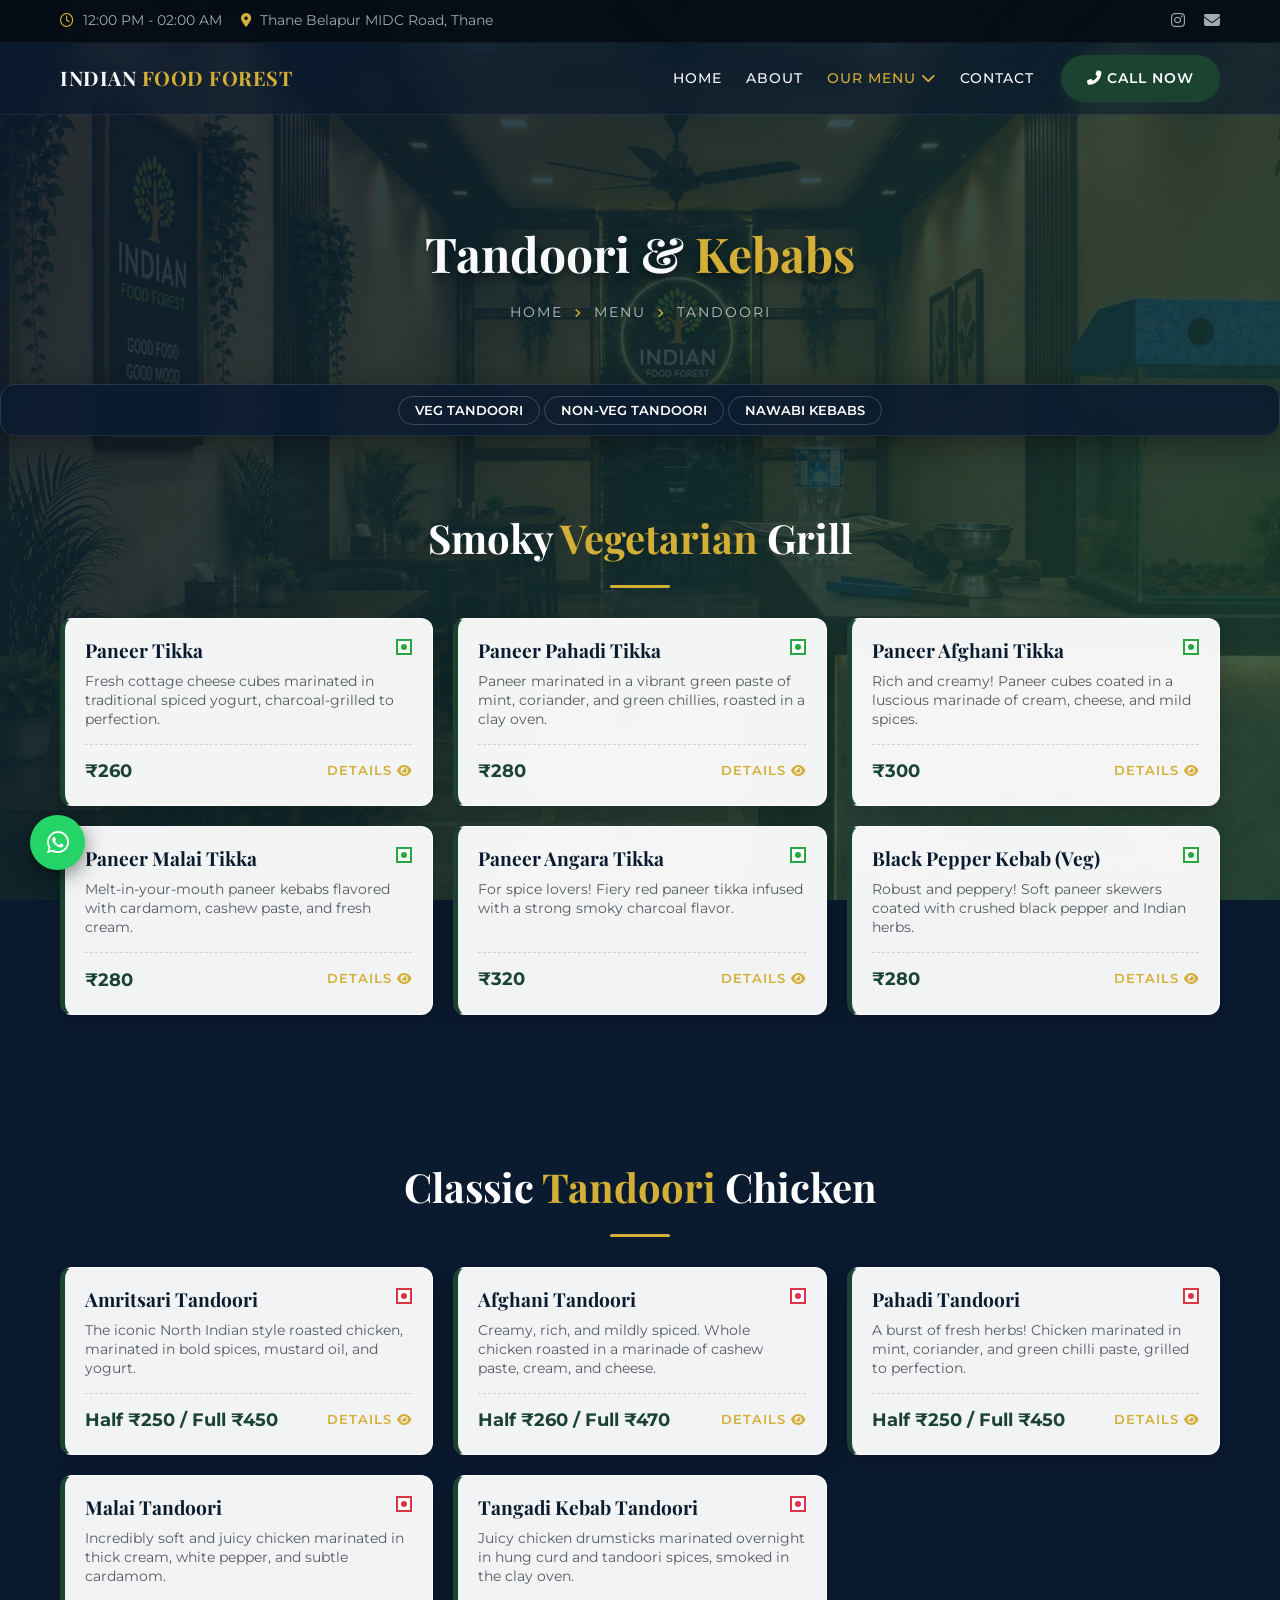
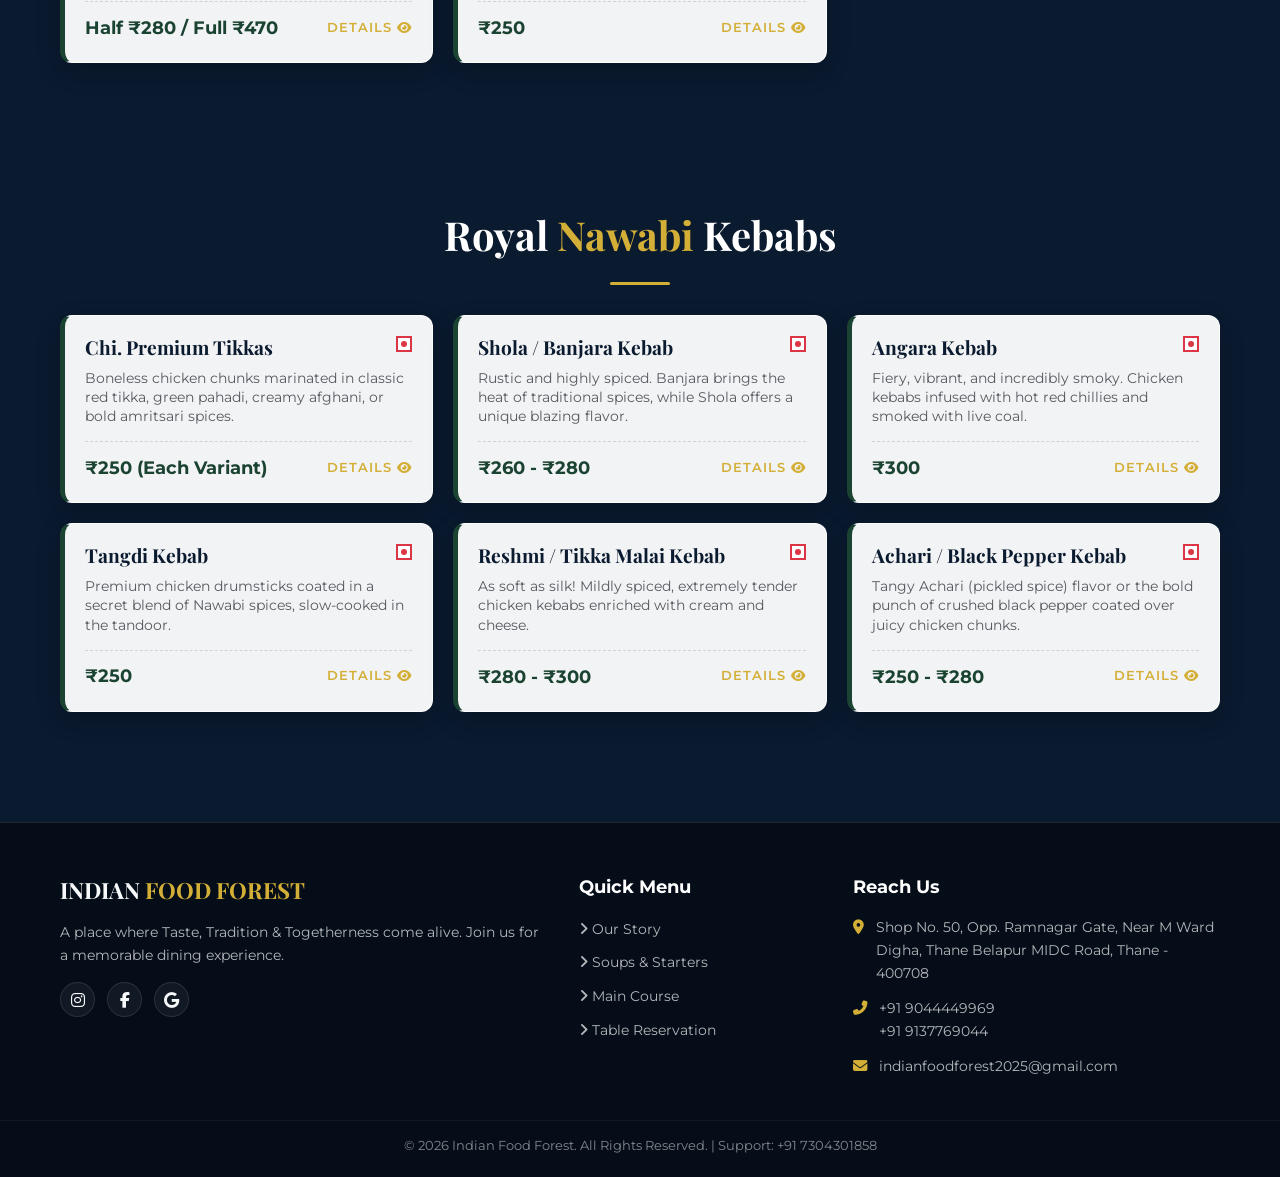
<file: menu-tandoori.html>
<!DOCTYPE html>
<html lang="en">
<head>
    <meta charset="UTF-8">
    <meta name="viewport" content="width=device-width, initial-scale=1.0, maximum-scale=1.0, user-scalable=no">
    <title>Tandoori & Kebabs | Indian Food Forest</title>
    <meta name="description" content="Relish the smoky flavors of our premium Tandoori and Nawabi Kebabs at Indian Food Forest, Thane. Authentic Veg & Non-Veg charcoal-grilled delicacies.">
    
    <!-- Premium Google Fonts -->
    <link rel="preconnect" href="https://fonts.googleapis.com">
    <link rel="preconnect" href="https://fonts.gstatic.com" crossorigin>
    <link href="https://fonts.googleapis.com/css2?family=Montserrat:wght@300;400;500;600;700&family=Playfair+Display:ital,wght@0,400;0,500;0,600;0,700;1,400&display=swap" rel="stylesheet">
    
    <!-- FontAwesome for Icons -->
    <link rel="stylesheet" href="https://cdnjs.cloudflare.com/ajax/libs/font-awesome/6.4.0/css/all.min.css">
    
    <!-- Custom CSS Link -->
    <link rel="stylesheet" href="style.css">
</head>
<body>

    <!-- PRELOADER -->
    <div id="preloader">
        <div class="loader-logo">
            <h2>IFF</h2>
            <div class="spinner"></div>
        </div>
    </div>

    <!-- TOP INFO BAR -->
    <div class="top-bar">
        <div class="top-bar-container">
            <div class="top-bar-left">
                <span><i class="far fa-clock"></i> 12:00 PM - 02:00 AM</span>
                <span class="hide-mobile"><i class="fas fa-map-marker-alt"></i> Thane Belapur MIDC Road, Thane</span>
            </div>
            <div class="top-bar-right">
                <a href="https://www.instagram.com/indianfoodforest" target="_blank"><i class="fab fa-instagram"></i></a>
                <a href="mailto:indianfoodforest2025@gmail.com"><i class="fas fa-envelope"></i></a>
            </div>
        </div>
    </div>

    <!-- MAIN NAVIGATION -->
    <header class="navbar glass-navbar" id="navbar">
        <div class="nav-container">
            <a href="index.html" class="brand-logo">
                <span class="brand-name">INDIAN <span class="theme-accent">FOOD FOREST</span></span>
            </a>
            
            <div class="hamburger" id="hamburger">
                <span class="bar"></span>
                <span class="bar"></span>
                <span class="bar"></span>
            </div>

            <nav class="nav-links" id="nav-links">
                <ul class="menu-list">
                    <li><a href="index.html">Home</a></li>
                    <li><a href="about.html">About</a></li>
                    
                    <li class="dropdown">
                        <a href="#menu" class="active">Our Menu <i class="fas fa-chevron-down"></i></a>
                        <ul class="dropdown-menu glass-dropdown">
                            <li><a href="menu-starters.html">Soups & Starters</a></li>
                            <li><a href="menu-tandoori.html" class="active">Tandoori & Kebabs</a></li>
                            <li><a href="menu-asian.html">Asian Delights</a></li>
                            <li><a href="menu-indian.html">The Indian Kitchen</a></li>
                            <li><a href="menu-biryani.html">Rice E Dastaan (Biryani)</a></li>
                            <li><a href="menu-specials.html">Chef's Specials</a></li>
                        </ul>
                    </li>
                    
                    <li><a href="contact.html">Contact</a></li>
                </ul>
                <div class="nav-action">
                    <a href="tel:+919044449969" class="btn-primary"><i class="fas fa-phone-alt"></i> Call Now</a>
                </div>
            </nav>
        </div>
    </header>

    <!-- PAGE HEADER -->
    <section class="page-header menu-bg">
        <div class="header-overlay"></div>
        <div class="container text-center">
            <h1 class="page-title">Tandoori & <span class="theme-accent">Kebabs</span></h1>
            <p class="breadcrumbs"><a href="index.html">Home</a> <i class="fas fa-angle-right"></i> Menu <i class="fas fa-angle-right"></i> Tandoori</p>
        </div>
    </section>

    <!-- CATEGORY JUMP MENU -->
    <div class="category-nav glass-panel">
        <div class="container text-center">
            <a href="#veg-tandoori" class="cat-btn glass-btn">Veg Tandoori</a>
            <a href="#nonveg-tandoori" class="cat-btn glass-btn">Non-Veg Tandoori</a>
            <a href="#nawabi-kebabs" class="cat-btn glass-btn">Nawabi Kebabs</a>
        </div>
    </div>

    <!-- VEG TANDOORI SECTION -->
    <section id="veg-tandoori" class="menu-section section-padding">
        <div class="container">
            <div class="section-header text-center glass-header">
                <h2 class="section-title">Smoky <span class="theme-accent">Vegetarian</span> Grill</h2>
                <div class="heading-divider"></div>
            </div>

            <div class="menu-grid">
                <div class="menu-card glass-card text-only-card" onclick="openDishModal('', 'Paneer Tikka', '₹260', 'Veg', 'Fresh cottage cheese cubes marinated in traditional spiced yogurt, charcoal-grilled to perfection.')">
                    <div class="card-content">
                        <div class="card-header">
                            <h3>Paneer Tikka</h3>
                            <span class="diet-indicator veg"></span>
                        </div>
                        <p class="dish-short-desc">Fresh cottage cheese cubes marinated in traditional spiced yogurt, charcoal-grilled to perfection.</p>
                        <div class="card-footer">
                            <p class="price theme-accent">₹260</p>
                            <span class="view-btn">Details <i class="fas fa-eye"></i></span>
                        </div>
                    </div>
                </div>

                <div class="menu-card glass-card text-only-card" onclick="openDishModal('', 'Paneer Pahadi Tikka', '₹280', 'Veg', 'Paneer marinated in a vibrant green paste of mint, coriander, and green chillies, roasted in a clay oven.')">
                    <div class="card-content">
                        <div class="card-header">
                            <h3>Paneer Pahadi Tikka</h3>
                            <span class="diet-indicator veg"></span>
                        </div>
                        <p class="dish-short-desc">Paneer marinated in a vibrant green paste of mint, coriander, and green chillies, roasted in a clay oven.</p>
                        <div class="card-footer">
                            <p class="price theme-accent">₹280</p>
                            <span class="view-btn">Details <i class="fas fa-eye"></i></span>
                        </div>
                    </div>
                </div>

                <div class="menu-card glass-card text-only-card" onclick="openDishModal('', 'Paneer Afghani Tikka', '₹300', 'Veg', 'Rich and creamy! Paneer cubes coated in a luscious marinade of cream, cheese, and mild spices.')">
                    <div class="card-content">
                        <div class="card-header">
                            <h3>Paneer Afghani Tikka</h3>
                            <span class="diet-indicator veg"></span>
                        </div>
                        <p class="dish-short-desc">Rich and creamy! Paneer cubes coated in a luscious marinade of cream, cheese, and mild spices.</p>
                        <div class="card-footer">
                            <p class="price theme-accent">₹300</p>
                            <span class="view-btn">Details <i class="fas fa-eye"></i></span>
                        </div>
                    </div>
                </div>

                <div class="menu-card glass-card text-only-card" onclick="openDishModal('', 'Paneer Malai Tikka', '₹280', 'Veg', 'Melt-in-your-mouth paneer kebabs flavored with cardamom, cashew paste, and fresh cream.')">
                    <div class="card-content">
                        <div class="card-header">
                            <h3>Paneer Malai Tikka</h3>
                            <span class="diet-indicator veg"></span>
                        </div>
                        <p class="dish-short-desc">Melt-in-your-mouth paneer kebabs flavored with cardamom, cashew paste, and fresh cream.</p>
                        <div class="card-footer">
                            <p class="price theme-accent">₹280</p>
                            <span class="view-btn">Details <i class="fas fa-eye"></i></span>
                        </div>
                    </div>
                </div>

                <div class="menu-card glass-card text-only-card" onclick="openDishModal('', 'Paneer Angara Tikka', '₹320', 'Veg', 'For spice lovers! Fiery red paneer tikka infused with a strong smoky charcoal flavor.')">
                    <div class="card-content">
                        <div class="card-header">
                            <h3>Paneer Angara Tikka</h3>
                            <span class="diet-indicator veg"></span>
                        </div>
                        <p class="dish-short-desc">For spice lovers! Fiery red paneer tikka infused with a strong smoky charcoal flavor.</p>
                        <div class="card-footer">
                            <p class="price theme-accent">₹320</p>
                            <span class="view-btn">Details <i class="fas fa-eye"></i></span>
                        </div>
                    </div>
                </div>

                <div class="menu-card glass-card text-only-card" onclick="openDishModal('', 'Black Pepper Kebab (Veg)', '₹280', 'Veg', 'Robust and peppery! Soft paneer skewers coated with crushed black pepper and Indian herbs.')">
                    <div class="card-content">
                        <div class="card-header">
                            <h3>Black Pepper Kebab (Veg)</h3>
                            <span class="diet-indicator veg"></span>
                        </div>
                        <p class="dish-short-desc">Robust and peppery! Soft paneer skewers coated with crushed black pepper and Indian herbs.</p>
                        <div class="card-footer">
                            <p class="price theme-accent">₹280</p>
                            <span class="view-btn">Details <i class="fas fa-eye"></i></span>
                        </div>
                    </div>
                </div>
            </div>
        </div>
    </section>

    <!-- NON-VEG TANDOORI SECTION -->
    <section id="nonveg-tandoori" class="menu-section section-padding">
        <div class="container">
            <div class="section-header text-center glass-header">
                <h2 class="section-title">Classic <span class="theme-accent">Tandoori</span> Chicken</h2>
                <div class="heading-divider"></div>
            </div>

            <div class="menu-grid">
                <div class="menu-card glass-card text-only-card" onclick="openDishModal('', 'Amritsari Tandoori', 'Half ₹250 / Full ₹450', 'Non-Veg', 'The iconic North Indian style roasted chicken, marinated in bold spices, mustard oil, and yogurt.')">
                    <div class="card-content">
                        <div class="card-header">
                            <h3>Amritsari Tandoori</h3>
                            <span class="diet-indicator non-veg"></span>
                        </div>
                        <p class="dish-short-desc">The iconic North Indian style roasted chicken, marinated in bold spices, mustard oil, and yogurt.</p>
                        <div class="card-footer">
                            <p class="price theme-accent">Half ₹250 / Full ₹450</p>
                            <span class="view-btn">Details <i class="fas fa-eye"></i></span>
                        </div>
                    </div>
                </div>

                <div class="menu-card glass-card text-only-card" onclick="openDishModal('', 'Afghani Tandoori', 'Half ₹260 / Full ₹470', 'Non-Veg', 'Creamy, rich, and mildly spiced. Whole chicken roasted in a marinade of cashew paste, cream, and cheese.')">
                    <div class="card-content">
                        <div class="card-header">
                            <h3>Afghani Tandoori</h3>
                            <span class="diet-indicator non-veg"></span>
                        </div>
                        <p class="dish-short-desc">Creamy, rich, and mildly spiced. Whole chicken roasted in a marinade of cashew paste, cream, and cheese.</p>
                        <div class="card-footer">
                            <p class="price theme-accent">Half ₹260 / Full ₹470</p>
                            <span class="view-btn">Details <i class="fas fa-eye"></i></span>
                        </div>
                    </div>
                </div>

                <div class="menu-card glass-card text-only-card" onclick="openDishModal('', 'Pahadi Tandoori', 'Half ₹250 / Full ₹450', 'Non-Veg', 'A burst of fresh herbs! Chicken marinated in mint, coriander, and green chilli paste, grilled to perfection.')">
                    <div class="card-content">
                        <div class="card-header">
                            <h3>Pahadi Tandoori</h3>
                            <span class="diet-indicator non-veg"></span>
                        </div>
                        <p class="dish-short-desc">A burst of fresh herbs! Chicken marinated in mint, coriander, and green chilli paste, grilled to perfection.</p>
                        <div class="card-footer">
                            <p class="price theme-accent">Half ₹250 / Full ₹450</p>
                            <span class="view-btn">Details <i class="fas fa-eye"></i></span>
                        </div>
                    </div>
                </div>

                <div class="menu-card glass-card text-only-card" onclick="openDishModal('', 'Malai Tandoori', 'Half ₹280 / Full ₹470', 'Non-Veg', 'Incredibly soft and juicy chicken marinated in thick cream, white pepper, and subtle cardamom.')">
                    <div class="card-content">
                        <div class="card-header">
                            <h3>Malai Tandoori</h3>
                            <span class="diet-indicator non-veg"></span>
                        </div>
                        <p class="dish-short-desc">Incredibly soft and juicy chicken marinated in thick cream, white pepper, and subtle cardamom.</p>
                        <div class="card-footer">
                            <p class="price theme-accent">Half ₹280 / Full ₹470</p>
                            <span class="view-btn">Details <i class="fas fa-eye"></i></span>
                        </div>
                    </div>
                </div>

                <div class="menu-card glass-card text-only-card" onclick="openDishModal('', 'Tangadi Kebab Tandoori', '₹250', 'Non-Veg', 'Juicy chicken drumsticks marinated overnight in hung curd and tandoori spices, smoked in the clay oven.')">
                    <div class="card-content">
                        <div class="card-header">
                            <h3>Tangadi Kebab Tandoori</h3>
                            <span class="diet-indicator non-veg"></span>
                        </div>
                        <p class="dish-short-desc">Juicy chicken drumsticks marinated overnight in hung curd and tandoori spices, smoked in the clay oven.</p>
                        <div class="card-footer">
                            <p class="price theme-accent">₹250</p>
                            <span class="view-btn">Details <i class="fas fa-eye"></i></span>
                        </div>
                    </div>
                </div>
            </div>
        </div>
    </section>

    <!-- NAWABI KEBABS SECTION -->
    <section id="nawabi-kebabs" class="menu-section section-padding">
        <div class="container">
            <div class="section-header text-center glass-header">
                <h2 class="section-title">Royal <span class="theme-accent">Nawabi</span> Kebabs</h2>
                <div class="heading-divider"></div>
            </div>

            <div class="menu-grid">
                <div class="menu-card glass-card text-only-card" onclick="openDishModal('', 'Chi. Premium Tikkas', '₹250', 'Non-Veg', 'Boneless chicken chunks marinated in your choice of classic red tikka, green pahadi, creamy afghani, or bold amritsari spices.')">
                    <div class="card-content">
                        <div class="card-header">
                            <h3>Chi. Premium Tikkas</h3>
                            <span class="diet-indicator non-veg"></span>
                        </div>
                        <p class="dish-short-desc">Boneless chicken chunks marinated in classic red tikka, green pahadi, creamy afghani, or bold amritsari spices.</p>
                        <div class="card-footer">
                            <p class="price theme-accent">₹250 (Each Variant)</p>
                            <span class="view-btn">Details <i class="fas fa-eye"></i></span>
                        </div>
                    </div>
                </div>

                <div class="menu-card glass-card text-only-card" onclick="openDishModal('', 'Shola Kebab / Banjara Kebab', '₹260 - ₹280', 'Non-Veg', 'Rustic and highly spiced. Banjara brings the heat of traditional spices, while Shola offers a unique blazing flavor.')">
                    <div class="card-content">
                        <div class="card-header">
                            <h3>Shola / Banjara Kebab</h3>
                            <span class="diet-indicator non-veg"></span>
                        </div>
                        <p class="dish-short-desc">Rustic and highly spiced. Banjara brings the heat of traditional spices, while Shola offers a unique blazing flavor.</p>
                        <div class="card-footer">
                            <p class="price theme-accent">₹260 - ₹280</p>
                            <span class="view-btn">Details <i class="fas fa-eye"></i></span>
                        </div>
                    </div>
                </div>

                <div class="menu-card glass-card text-only-card" onclick="openDishModal('', 'Angara Kebab', '₹300', 'Non-Veg', 'Fiery, vibrant, and incredibly smoky. Chicken kebabs infused with hot red chillies and smoked with live coal.')">
                    <div class="card-content">
                        <div class="card-header">
                            <h3>Angara Kebab</h3>
                            <span class="diet-indicator non-veg"></span>
                        </div>
                        <p class="dish-short-desc">Fiery, vibrant, and incredibly smoky. Chicken kebabs infused with hot red chillies and smoked with live coal.</p>
                        <div class="card-footer">
                            <p class="price theme-accent">₹300</p>
                            <span class="view-btn">Details <i class="fas fa-eye"></i></span>
                        </div>
                    </div>
                </div>

                <div class="menu-card glass-card text-only-card" onclick="openDishModal('', 'Tangdi Kebab', '₹250', 'Non-Veg', 'Premium chicken drumsticks coated in a secret blend of Nawabi spices, slow-cooked in the tandoor.')">
                    <div class="card-content">
                        <div class="card-header">
                            <h3>Tangdi Kebab</h3>
                            <span class="diet-indicator non-veg"></span>
                        </div>
                        <p class="dish-short-desc">Premium chicken drumsticks coated in a secret blend of Nawabi spices, slow-cooked in the tandoor.</p>
                        <div class="card-footer">
                            <p class="price theme-accent">₹250</p>
                            <span class="view-btn">Details <i class="fas fa-eye"></i></span>
                        </div>
                    </div>
                </div>

                <div class="menu-card glass-card text-only-card" onclick="openDishModal('', 'Reshmi Kebab / Malai Kebab', '₹280 - ₹300', 'Non-Veg', 'As soft as silk! Mildly spiced, extremely tender chicken kebabs enriched with cream and cheese.')">
                    <div class="card-content">
                        <div class="card-header">
                            <h3>Reshmi / Tikka Malai Kebab</h3>
                            <span class="diet-indicator non-veg"></span>
                        </div>
                        <p class="dish-short-desc">As soft as silk! Mildly spiced, extremely tender chicken kebabs enriched with cream and cheese.</p>
                        <div class="card-footer">
                            <p class="price theme-accent">₹280 - ₹300</p>
                            <span class="view-btn">Details <i class="fas fa-eye"></i></span>
                        </div>
                    </div>
                </div>

                <div class="menu-card glass-card text-only-card" onclick="openDishModal('', 'Achari / Black Pepper Kebab', '₹250 - ₹280', 'Non-Veg', 'Tangy Achari (pickled spice) flavor or the bold punch of crushed black pepper coated over juicy chicken chunks.')">
                    <div class="card-content">
                        <div class="card-header">
                            <h3>Achari / Black Pepper Kebab</h3>
                            <span class="diet-indicator non-veg"></span>
                        </div>
                        <p class="dish-short-desc">Tangy Achari (pickled spice) flavor or the bold punch of crushed black pepper coated over juicy chicken chunks.</p>
                        <div class="card-footer">
                            <p class="price theme-accent">₹250 - ₹280</p>
                            <span class="view-btn">Details <i class="fas fa-eye"></i></span>
                        </div>
                    </div>
                </div>
            </div>
        </div>
    </section>

    <!-- DISH DETAIL MODAL (Glassmorphism Pop-up) -->
    <div id="dishModal" class="modal-overlay">
        <div class="modal-box glass-modal">
            <button class="modal-close"><i class="fas fa-times"></i></button>
            <div class="modal-info text-only-modal">
                <div class="modal-title-row">
                    <h2 id="modalTitle">Dish Name</h2>
                    <div id="modalDietIcon" class="diet-indicator"></div>
                </div>
                <h3 id="modalPrice" class="theme-accent">₹0</h3>
                <div class="modal-divider"></div>
                <p id="modalDesc">Dish description.</p>
                <div class="modal-footer">
                    <button class="btn-primary full-width" onclick="closeModal()">Close Window</button>
                </div>
            </div>
        </div>
    </div>

    <!-- FLOATING ACTION BUTTONS -->
    <a href="https://wa.me/919044449969?text=Hello%20Indian%20Food%20Forest,%20I%20have%20an%20enquiry!" class="floating-btn whatsapp-float glass-float" target="_blank" aria-label="WhatsApp Us">
        <i class="fab fa-whatsapp"></i>
    </a>
    <button id="backToTop" class="floating-btn back-to-top glass-float" aria-label="Back to top">
        <i class="fas fa-arrow-up"></i>
    </button>

    <!-- FOOTER SECTION (Clean & Professional) -->
    <footer class="site-footer glass-footer">
        <div class="container footer-grid">
            <div class="footer-widget about-widget">
                <h3 class="footer-logo">INDIAN <span class="theme-accent">FOOD FOREST</span></h3>
                <p>A place where Taste, Tradition & Togetherness come alive. Join us for a memorable dining experience.</p>
                <div class="social-icons">
                    <a href="https://www.instagram.com/indianfoodforest" target="_blank"><i class="fab fa-instagram"></i></a>
                    <a href="#"><i class="fab fa-facebook-f"></i></a>
                    <a href="#"><i class="fab fa-google"></i></a>
                </div>
            </div>
            
            <div class="footer-widget links-widget">
                <h4>Quick Menu</h4>
                <ul>
                    <li><a href="about.html"><i class="fas fa-angle-right"></i> Our Story</a></li>
                    <li><a href="menu-starters.html"><i class="fas fa-angle-right"></i> Soups & Starters</a></li>
                    <li><a href="menu-indian.html"><i class="fas fa-angle-right"></i> Main Course</a></li>
                    <li><a href="contact.html"><i class="fas fa-angle-right"></i> Table Reservation</a></li>
                </ul>
            </div>

            <div class="footer-widget contact-widget">
                <h4>Reach Us</h4>
                <ul class="contact-info">
                    <li>
                        <i class="fas fa-map-marker-alt"></i>
                        <span>Shop No. 50, Opp. Ramnagar Gate, Near M Ward Digha, Thane Belapur MIDC Road, Thane - 400708</span>
                    </li>
                    <li>
                        <i class="fas fa-phone-alt"></i>
                        <span>
                            <a href="tel:+919044449969">+91 9044449969</a><br>
                            <a href="tel:+919137769044">+91 9137769044</a>
                        </span>
                    </li>
                    <li>
                        <i class="fas fa-envelope"></i>
                        <a href="mailto:indianfoodforest2025@gmail.com">indianfoodforest2025@gmail.com</a>
                    </li>
                </ul>
            </div>
        </div>
        <div class="footer-bottom text-center">
            <p>&copy; 2026 Indian Food Forest. All Rights Reserved. | <a href="contact.html">Support: +91 7304301858</a></p>
        </div>
    </footer>

    <!-- LINK TO JAVASCRIPT -->
    <script src="script.js"></script>
</body>
</html>
</file>
<file: style.css>
/* =========================================
   INDIAN FOOD FOREST - PREMIUM GLASSMORPHISM
   Theme: Forest Green, Navy Blue, Royal White
   ========================================= */

/* --- CSS Variables --- */
:root {
    --primary-navy: #0A1A2F;      /* Deep Royal Navy */
    --primary-green: #1B4332;     /* Rich Forest Green */
    --theme-accent: #D4AF37;      /* Royal Gold for Highlights */
    --accent-hover: #F3E5AB;
    
    --text-light: #F8F9FA;        /* White text for dark areas */
    --text-dark: #111820;         /* Dark Navy text for white cards */
    --text-muted: #A0AAB2;
    --text-muted-dark: #555B61;
    
    --veg-green: #28a745;
    --nonveg-red: #dc3545;
    
    --font-heading: 'Playfair Display', serif;
    --font-body: 'Montserrat', sans-serif;
    
    --transition: all 0.3s cubic-bezier(0.25, 0.8, 0.25, 1);
}

* {
    margin: 0;
    padding: 0;
    box-sizing: border-box;
}

html {
    scroll-behavior: smooth;
}

/* GLOBAL BACKGROUND (interior.jpg in Main Folder) */
body {
    font-family: var(--font-body);
    color: var(--text-light);
    line-height: 1.6;
    overflow-x: hidden;
    background-image: url('interior.jpg');
    background-size: cover;
    background-position: center center;
    background-attachment: fixed;
    background-repeat: no-repeat;
    background-color: var(--primary-navy);
}

body::before {
    content: '';
    position: fixed;
    top: 0; left: 0; width: 100%; height: 100%;
    background: linear-gradient(135deg, rgba(10, 26, 47, 0.88) 0%, rgba(27, 67, 50, 0.82) 100%);
    z-index: -1;
}

a { text-decoration: none; color: inherit; transition: var(--transition); }
ul { list-style: none; }

.container {
    max-width: 1200px;
    margin: 0 auto;
    padding: 0 20px;
}

.theme-accent { color: var(--theme-accent); }
.text-center { text-align: center; }

/* --- Preloader --- */
#preloader {
    position: fixed;
    top: 0; left: 0; width: 100%; height: 100vh;
    background: var(--primary-navy);
    z-index: 9999;
    display: flex; justify-content: center; align-items: center;
    transition: opacity 0.6s ease;
}
.loader-logo h2 {
    font-family: var(--font-heading);
    color: var(--theme-accent);
    font-size: 3rem; letter-spacing: 2px;
    margin-bottom: 15px; text-align: center;
}
.spinner {
    width: 50px; height: 50px;
    border: 3px solid rgba(212, 175, 55, 0.2);
    border-top-color: var(--theme-accent);
    border-radius: 50%;
    animation: spin 1s linear infinite;
    margin: 0 auto;
}
@keyframes spin { 100% { transform: rotate(360deg); } }

/* --- Top Info Bar --- */
.top-bar {
    background: rgba(5, 12, 22, 0.95);
    color: var(--text-muted);
    font-size: 0.85rem;
    padding: 8px 0;
    border-bottom: 1px solid rgba(255,255,255,0.05);
}
.top-bar-container {
    max-width: 1200px; margin: 0 auto; padding: 0 20px;
    display: flex; justify-content: space-between; align-items: center;
}
.top-bar-left span { margin-right: 15px; }
.top-bar-left i { color: var(--theme-accent); margin-right: 5px; }
.top-bar-right a { color: var(--text-muted); margin-left: 15px; font-size: 1rem; }
.top-bar-right a:hover { color: var(--theme-accent); }

/* --- Navbar & Fixed Brand Size for Mobile --- */
.glass-navbar {
    position: sticky; top: 0; width: 100%;
    background: rgba(10, 26, 47, 0.6);
    backdrop-filter: blur(15px);
    -webkit-backdrop-filter: blur(15px);
    z-index: 1000;
    border-bottom: 1px solid rgba(255, 255, 255, 0.08);
    transition: var(--transition);
}
.glass-navbar.scrolled {
    background: rgba(10, 26, 47, 0.95);
    box-shadow: 0 4px 20px rgba(0, 0, 0, 0.6);
}
.nav-container {
    max-width: 1200px; margin: 0 auto; padding: 12px 20px;
    display: flex; justify-content: space-between; align-items: center;
}

/* FIXED BRAND LOGO SIZE */
.brand-logo { display: flex; align-items: center; }
.brand-name { 
    font-family: var(--font-heading); 
    font-size: 1.25rem; 
    font-weight: 700; 
    letter-spacing: 0.5px;
    white-space: nowrap;
}

.nav-links { display: flex; align-items: center; }
.menu-list { display: flex; align-items: center; }
.menu-list li { position: relative; margin: 0 12px; }
.menu-list a { font-size: 0.9rem; font-weight: 500; text-transform: uppercase; letter-spacing: 1px; }
.menu-list a:hover, .menu-list a.active { color: var(--theme-accent); }

/* Glass Dropdown Menu */
.glass-dropdown {
    position: absolute; top: 150%; left: 0;
    background: rgba(10, 26, 47, 0.95);
    backdrop-filter: blur(20px);
    -webkit-backdrop-filter: blur(20px);
    min-width: 220px;
    box-shadow: 0 10px 30px rgba(0,0,0,0.5);
    border-radius: 8px;
    border: 1px solid rgba(255,255,255,0.1);
    border-top: 3px solid var(--theme-accent);
    opacity: 0; visibility: hidden;
    transition: var(--transition); transform: translateY(10px);
}
.dropdown:hover .glass-dropdown { opacity: 1; visibility: visible; transform: translateY(0); }
.glass-dropdown li { margin: 0; border-bottom: 1px solid rgba(255,255,255,0.05); }
.glass-dropdown a { display: block; padding: 12px 20px; font-size: 0.85rem; color: #fff; }
.glass-dropdown a:hover { background: rgba(212, 175, 55, 0.15); padding-left: 25px; color: var(--theme-accent); }

.nav-action { margin-left: 15px; }

/* Hamburger Menu */
.hamburger { display: none; cursor: pointer; }
.bar { display: block; width: 25px; height: 3px; margin: 5px auto; background-color: var(--theme-accent); transition: var(--transition); }

/* --- Buttons --- */
.btn-primary, .btn-secondary {
    display: inline-block; padding: 10px 24px; border-radius: 30px;
    font-weight: 600; text-transform: uppercase; letter-spacing: 1px; font-size: 0.9rem;
    cursor: pointer; transition: var(--transition); text-align: center;
}
.btn-primary {
    background: var(--primary-green); color: #fff;
    border: 2px solid var(--primary-green);
    box-shadow: 0 4px 15px rgba(27, 67, 50, 0.4);
}
.btn-primary:hover {
    background: transparent; color: var(--theme-accent);
    border-color: var(--theme-accent); box-shadow: 0 4px 20px rgba(212, 175, 55, 0.3);
}
.btn-secondary {
    background: transparent; color: var(--theme-accent);
    border: 2px solid var(--theme-accent);
}
.btn-secondary:hover { background: var(--theme-accent); color: #000; }
.btn-large { padding: 14px 32px; font-size: 1rem; }
.full-width { width: 100%; }

/* --- Hero Section & Page Headers --- */
.hero { position: relative; display: flex; align-items: center; justify-content: center; text-align: center; height: 100vh; min-height: 600px; }
.page-header { position: relative; padding: 100px 0 60px; min-height: 250px; display: flex; align-items: center; justify-content: center; text-align: center; }

.hero-content, .page-header .container { z-index: 2; position: relative; max-width: 800px; padding: 0 20px; }

.glass-badge span {
    display: inline-block;
    background: rgba(255, 255, 255, 0.1);
    backdrop-filter: blur(10px);
    border: 1px solid rgba(212, 175, 55, 0.5);
    color: var(--theme-accent);
    padding: 8px 20px; border-radius: 30px; font-size: 0.9rem; font-weight: 600; margin-bottom: 20px;
}

.hero-subtitle { font-family: var(--font-heading); font-size: 1.5rem; font-style: italic; color: #fff; margin-bottom: 10px; }
.hero-title { font-family: var(--font-heading); font-size: 3.5rem; line-height: 1.1; margin-bottom: 20px; text-shadow: 0 5px 15px rgba(0,0,0,0.5); }
.hero-desc { font-size: 1.1rem; color: rgba(255,255,255,0.85); margin-bottom: 30px; font-weight: 300; }
.hero-btn-group a { margin: 10px; }
.page-title { font-family: var(--font-heading); font-size: 3rem; margin-bottom: 10px; text-shadow: 0 5px 10px rgba(0,0,0,0.5); }
.breadcrumbs { font-size: 0.9rem; color: rgba(255,255,255,0.7); text-transform: uppercase; letter-spacing: 2px; }
.breadcrumbs i { font-size: 0.7rem; margin: 0 5px; color: var(--theme-accent); }

/* --- Sections & Typography --- */
.section-padding { padding: 70px 0; }
.section-subtitle { font-family: var(--font-heading); color: var(--theme-accent); font-style: italic; font-size: 1.1rem; margin-bottom: 5px; }
.section-title { font-family: var(--font-heading); font-size: 2.5rem; margin-bottom: 15px; color: #fff; }
.heading-divider { width: 60px; height: 3px; background: var(--theme-accent); margin: 0 auto 30px; border-radius: 2px; }
.menu-section { scroll-margin-top: 130px; }

/* --- Glass Panels --- */
.glass-panel-large, .glass-panel {
    background: rgba(10, 26, 47, 0.6);
    backdrop-filter: blur(16px);
    -webkit-backdrop-filter: blur(16px);
    border: 1px solid rgba(255, 255, 255, 0.12);
    border-radius: 15px;
    box-shadow: 0 8px 32px rgba(0, 0, 0, 0.4);
    padding: 25px;
}
.glass-panel-large { padding: 40px; }

.features-grid { display: grid; grid-template-columns: repeat(auto-fit, minmax(280px, 1fr)); gap: 25px; margin-top: -40px; position: relative; z-index: 10; }
.feature-box { text-align: center; transition: var(--transition); }
.feature-box:hover { transform: translateY(-8px); background: rgba(10, 26, 47, 0.8); border-color: var(--theme-accent); }
.feature-icon { font-size: 2.2rem; color: var(--theme-accent); margin-bottom: 12px; }

/* Category Navigation */
.category-nav {
    position: sticky; top: 65px;
    background: rgba(10, 26, 47, 0.85);
    backdrop-filter: blur(12px);
    padding: 12px 0; border-bottom: 1px solid rgba(255,255,255,0.08); z-index: 100;
    display: flex; justify-content: center; gap: 8px; flex-wrap: wrap;
}
.cat-btn {
    padding: 6px 16px; border: 1px solid rgba(255, 255, 255, 0.2); border-radius: 20px;
    font-size: 0.8rem; text-transform: uppercase; font-weight: 600; color: #fff; transition: var(--transition);
}
.cat-btn:hover { background: var(--primary-green); border-color: var(--primary-green); color: #fff; }

/* =========================================
   🍽️ HIGH-END GLASSMORPHISM MENU CARDS
   ========================================= */
.menu-grid {
    display: grid;
    grid-template-columns: repeat(auto-fill, minmax(300px, 1fr));
    gap: 20px;
    margin-top: 30px;
}

.glass-card {
    background: rgba(255, 255, 255, 0.95);
    backdrop-filter: blur(15px);
    -webkit-backdrop-filter: blur(15px);
    border-radius: 12px;
    border: 1px solid rgba(255, 255, 255, 0.9);
    border-left: 5px solid var(--primary-green);
    box-shadow: 0 8px 25px rgba(0, 0, 0, 0.2);
    color: var(--text-dark);
    padding: 20px;
    transition: var(--transition);
    cursor: pointer;
    position: relative;
    overflow: hidden;
}

.glass-card:hover {
    transform: translateY(-4px) scale(1.01);
    border-left-color: var(--theme-accent);
    box-shadow: 0 12px 35px rgba(0, 0, 0, 0.3);
}

.text-only-card .card-content { display: flex; flex-direction: column; gap: 10px; height: 100%; justify-content: space-between; }
.text-only-card .card-header { display: flex; justify-content: space-between; align-items: flex-start; }
.text-only-card h3 {
    font-family: var(--font-heading);
    font-size: 1.2rem; font-weight: 700; color: var(--primary-navy);
    line-height: 1.2; padding-right: 10px;
}

/* Veg/Non-Veg Indicators */
.diet-indicator {
    min-width: 16px; height: 16px;
    border: 2px solid; display: flex; justify-content: center; align-items: center;
    padding: 2px; flex-shrink: 0; background: #fff;
}
.diet-indicator::after { content: ''; width: 6px; height: 6px; border-radius: 50%; }
.diet-indicator.veg { border-color: var(--veg-green); }
.diet-indicator.veg::after { background-color: var(--veg-green); }
.diet-indicator.non-veg { border-color: var(--nonveg-red); }
.diet-indicator.non-veg::after { background-color: var(--nonveg-red); }

.dish-short-desc { font-size: 0.85rem; color: var(--text-muted-dark); line-height: 1.4; margin-bottom: 5px; }

.card-footer {
    display: flex; justify-content: space-between; align-items: center;
    border-top: 1px dashed rgba(10, 26, 47, 0.15); padding-top: 12px; margin-top: auto;
}
.card-footer .price { font-family: var(--font-body); font-size: 1.1rem; font-weight: 700; color: var(--primary-green); }
.card-footer .view-btn { font-size: 0.8rem; font-weight: 600; color: var(--theme-accent); text-transform: uppercase; letter-spacing: 1px; }

/* --- Modal Pop-up --- */
.modal-overlay {
    position: fixed; top: 0; left: 0; width: 100%; height: 100vh;
    background: rgba(0, 0, 0, 0.75); backdrop-filter: blur(8px);
    z-index: 9999; display: flex; justify-content: center; align-items: center;
    opacity: 0; visibility: hidden; transition: var(--transition);
}
.modal-overlay.active { opacity: 1; visibility: visible; }

.glass-modal {
    background: rgba(255, 255, 255, 0.98);
    backdrop-filter: blur(20px);
    width: 90%; max-width: 420px; border-radius: 15px;
    position: relative; transform: translateY(40px); transition: all 0.3s ease;
    border: 1px solid rgba(255, 255, 255, 0.6);
    box-shadow: 0 25px 60px rgba(0,0,0,0.6);
    padding: 35px 25px;
    color: var(--primary-navy);
}
.modal-overlay.active .glass-modal { transform: translateY(0); }

.modal-close {
    position: absolute; top: 12px; right: 12px;
    background: rgba(10, 26, 47, 0.1); color: var(--primary-navy); border: none;
    width: 32px; height: 32px; border-radius: 50%; font-size: 1.1rem; cursor: pointer; transition: var(--transition);
}
.modal-close:hover { background: var(--primary-navy); color: #fff; }

.modal-title-row { display: flex; justify-content: space-between; align-items: center; margin-bottom: 8px; }
.modal-title-row h2 { font-family: var(--font-heading); font-size: 1.6rem; color: var(--primary-navy); }
#modalPrice { font-size: 1.3rem; color: var(--primary-green); margin-bottom: 12px; font-weight: 700; }
.modal-divider { height: 1px; background: rgba(10, 26, 47, 0.15); margin: 12px 0; }
#modalDesc { color: var(--text-muted-dark); font-size: 0.95rem; margin-bottom: 20px; line-height: 1.5; }

/* --- Forms & Contact --- */
.contact-wrapper { display: flex; flex-wrap: wrap; gap: 30px; }
.contact-info-panel, .contact-form-panel { flex: 1; min-width: 280px; }
.info-card { display: flex; align-items: flex-start; margin-bottom: 20px; }
.icon-circle {
    width: 45px; height: 45px; background: rgba(255, 255, 255, 0.1); border: 1px solid var(--theme-accent);
    border-radius: 50%; display: flex; justify-content: center; align-items: center;
    color: var(--theme-accent); font-size: 1.1rem; margin-right: 15px; flex-shrink: 0;
}
.info-text h3 { font-size: 1rem; margin-bottom: 4px; color: #fff; }
.info-text p { color: rgba(255,255,255,0.7); font-size: 0.9rem; }

.form-header h3 { font-family: var(--font-heading); font-size: 1.8rem; color: var(--theme-accent); }
.form-row { display: flex; gap: 15px; margin-bottom: 15px; }
.form-group { flex: 1; display: flex; flex-direction: column; }
label { font-size: 0.8rem; text-transform: uppercase; letter-spacing: 1px; margin-bottom: 6px; color: rgba(255,255,255,0.8); }
input, select, textarea {
    background: rgba(0, 0, 0, 0.3); border: 1px solid rgba(255,255,255,0.2); color: #fff;
    padding: 10px 14px; border-radius: 8px; font-family: var(--font-body); font-size: 0.95rem; transition: var(--transition);
}
input:focus, select:focus, textarea:focus { outline: none; border-color: var(--theme-accent); background: rgba(0,0,0,0.5); }
option { background: var(--primary-navy); color: #fff; }

/* --- Floating Action Buttons (Fixed Layout & Sizing) --- */
.whatsapp-float, .back-to-top {
    position: fixed;
    width: 55px;
    height: 55px;
    border-radius: 50%;
    display: flex;
    justify-content: center;
    align-items: center;
    font-size: 1.6rem;
    z-index: 9999;
    box-shadow: 0 5px 20px rgba(0, 0, 0, 0.5);
    transition: var(--transition);
}

/* WhatsApp Button (Bottom Left Corner) */
.whatsapp-float {
    bottom: 30px;
    left: 30px;
    background-color: #25d366;
    color: #fff;
}
.whatsapp-float:hover {
    background-color: #20ba5a;
    transform: scale(1.1);
}

/* Back to Top Button (Bottom Right Corner) */
.back-to-top {
    bottom: 30px;
    right: 30px;
    background-color: var(--theme-accent);
    color: #000;
    opacity: 0;
    visibility: hidden;
}
.back-to-top.show {
    opacity: 1;
    visibility: visible;
}
.back-to-top:hover {
    background-color: #f3e5ab;
    transform: translateY(-5px);
}

/* --- Footer --- */
.glass-footer {
    background: rgba(5, 12, 22, 0.85); backdrop-filter: blur(15px);
    padding: 50px 0 20px; border-top: 1px solid rgba(255, 255, 255, 0.1); margin-top: 40px;
}
.footer-grid { display: grid; grid-template-columns: 2fr 1fr 1.5fr; gap: 30px; margin-bottom: 30px; }
.footer-logo { font-family: var(--font-heading); font-size: 1.4rem; margin-bottom: 12px; }
.about-widget p { color: rgba(255,255,255,0.7); font-size: 0.9rem; margin-bottom: 15px; }
.social-icons a {
    display: inline-block; width: 35px; height: 35px; background: rgba(255,255,255,0.05);
    border-radius: 50%; text-align: center; line-height: 35px; margin-right: 8px; border: 1px solid rgba(255,255,255,0.1);
}
.social-icons a:hover { background: var(--theme-accent); color: #000; border-color: var(--theme-accent); }
.footer-widget h4 { margin-bottom: 15px; color: #fff; font-size: 1.1rem; }
.links-widget ul li { margin-bottom: 8px; }
.links-widget ul li a { color: rgba(255,255,255,0.7); font-size: 0.9rem; }
.links-widget ul li a:hover { color: var(--theme-accent); padding-left: 5px; }
.contact-info li { display: flex; margin-bottom: 12px; color: rgba(255,255,255,0.7); font-size: 0.9rem; }
.contact-info i { color: var(--theme-accent); margin-top: 4px; margin-right: 12px; }
.footer-bottom { border-top: 1px solid rgba(255,255,255,0.05); padding-top: 15px; color: rgba(255,255,255,0.5); font-size: 0.8rem; }

/* =========================================
   📱 RESPONSIVE DESIGN (MOBILE & TABLET)
   ========================================= */

@media (max-width: 992px) {
    .hero-title { font-size: 3rem; }
    .footer-grid { grid-template-columns: 1fr 1fr; }
}

@media (max-width: 768px) {
    .hide-mobile { display: none; }
    
    .hamburger { display: block; }
    .nav-links {
        position: fixed; top: 60px; left: -100%;
        width: 100%; height: calc(100vh - 60px);
        background: rgba(10, 26, 47, 0.98); backdrop-filter: blur(20px);
        flex-direction: column; justify-content: center; align-items: center; transition: 0.4s ease;
    }
    .nav-links.active { left: 0; }
    .menu-list { flex-direction: column; }
    .menu-list li { margin: 12px 0; }
    .glass-dropdown { position: static; background: transparent; box-shadow: none; display: none; border: none; }
    .dropdown:hover .glass-dropdown { display: block; }
    .nav-action { margin: 15px 0 0 0; }
    
    .hero-title { font-size: 2.5rem; }
    .section-title { font-size: 2rem; }
    .page-title { font-size: 2.3rem; }
    
    .form-row { flex-direction: column; gap: 0; }
    .footer-grid { grid-template-columns: 1fr; gap: 25px; }
}

@media (max-width: 480px) {
    .hero-title { font-size: 2rem; }
    .hero-btn-group { display: flex; flex-direction: column; }
    .hero-btn-group a { margin: 8px 0; }
    
    .whatsapp-float, .back-to-top {
        width: 45px;
        height: 45px;
        font-size: 1.2rem;
    }
    .whatsapp-float {
        bottom: 20px;
        left: 20px;
    }
    .back-to-top {
        bottom: 20px;
        right: 20px;
    }
}
</file>
